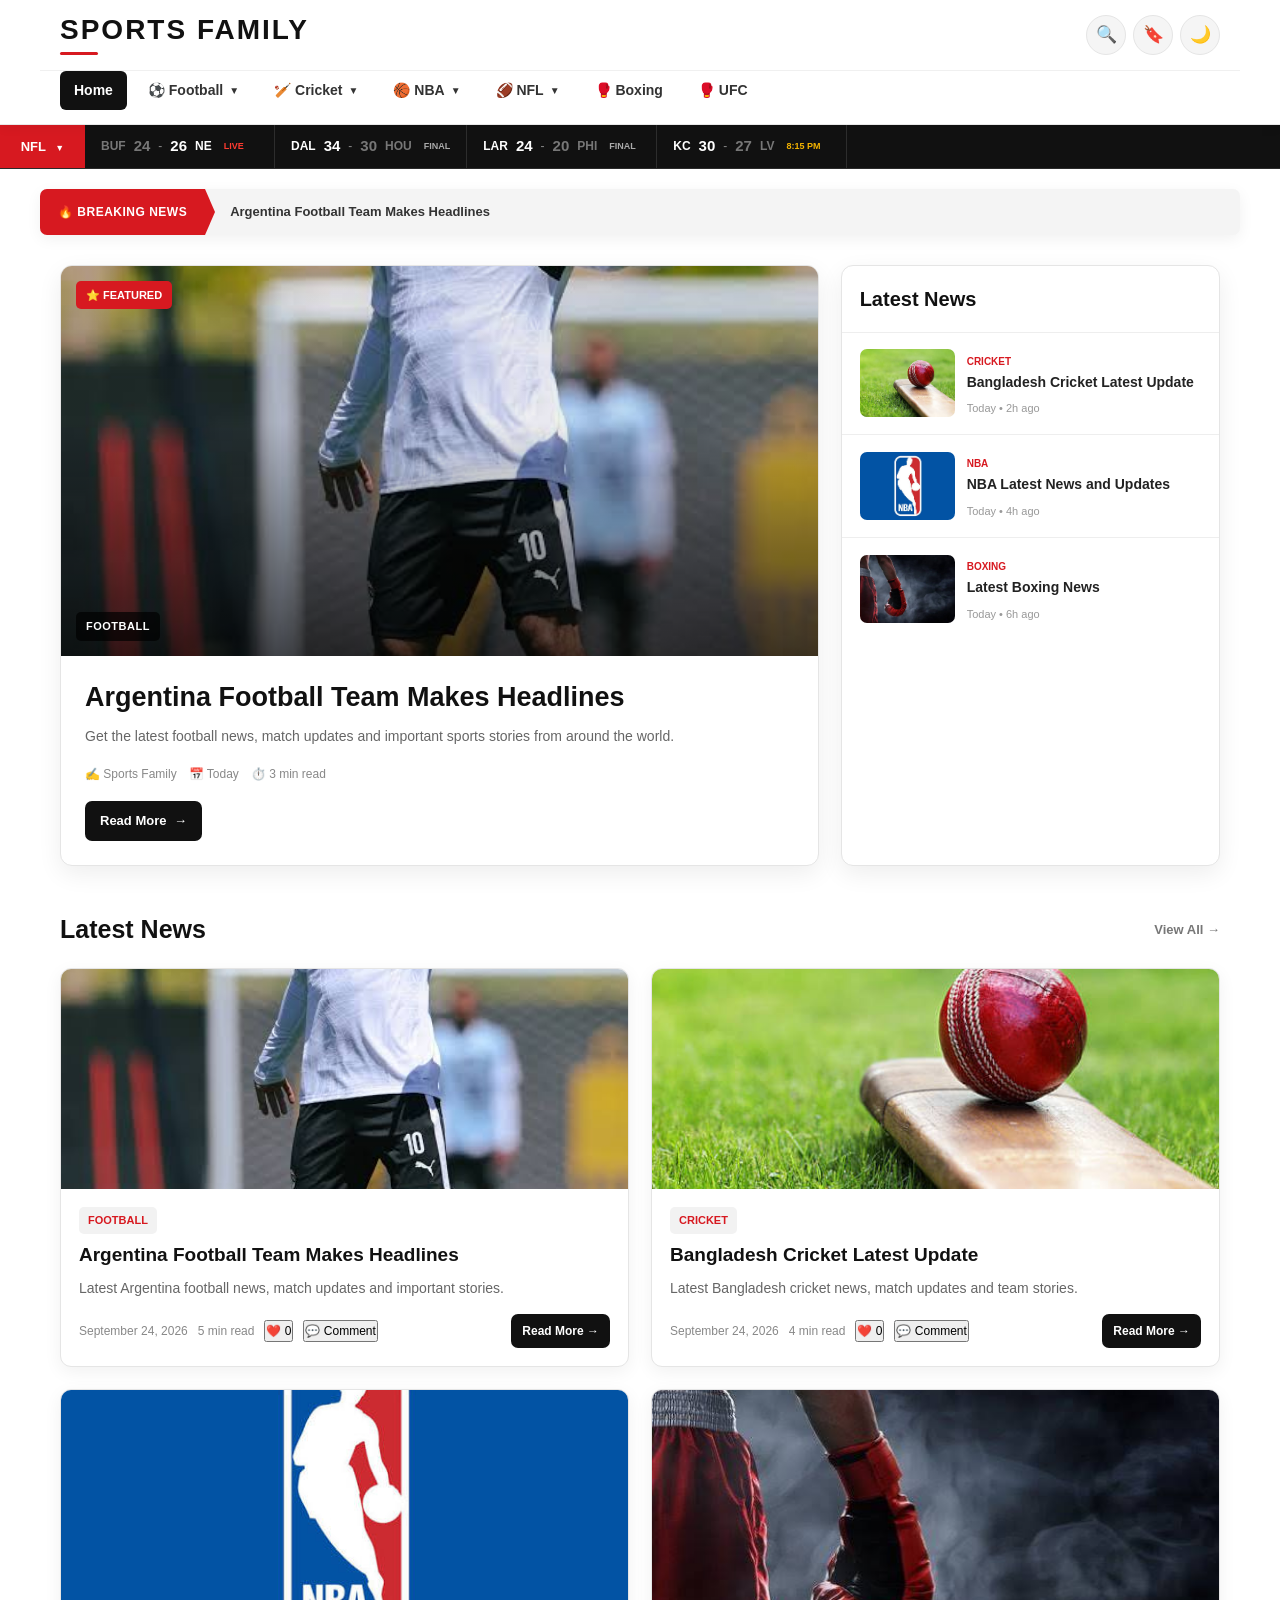
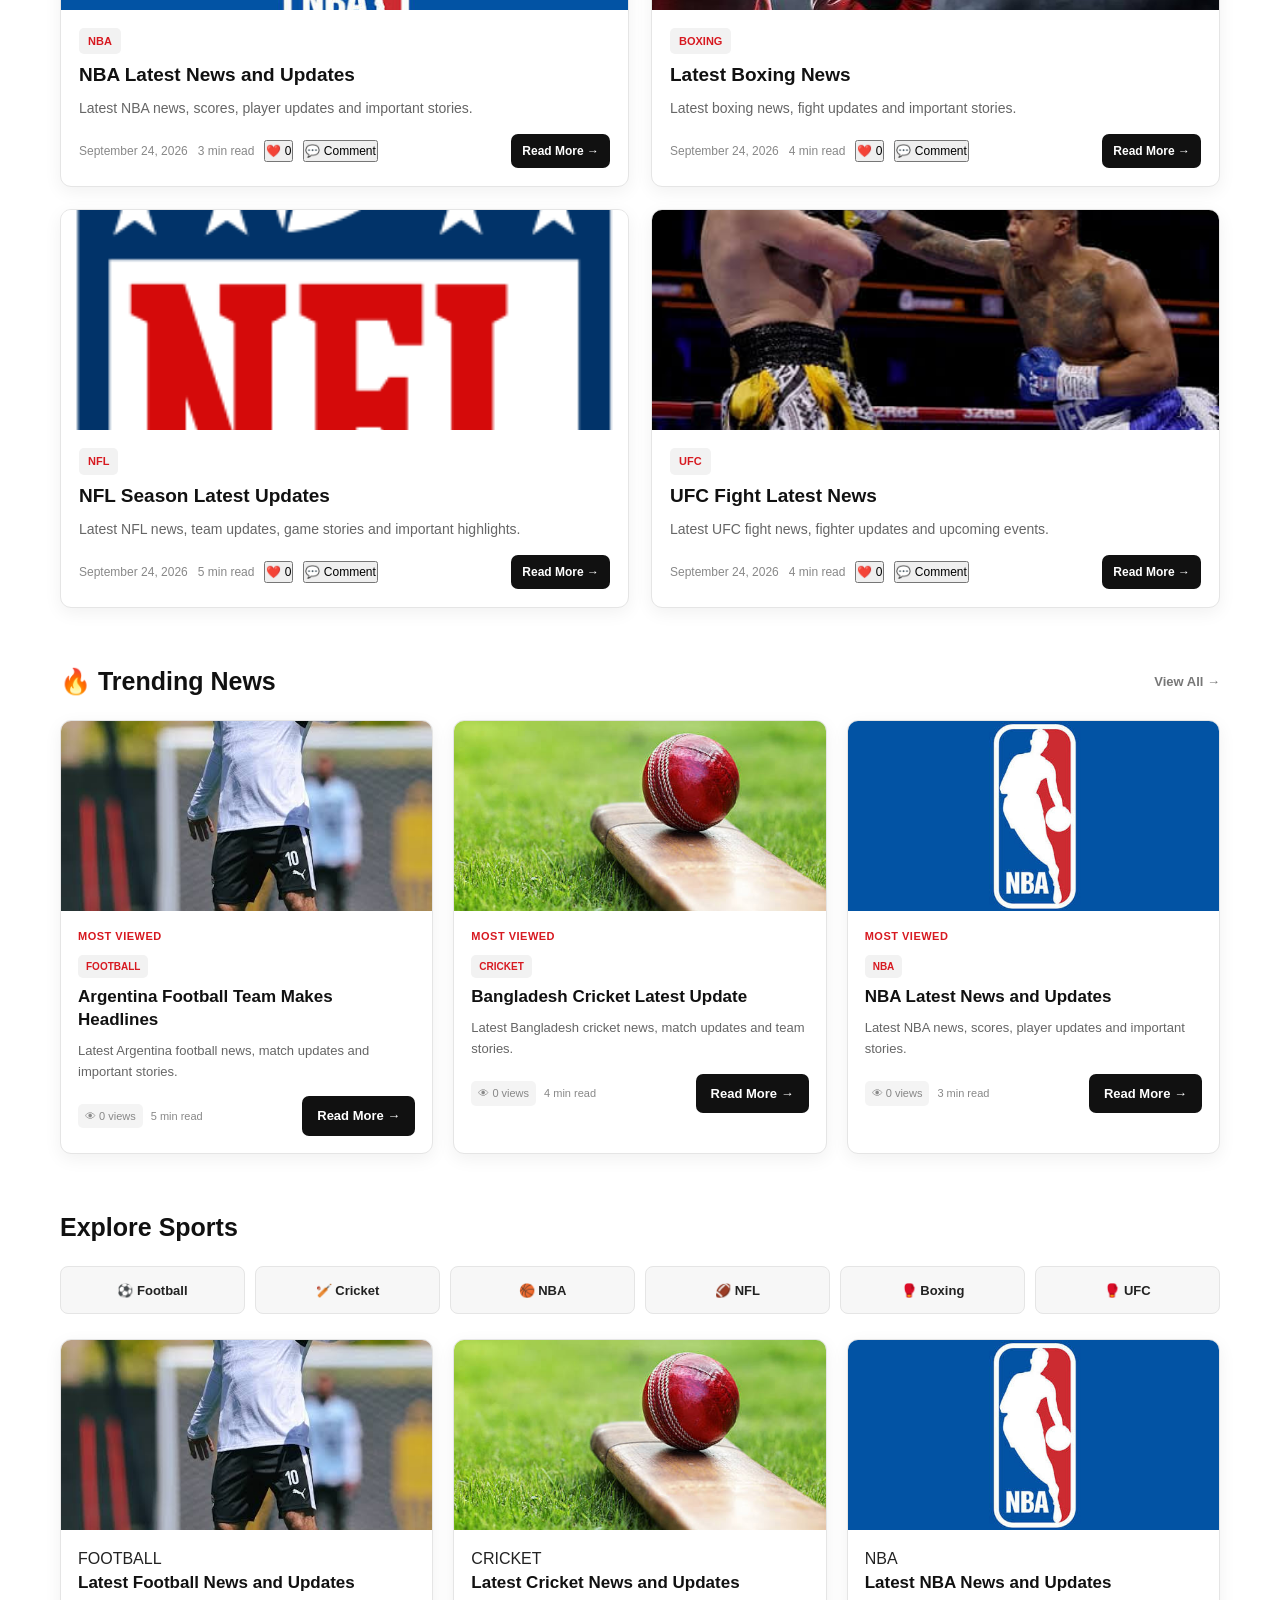
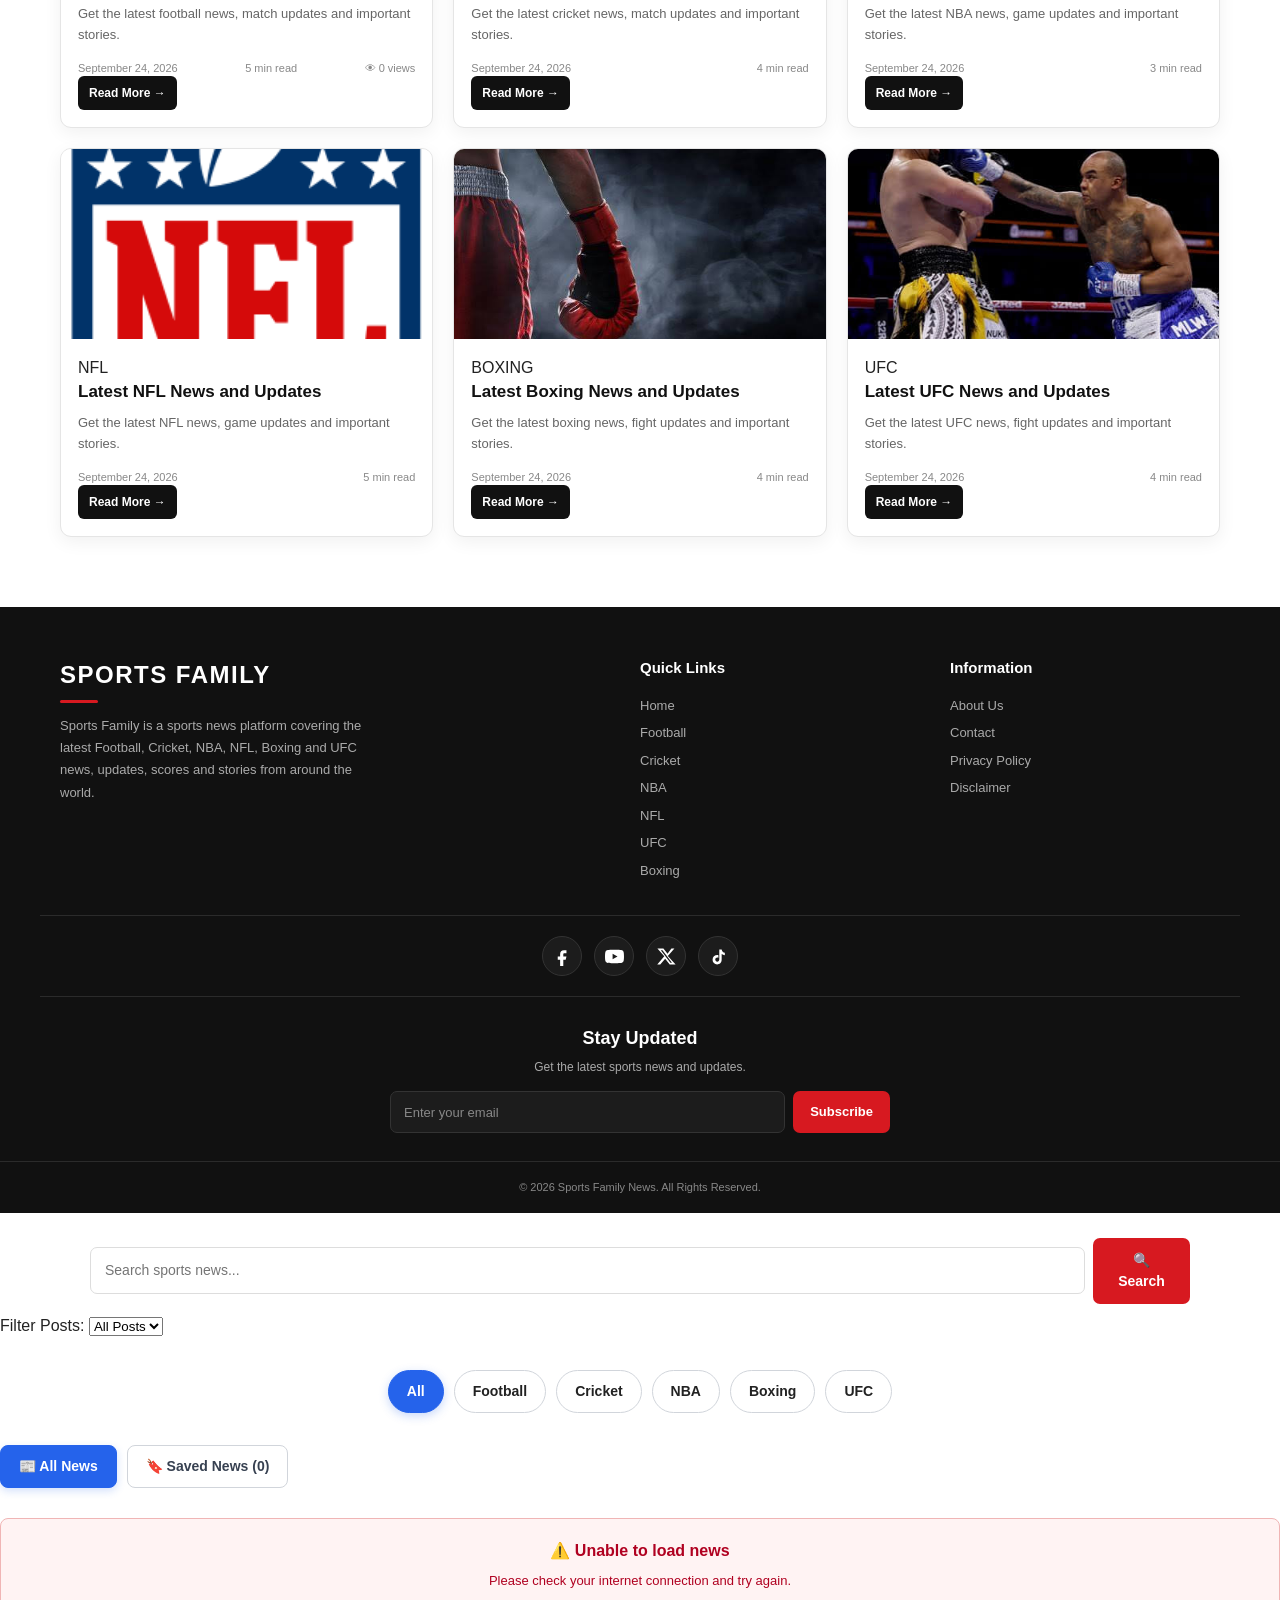
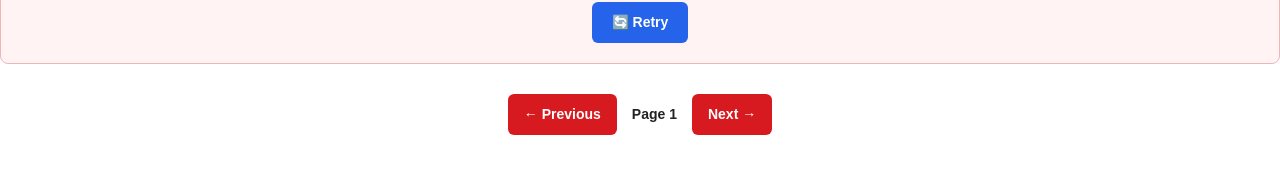
<file: index.html>
<!DOCTYPE html>
<html lang="en">

<head>
  <meta charset="UTF-8">

  <meta name="viewport"
        content="width=device-width, initial-scale=1.0">

  <meta name="description"
        content="Sports Family - Latest Football, Cricket, NBA, NFL, Boxing and UFC News">
  
  <meta name="msvalidate.01" content="B7D09DD4AAACB8328709750E5070A4BB" />

  <meta name="author"
        content="Abdul Alim">

  <title>Sports Family - Sports News</title>

  <link rel="stylesheet" href="style.css">
</head>

<body>


  <!-- =========================
       HEADER
  ========================== -->

  <header class="site-header">

    <div class="header-top">

      <!-- Mobile Menu Button -->
      <button id="menu-btn">☰</button>

      <!-- Website Logo / Name -->
      <h1>SPORTS FAMILY</h1>

      <!-- Header Actions -->
      <div class="header-actions">

  <button id="search-icon">
    🔍
  </button>

  <button id="saved-btn">
    🔖
  </button>

  <button id="dark-mode-btn">
    🌙
  </button>

</div>
     
      
    </div>


    <!-- =========================
         NAVIGATION
    ========================== -->

<nav id="main-nav">

  <button class="nav-btn active">Home</button>

  <!-- Football Dropdown -->
  <div class="nav-dropdown">
    <button class="nav-btn dropdown-btn">
      ⚽ Football <span>▼</span>
    </button>

    <div class="dropdown-menu">
      <button class="dropdown-item" data-category="football">
        Football News
      </button>

      <button class="dropdown-item">
        Premier League
      </button>

      <button class="dropdown-item">
        La Liga
      </button>

      <button class="dropdown-item">
        Champions League
      </button>

      <button class="dropdown-item">
        England Football
      </button>

      <button class="dropdown-item">
        World Cup
      </button>
    </div>
  </div>


  <!-- Cricket Dropdown -->
  <div class="nav-dropdown">
    <button class="nav-btn dropdown-btn">
      🏏 Cricket <span>▼</span>
    </button>

    <div class="dropdown-menu">
      <button class="dropdown-item" data-category="cricket">
        Cricket News
      </button>

      <button class="dropdown-item">
        IPL
      </button>

      <button class="dropdown-item">
        BPL
      </button>

      <button class="dropdown-item">
        Big Bash
      </button>

      <button class="dropdown-item">
        Bangladesh Cricket
      </button>

      <button class="dropdown-item">
        International Cricket
      </button>
    </div>
  </div>


  <!-- NBA Dropdown -->
  <div class="nav-dropdown">
    <button class="nav-btn dropdown-btn">
      🏀 NBA <span>▼</span>
    </button>

    <div class="dropdown-menu">
      <button class="dropdown-item" data-category="nba">
        NBA News
      </button>

      <button class="dropdown-item">
        Scores
      </button>

      <button class="dropdown-item">
        Schedule
      </button>

      <button class="dropdown-item">
        Teams
      </button>
    </div>
  </div>


  <!-- NFL Dropdown -->
  <div class="nav-dropdown">
    <button class="nav-btn dropdown-btn">
      🏈 NFL <span>▼</span>
    </button>

    <div class="dropdown-menu">
      <button class="dropdown-item" data-category="nfl">
        NFL News
      </button>

      <button class="dropdown-item">
        Scores
      </button>

      <button class="dropdown-item">
        Schedule
      </button>

      <button class="dropdown-item">
        Teams
      </button>
    </div>
  </div>


  <button class="nav-btn">🥊 Boxing</button>

  <button class="nav-btn">🥊 UFC</button>

</nav>

    <!-- =========================
     SEARCH BOX
========================= -->

<div id="search-box">

  <input
    type="text"
    id="search-input"
    placeholder="Search sports news..."
  >

  <button id="search-btn">
    Search
  </button>
  
  <button id="search-close-btn" type="button">
  ✕
</button>

</div>

  </header>

  <!-- =========================
     SPORTS SCORE STRIP
========================= -->

<section class="score-strip">
 
     <div class="score-title">

  <button
    id="score-sport-btn"
    type="button"
  >
    NFL
    <span>▼</span>
  </button>

  <div
    id="score-sport-menu"
    class="score-sport-menu"
  >

    <button type="button" data-sport="NFL">
      NFL
    </button>

    <button type="button" data-sport="Football">
      Football
    </button>

    <button type="button" data-sport="Cricket">
      Cricket
    </button>

    <button type="button" data-sport="NBA">
      NBA
    </button>

  </div>

</div>


  <div class="score-list">

    <div class="score-item">

      <span class="team">BUF</span>

      <strong>24</strong>

      <span class="score-vs">-</span>

      <strong>26</strong>

      <span class="team">NE</span>

      <small class="score-live">LIVE</small>

    </div>


    <div class="score-item">

      <span class="team">DAL</span>

      <strong>34</strong>

      <span class="score-vs">-</span>

      <strong>30</strong>

      <span class="team">HOU</span>

      <small class="score-upcoming">8:15 PM</small>

    </div>


    <div class="score-item">

      <span class="team">LAR</span>

      <strong>24</strong>

      <span class="score-vs">-</span>

      <strong>20</strong>

      <span class="team">PHI</span>

      <small>FINAL</small>

    </div>
    
    <div class="score-item">

  <span class="team">KC</span>

  <strong>30</strong>

  <span class="score-vs">-</span>

  <strong>27</strong>

  <span class="team">LV</span>

  <small>FINAL</small>

</div>


<div class="score-item">

  <span class="team">LAC</span>

  <strong>23</strong>

  <span class="score-vs">-</span>

  <strong>30</strong>

  <span class="team">SEA</span>

  <small>FINAL</small>

</div>


<div class="score-item">

  <span class="team">DEN</span>

  <strong>14</strong>

  <span class="score-vs">-</span>

  <strong>24</strong>

  <span class="team">SF</span>

  <small>FINAL</small>

</div>


  </div>

</section>

<!-- =========================
     MATCH DETAILS PANEL
========================= -->

<div
  id="match-details-panel"
  class="match-details-panel"
  style="display:none;"
>

  <button
    id="close-match-details"
    class="close-match-details"
    type="button"
  >
    ✕
  </button>

  <div class="match-details-header">

    <span id="match-sport">
      NFL
    </span>

    <span id="match-status">
      LIVE
    </span>

  </div>

  <div class="match-teams">

    <div class="match-team">

  <div
    id="match-logo1"
    class="match-logo"
  >
    🏈
  </div>

  <strong id="match-team1">
    BUF
  </strong>

  <span id="match-score1">
    24
  </span>

</div>

    <div class="match-vs">
      -
    </div>
    
    <div class="match-team">

  <span id="match-score2">
    26
  </span>

  <strong id="match-team2">
    NE
  </strong>

  <div
    id="match-logo2"
    class="match-logo"
  >
    🏈
  </div>

</div>


  </div>

  <div class="match-extra">

    <p>
      <strong>Venue:</strong>
      <span id="match-venue">
        Sports Family Stadium
      </span>
    </p>

    <p>
      <strong>Time:</strong>
      <span id="match-time">
        Live
      </span>
    </p>

  </div>

</div>


  <!-- =========================
       MAIN CONTENT
  ========================== -->

  <main>


    <!-- =========================
         BREAKING NEWS
    ========================== -->

    <section class="breaking-news">

      <div class="breaking-title">
        🔥 BREAKING NEWS
      </div>

      <div class="breaking-content">

<p
  class="breaking-link"
  data-id="1"
  tabindex="0"
>
  Argentina football team makes headlines
  around the world.
</p>

      </div>

    </section>



    <!-- =========================
         HERO SECTION
    ========================== -->

    <section class="hero-section">

      <!-- Featured News -->
       
       <article class="featured-news">

  <div class="featured-image">

    <img
      src="football.jpeg"
      alt="Featured Sports News">
      
      <span class="featured-badge">⭐ FEATURED</span>

    <span class="hero-category">
      FOOTBALL
    </span>

  </div>

  <div class="featured-content">

    <h2>
      Argentina Football Team
      Makes Headlines
    </h2>

    <p>
      Get the latest football news,
      match updates and important
      sports stories from around
      the world.
    </p>
    
    <div class="featured-meta">

  <span>✍️ Sports Family</span>

  <span>📅 Today</span>

  <span>⏱️ 3 min read</span>

</div>

<button
  class="read-more-btn"
  data-id="1">

  <span>Read More</span>
  <span class="btn-arrow">→</span>

</button>

  </div>

</article>
      <!-- Latest News -->

      <aside
      class="latest-news">

        <h2>
          Latest News
        </h2>

        <article class="latest-item" data-id="2" tabindex="0">
          
          <img src="cricket.jpeg"
               alt="Cricket News">
               
          <div>
            <span>CRICKET</span>

            <h3>
              Bangladesh Cricket
              Latest Update
            </h3>
            
            <small class="latest-time">
             Today • 2h ago
            </small>

          </div>

        </article>


        <article 
        class="latest-item"
        data-id="9" tabindex="0">

          <img src="nba.jpeg"
               alt="NBA News">

          <div>
            <span>NBA</span>

            <h3>
              NBA Latest News
              and Updates
            </h3>
            <small class="latest-time">
  Today • 4h ago
</small>

          </div>

        </article>


        <article class="latest-item" data-id="4" tabindex="0">

          <img src="boxing.jpeg"
               alt="Boxing News">

          <div>
            <span>BOXING</span>

            <h3>
              Latest Boxing
              News
            </h3>
<small class="latest-time">
  Today • 6h ago
</small>
          </div>

        </article>

      </aside>

    </section>



    <!-- =========================
         LATEST NEWS
    ========================== -->

    <section class="latest-section">
      <!-- Loading Skeleton -->

<div id="loading-skeleton" class="loading-skeleton">

  <div class="skeleton-card">
    <div class="skeleton-image"></div>

    <div class="skeleton-content">
      <div class="skeleton-line small"></div>
      <div class="skeleton-line title"></div>
      <div class="skeleton-line"></div>
      <div class="skeleton-line"></div>
    </div>
  </div>

  <div class="skeleton-card">
    <div class="skeleton-image"></div>

    <div class="skeleton-content">
      <div class="skeleton-line small"></div>
      <div class="skeleton-line title"></div>
      <div class="skeleton-line"></div>
      <div class="skeleton-line"></div>
    </div>
  </div>

  <div class="skeleton-card">
    <div class="skeleton-image"></div>

    <div class="skeleton-content">
      <div class="skeleton-line small"></div>
      <div class="skeleton-line title"></div>
      <div class="skeleton-line"></div>
      <div class="skeleton-line"></div>
    </div>
  </div>

</div>


      <div class="section-header">

        <h2>
          Latest News
        </h2>

<button id="view-all-latest">
  View All →
</button>

      </div>


      <div class="news-grid">

        <!-- News Card 1 -->

        <article class="news-card">

          <img src="football.jpeg"
               alt="Football News">

          <div class="news-content">

            <span class="category">
              FOOTBALL
            </span>

            <h3>
              Latest Football
              News and Updates
            </h3>

            <p>
              Latest match news,
              results and updates.
            </p>

            <div class="news-meta">

              <span>
                Sep 24, 2026
              </span>

              <span>
                5 min read
              </span>

            </div>

          </div>

        </article>



        <!-- News Card 2 -->

        <article class="news-card">

          <img src="cricket.jpeg"
               alt="Cricket News">

          <div class="news-content">

            <span class="category">
              CRICKET
            </span>

            <h3>
              Bangladesh Cricket
              Latest News
            </h3>

            <p>
              Get the latest cricket
              updates and stories.
            </p>

            <div class="news-meta">

              <span>
                Sep 24, 2026
              </span>

              <span>
                4 min read
              </span>

            </div>

          </div>

        </article>



        <!-- News Card 3 -->

        <article class="news-card">

          <img src="nba.jpeg"
               alt="NBA News">

          <div class="news-content">

            <span class="category">
              NBA
            </span>

            <h3>
              NBA Latest News
              and Updates
            </h3>

            <p>
              Latest NBA news,
              scores and stories.
            </p>

            <div class="news-meta">

              <span>
                Sep 24, 2026
              </span>

              <span>
                3 min read
              </span>

            </div>

          </div>

        </article>

      </div>

    </section>



    <!-- =========================
         TRENDING NEWS
    ========================== -->

    <section class="trending-section">

      <div class="section-header">

        <h2>
          🔥 Trending News
        </h2>

       <button id="view-all-trending">
  View All →
</button>
      </div>

      <div id="trending-grid">

        <!-- JavaScript will add
             trending news here -->

      </div>

    </section>



    <!-- =========================
         SPORTS CATEGORIES
    ========================== -->

    <section class="sports-section">

      <h2>
        Explore Sports
      </h2>

      <div class="sports-categories">

        <button>⚽ Football</button>

        <button>🏏 Cricket</button>

        <button>🏀 NBA</button>

        <button>🏈 NFL</button>

        <button>🥊 Boxing</button>

        <button>🥊 UFC</button>

      </div>
      
      <div class="sports-news-grid">

  <article class="sports-news-card">

    <img
      src="football.jpeg"
      alt="Football News">

    <div class="sports-news-content">

      <span>FOOTBALL</span>

      <h3>
        Latest Football News
        and Updates
      </h3>

      <p>
        Get the latest football
        news, match updates and
        important stories.
      </p>
      
<div class="sports-news-meta">

  <span>
    September 24, 2026
  </span>

  <span>
    5 min read
  </span>
  
  <span>
  👁 0 views
</span>

</div>

      <button
        class="sports-read-more"
        data-id="1">
        Read More →
      </button>

    </div>

  </article>
  
  <!-- Cricket -->

<article class="sports-news-card">

  <img
    src="cricket.jpeg"
    alt="Cricket News">

  <div class="sports-news-content">

    <span>CRICKET</span>

    <h3>
      Latest Cricket News
      and Updates
    </h3>

    <p>
      Get the latest cricket
      news, match updates and
      important stories.
    </p>
    <div class="sports-news-meta">

  <span>
    September 24, 2026
  </span>

  <span>
    4 min read
  </span>

</div>

    <button
      class="sports-read-more"
      data-id="2">
      Read More →
    </button>

  </div>

</article>


<!-- NBA -->

<article class="sports-news-card">

  <img
    src="nba.jpeg"
    alt="NBA News">

  <div class="sports-news-content">

    <span>NBA</span>

    <h3>
      Latest NBA News
      and Updates
    </h3>

    <p>
      Get the latest NBA
      news, game updates and
      important stories.
    </p>
    
    <div class="sports-news-meta">

  <span>
    September 24, 2026
  </span>

  <span>
    3 min read
  </span>

</div>

    <button
      class="sports-read-more"
      data-id="9">
      Read More →
    </button>

  </div>

</article>


<!-- NFL -->

<article class="sports-news-card">

  <img
    src="nfl.png"
    alt="NFL News">

  <div class="sports-news-content">

    <span>NFL</span>

    <h3>
      Latest NFL News
      and Updates
    </h3>

    <p>
      Get the latest NFL
      news, game updates and
      important stories.
    </p>
    
    <div class="sports-news-meta">

  <span>
    September 24, 2026
  </span>

  <span>
    5 min read
  </span>

</div>

    <button
      class="sports-read-more"
      data-id="5">
      Read More →
    </button>

  </div>

</article>


<!-- Boxing -->

<article class="sports-news-card">

  <img
    src="boxing.jpeg"
    alt="Boxing News">

  <div class="sports-news-content">

    <span>BOXING</span>

    <h3>
      Latest Boxing News
      and Updates
    </h3>

    <p>
      Get the latest boxing
      news, fight updates and
      important stories.
    </p>
    <div class="sports-news-meta">

  <span>
    September 24, 2026
  </span>

  <span>
    4 min read
  </span>

</div>

    <button
      class="sports-read-more"
      data-id="10">
      Read More →
    </button>

  </div>

</article>


<!-- UFC -->

<article class="sports-news-card">

  <img
    src="ufc.jpeg"
    alt="UFC News">

  <div class="sports-news-content">

    <span>UFC</span>

    <h3>
      Latest UFC News
      and Updates
    </h3>

    <p>
      Get the latest UFC
      news, fight updates and
      important stories.
    </p>
    <div class="sports-news-meta">

  <span>
    September 24, 2026
  </span>

  <span>
    4 min read
  </span>

</div>

    <button
      class="sports-read-more"
      data-id="6">
      Read More →
    </button>

  </div>

</article>


</div>

    </section>


  </main>




<!-- =========================
     FOOTER
========================== -->

<footer class="site-footer">

  <div class="footer-content">

    <!-- About -->
    <div class="footer-about">

      <h2>
        SPORTS FAMILY
      </h2>

<p>
  Sports Family is a sports news platform covering the latest
  Football, Cricket, NBA, NFL, Boxing and UFC news, updates,
  scores and stories from around the world.
</p>
    </div>


    <!-- Quick Links -->
    <div class="footer-column">

      <h3>
        Quick Links
      </h3>

      <a href="#">
        Home
      </a>

      <a href="#">
        Football
      </a>

      <a href="#">
        Cricket
      </a>

      <a href="#">
        NBA
      </a>
      <a href="#">
        NFL
      </a>
      <a href="#">
        UFC
      </a>
      <a href="#">
        Boxing
      </a>

    </div>


    <!-- Information -->
    <div class="footer-column">

      <h3>
        Information
      </h3>

      <a href="about.html">
        About Us
      </a>

      <a href="contact.html">
        Contact
      </a>

      <a href="privacy.html">
        Privacy Policy
      </a>

      <a href="disclaimer.html">
        Disclaimer
      </a>

    </div>

  </div>

<!-- Social Links -->

<div class="footer-social">

  <!-- Facebook -->
  <a href="https://web.facebook.com/Alimhp07"
  target="_blank" 
  rel="noopener noreferrer"
  aria-label="Facebook">

    <svg viewBox="0 0 24 24" aria-hidden="true">
      <path d="M14 8h3V4h-3c-3.3 0-5 1.7-5 5v3H6v4h3v8h4v-8h3l1-4h-4V9c0-.7.3-1 1-1z"/>
    </svg>

  </a>


  <!-- YouTube -->
  <a href="#" aria-label="YouTube">

    <svg viewBox="0 0 24 24" aria-hidden="true">
      <path d="M23.5 6.2a3 3 0 0 0-2.1-2.1C19.5 3.5 12 3.5 12 3.5s-7.5 0-9.4.6A3 3 0 0 0 .5 6.2C0 8.1 0 12 0 12s0 3.9.5 5.8a3 3 0 0 0 2.1 2.1c1.9.6 9.4.6 9.4.6s7.5 0 9.4-.6a3 3 0 0 0 2.1-2.1c.5-1.9.5-5.8.5-5.8s0-3.9-.5-5.8zM9.6 15.5v-7l6.2 3.5-6.2 3.5z"/>
    </svg>

  </a>


  <!-- X / Twitter -->
  <a href="#" aria-label="X">

    <svg viewBox="0 0 24 24" aria-hidden="true">
      <path d="M18.2 2H22l-8.3 9.5L23.5 22h-7.4l-5.8-7.1L4.1 22H.3l8.9-10.2L.5 2h7.6l5.2 6.5L18.2 2zm-1.3 17.8h2L6.9 4H4.8l12.1 15.8z"/>
    </svg>

  </a>


  <!-- TikTok -->
  <a href="#" aria-label="TikTok">

    <svg viewBox="0 0 24 24" aria-hidden="true">
      <path d="M16 3c.4 2.4 1.8 4 4 4.2v3.1c-1.5-.1-2.8-.6-4-1.5v7.1c0 4.2-2.7 6.1-5.7 6.1A5.8 5.8 0 0 1 4.5 16c0-3.4 2.6-5.8 6.2-5.8.4 0 .8 0 1.2.1v3.2c-.4-.1-.7-.2-1.1-.2-1.6 0-2.9 1-2.9 2.6 0 1.5 1.2 2.6 2.5 2.6 1.5 0 2.6-.9 2.6-3V3H16z"/>
    </svg>

  </a>

</div>

<!-- Newsletter -->

<div class="footer-newsletter">

  <h3>
    Stay Updated
  </h3>

  <p>
    Get the latest sports news and updates.
  </p>

  <div class="newsletter-form">

    <input
      type="email"
      id="newsletter-email"
      placeholder="Enter your email"
    >

    <button id="subscribe-btn">
      Subscribe
    </button>

  </div>

</div>


  <!-- Footer Bottom -->

  <div class="footer-bottom">

    © 2026 Sports Family News.
    All Rights Reserved.

  </div>

</footer>

<!-- =========================
     API SEARCH
========================= -->
<div class="api-search">

  <input
    type="text"
    id="api-search-input"
    placeholder="Search sports news..."
  >

  <button
    id="api-search-btn"
    type="button">
    🔍 Search
  </button>

</div>



<!-- API CATEGORY FILTER -->

<div class="api-filter">

  <label for="api-user-filter">
    Filter Posts:
  </label>

  <select id="api-user-filter">
    <option value="all">All Posts</option>
    <option value="1">User 1</option>
    <option value="2">User 2</option>
    <option value="3">User 3</option>
    <option value="4">User 4</option>
    <option value="5">User 5</option>
    <option value="6">User 6</option>
  </select>

</div>


<div class="api-category-filter">

  <button class="api-cat-btn active" data-category="all">
    All
  </button>

  <button class="api-cat-btn" data-category="football">
    Football
  </button>

  <button class="api-cat-btn" data-category="cricket">
    Cricket
  </button>

  <button class="api-cat-btn" data-category="nba">
    NBA
  </button>

  <button class="api-cat-btn" data-category="boxing">
    Boxing
  </button>

  <button class="api-cat-btn" data-category="ufc">
    UFC
  </button>

</div>


<div class="api-saved-filter">

  <button
    type="button"
    id="api-show-all-btn"
    class="api-saved-filter-btn active"
  >
    📰 All News
  </button>

  
<button
  type="button"
  id="api-show-saved-btn"
  class="api-saved-filter-btn"
>
  🔖 Saved News (<span id="saved-api-count">0</span>)
</button>


</div>



<div id="api-test"></div>

<!-- =========================
     API PAGINATION
========================= -->

<div class="api-pagination">

  <button id="api-prev-btn" type="button">
    ← Previous
  </button>

  <span id="api-page-number">
    Page 1
  </span>

  <button id="api-next-btn" type="button">
    Next →
  </button>

</div>



  <script src="main.js"></script>

</body>

</html>
</file>
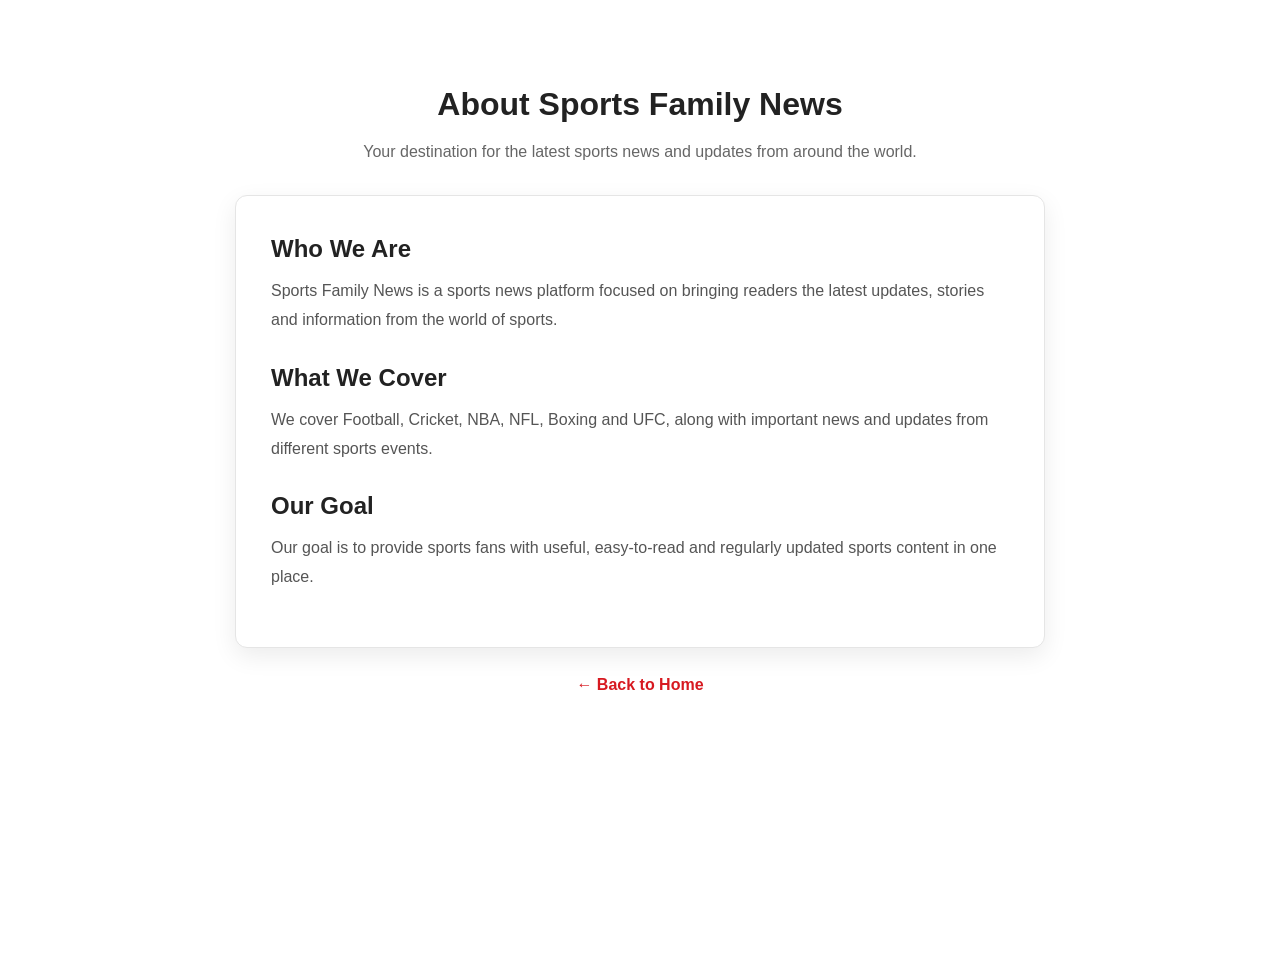
<file: about.html>
<!DOCTYPE html>
<html lang="en">

<head>

  <meta charset="UTF-8">

  <meta
    name="viewport"
    content="width=device-width, initial-scale=1.0"
  >

  <meta
    name="description"
    content="Learn more about Sports Family News."
  >

  <title>About Us | Sports Family News</title>

  <link rel="stylesheet" href="style.css">

</head>

<body>

  <main class="about-page">

    <div class="about-header">

      <h1>
        About Sports Family News
      </h1>

      <p>
        Your destination for the latest sports news
        and updates from around the world.
      </p>

    </div>


    <section class="about-card">

      <h2>
        Who We Are
      </h2>

      <p>
        Sports Family News is a sports news platform
        focused on bringing readers the latest updates,
        stories and information from the world of sports.
      </p>


      <h2>
        What We Cover
      </h2>

      <p>
        We cover Football, Cricket, NBA, NFL, Boxing
        and UFC, along with important news and updates
        from different sports events.
      </p>


      <h2>
        Our Goal
      </h2>

      <p>
        Our goal is to provide sports fans with useful,
        easy-to-read and regularly updated sports content
        in one place.
      </p>

    </section>


    <a
      class="back-home"
      href="index.html"
    >
      ← Back to Home
    </a>

  </main>

</body>

</html>
</file>
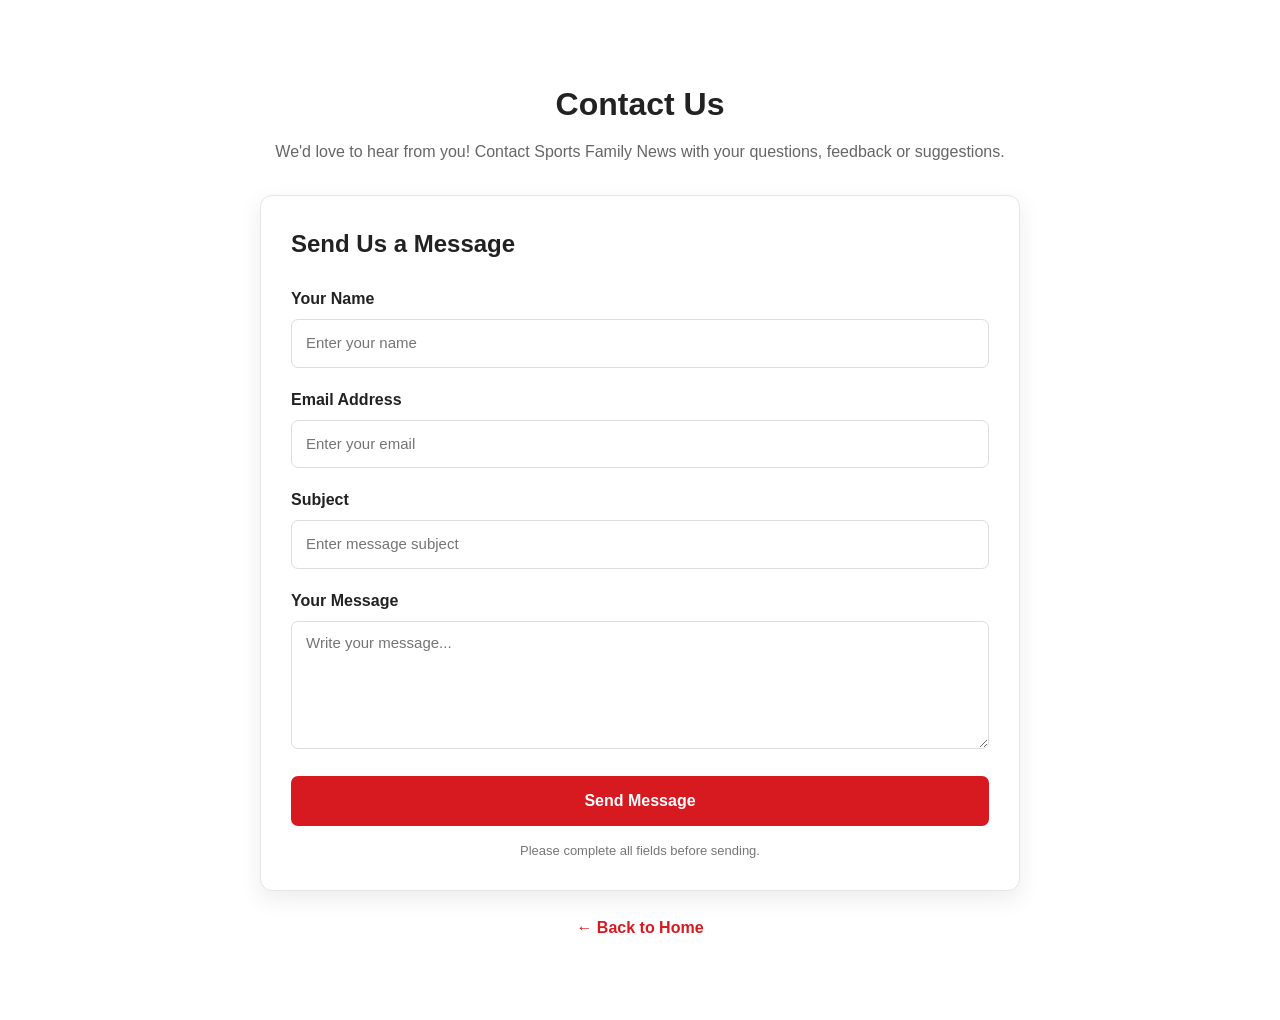
<file: contact.html>
<!DOCTYPE html>
<html lang="en">

<head>
  <meta charset="UTF-8">

  <meta
    name="viewport"
    content="width=device-width, initial-scale=1.0"
  >

  <meta
    name="description"
    content="Contact Sports Family News for questions, feedback and sports news inquiries."
  >

  <title>Contact Us | Sports Family News</title>

  <link rel="stylesheet" href="style.css">
</head>

<body>

  <main class="contact-page">

    <div class="contact-header">

      <h1>Contact Us</h1>

      <p>
        We'd love to hear from you!
        Contact Sports Family News with your
        questions, feedback or suggestions.
      </p>

    </div>

    <section class="contact-card">

      <h2>Send Us a Message</h2>

      <form id="contact-form">

        <div class="form-group">

          <label for="contact-name">
            Your Name
          </label>

          <input
            type="text"
            id="contact-name"
            name="name"
            placeholder="Enter your name"
            required
          >

        </div>

        <div class="form-group">

          <label for="contact-email">
            Email Address
          </label>

          <input
            type="email"
            id="contact-email"
            name="email"
            placeholder="Enter your email"
            required
          >

        </div>

        <div class="form-group">

          <label for="contact-subject">
            Subject
          </label>

          <input
            type="text"
            id="contact-subject"
            name="subject"
            placeholder="Enter message subject"
            required
          >

        </div>

        <div class="form-group">

          <label for="contact-message">
            Your Message
          </label>

          <textarea
            id="contact-message"
            name="message"
            rows="6"
            placeholder="Write your message..."
            required
          ></textarea>

        </div>

        <button type="submit">
          Send Message
        </button>

      </form>

      <p class="contact-note">
        Please complete all fields before sending.
      </p>

    </section>

    <a class="back-home" href="index.html">
      ← Back to Home
    </a>

  </main>
  
  <script src="contact.js"></script>

</body>

</html>
</file>
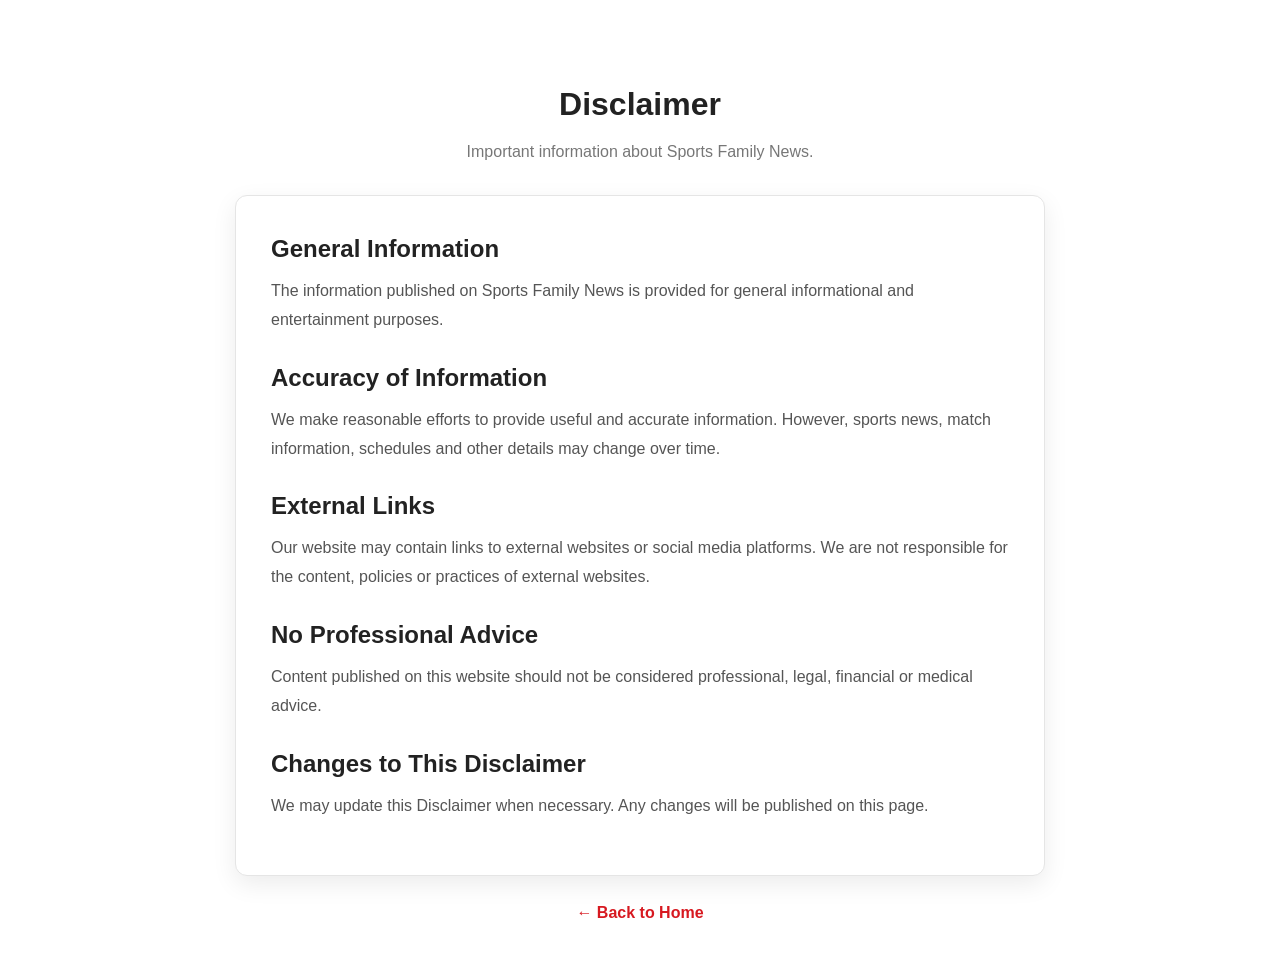
<file: disclaimer.html>
<!DOCTYPE html>
<html lang="en">

<head>

  <meta charset="UTF-8">

  <meta
    name="viewport"
    content="width=device-width, initial-scale=1.0"
  >

  <meta
    name="description"
    content="Disclaimer for Sports Family News."
  >

  <title>Disclaimer | Sports Family News</title>

  <link rel="stylesheet" href="style.css">

</head>

<body>

  <main class="disclaimer-page">

    <div class="disclaimer-header">

      <h1>
        Disclaimer
      </h1>

      <p>
        Important information about Sports Family News.
      </p>

    </div>


    <section class="disclaimer-card">

      <h2>
        General Information
      </h2>

      <p>
        The information published on Sports Family News
        is provided for general informational and
        entertainment purposes.
      </p>


      <h2>
        Accuracy of Information
      </h2>

      <p>
        We make reasonable efforts to provide useful and
        accurate information. However, sports news,
        match information, schedules and other details
        may change over time.
      </p>


      <h2>
        External Links
      </h2>

      <p>
        Our website may contain links to external websites
        or social media platforms. We are not responsible
        for the content, policies or practices of external
        websites.
      </p>


      <h2>
        No Professional Advice
      </h2>

      <p>
        Content published on this website should not be
        considered professional, legal, financial or
        medical advice.
      </p>


      <h2>
        Changes to This Disclaimer
      </h2>

      <p>
        We may update this Disclaimer when necessary.
        Any changes will be published on this page.
      </p>

    </section>


    <a
      class="back-home"
      href="index.html"
    >
      ← Back to Home
    </a>

  </main>

</body>

</html>
</file>
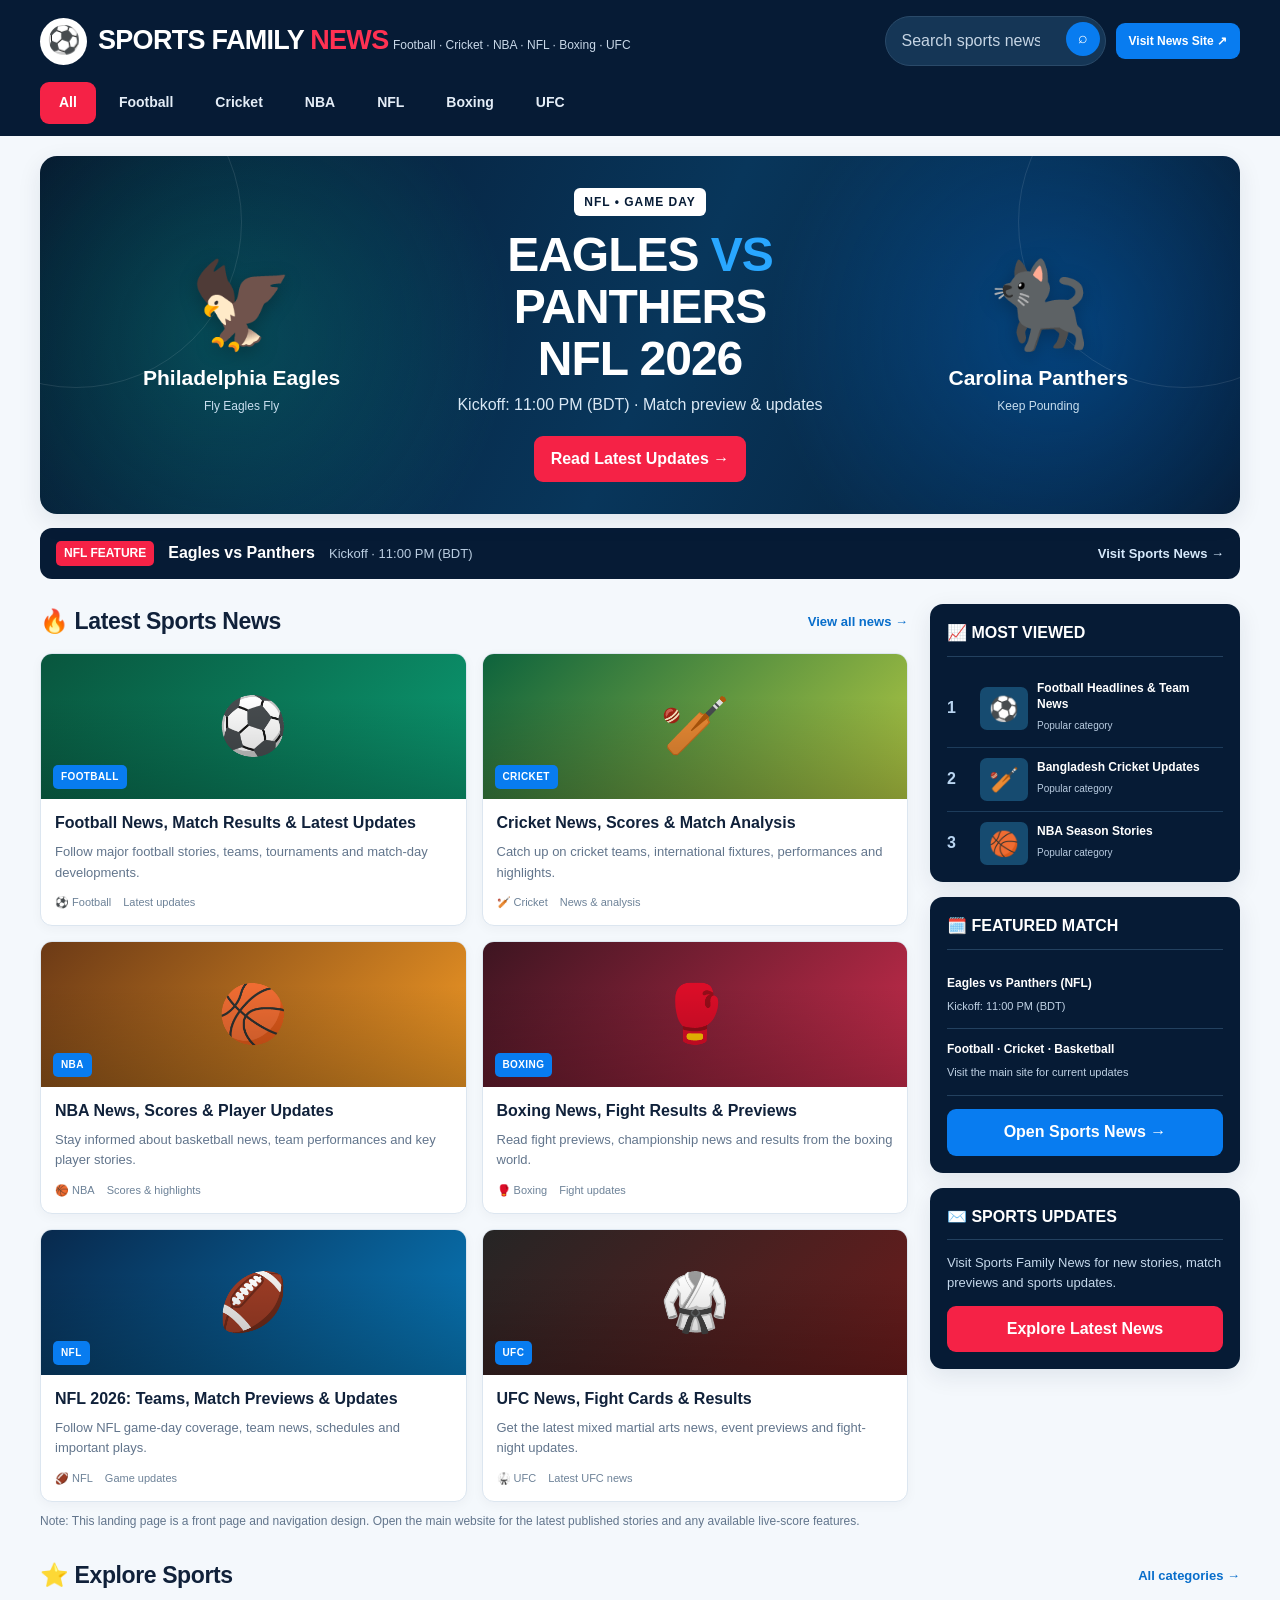
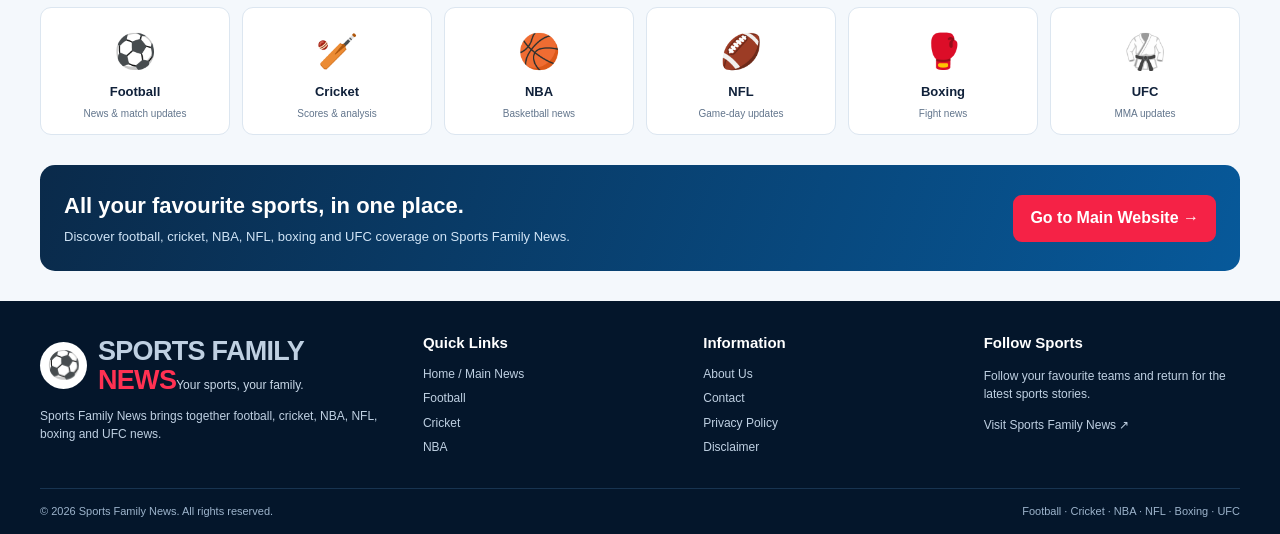
<file: EaglesvsPanthersNFL2026Live.html>
<!DOCTYPE html>
<html lang="en">
<head>
  <meta charset="UTF-8">
  <meta name="viewport" content="width=device-width, initial-scale=1.0">
  <meta name="description" content="Sports Family News brings you the latest football, cricket, NBA, NFL, boxing and UFC news, match updates, scores and highlights.">
  <meta name="author" content="Abdul Alim">
  <meta name="theme-color" content="#061b35">
  <title>Sports Family News | Latest Sports News, Scores & Highlights</title>
  <style>
    :root {
      --navy: #061b35;
      --navy2: #09294c;
      --blue: #087cf0;
      --red: #f52246;
      --ink: #10213a;
      --muted: #62758c;
      --line: #dce6f0;
      --paper: #f4f8fc;
      --white: #fff;
      --radius: 15px;
      --shadow: 0 7px 24px rgba(8, 32, 62, .09);
    }
    * { box-sizing: border-box; }
    html { scroll-behavior: smooth; }
    body {
      margin: 0; font-family: Arial, Helvetica, sans-serif;
      color: var(--ink); background: var(--paper); line-height: 1.55;
    }
    a { color: inherit; text-decoration: none; }
    button, input { font: inherit; }
    .wrap { width: min(1200px, calc(100% - 32px)); margin: auto; }
    .topbar { background: var(--navy); color: var(--white); }
    .header-row { min-height: 82px; display: flex; align-items: center; justify-content: space-between; gap: 20px; }
    .brand { display: flex; align-items: center; gap: 11px; min-width: 0; }
    .brand-ball { width: 47px; height: 47px; border-radius: 50%; display: grid; place-items: center; background: #fff; color: var(--navy); font-size: 27px; flex-shrink: 0; }
    .brand-name { font-size: clamp(19px, 3vw, 27px); font-weight: 900; line-height: 1.05; letter-spacing: -.7px; }
    .brand-name span { color: #ff3152; }
    .tagline { font-size: 12px; color: #c9d8e8; margin-top: 5px; }
    .header-actions { display: flex; align-items: center; gap: 10px; }
    .search { display: flex; background: #153656; border: 1px solid #2a4a69; border-radius: 30px; padding: 5px; }
    .search input { width: 175px; border: 0; outline: 0; background: transparent; color: white; padding: 7px 11px; }
    .search input::placeholder { color: #c6d5e4; }
    .search button { border: 0; background: var(--blue); color: white; border-radius: 50%; width: 34px; height: 34px; cursor: pointer; }
    .nav { display: flex; gap: 4px; padding: 0 0 12px; overflow-x: auto; }
    .nav a { color: #e4edf7; font-size: 14px; font-weight: 700; padding: 10px 19px; border-radius: 9px; white-space: nowrap; }
    .nav a:hover, .nav a.active { background: var(--red); color: white; }
    .hero {
      margin: 20px 0 14px; overflow: hidden; border-radius: 17px; color: white;
      background:
        radial-gradient(circle at 15% 50%, rgba(5, 206, 167, .24), transparent 28%),
        radial-gradient(circle at 85% 50%, rgba(0, 132, 255, .32), transparent 28%),
        linear-gradient(115deg, #06162d, #08365b 52%, #061a32);
      box-shadow: var(--shadow); position: relative;
    }
    .hero::before, .hero::after { content: ""; position: absolute; border-radius: 50%; border: 1px solid rgba(255,255,255,.1); width: 330px; height: 330px; top: -100px; }
    .hero::before { left: -130px; } .hero::after { right: -110px; }
    .hero-inner { position: relative; z-index: 1; display: grid; grid-template-columns: 1fr minmax(260px, 1.2fr) 1fr; align-items: center; gap: 12px; padding: 32px 26px; min-height: 285px; }
    .team { text-align: center; }
    .team-icon { font-size: clamp(52px, 7vw, 84px); line-height: 1.2; filter: drop-shadow(0 5px 9px rgba(0,0,0,.25)); }
    .team h2 { margin: 7px 0 2px; font-size: clamp(15px, 2vw, 21px); }
    .team p { margin: 0; color: #c8deef; font-size: 12px; }
    .hero-main { text-align: center; }
    .league { display: inline-block; background: #fff; color: var(--navy); font-weight: 900; font-size: 12px; border-radius: 6px; padding: 5px 10px; letter-spacing: 1px; }
    .hero h1 { font-size: clamp(27px, 4vw, 48px); line-height: 1.08; margin: 13px 0 8px; text-transform: uppercase; letter-spacing: -1px; }
    .hero h1 span { color: #29a7ff; }
    .hero-sub { margin: 0 0 18px; color: #d9e8f5; }
    .btn { display: inline-flex; justify-content: center; align-items: center; gap: 8px; padding: 11px 17px; border-radius: 9px; background: var(--red); color: white; font-weight: 800; border: 0; cursor: pointer; transition: transform .15s, filter .15s; }
    .btn:hover { transform: translateY(-1px); filter: brightness(1.06); }
    .btn.blue { background: var(--blue); }
    .score-strip { display: flex; align-items: center; gap: 14px; flex-wrap: wrap; background: var(--navy); color: white; border-radius: 12px; padding: 13px 16px; margin-bottom: 25px; }
    .live-pill { color: white; background: var(--red); border-radius: 5px; padding: 3px 8px; font-size: 12px; font-weight: 900; }
    .score-strip .muted { color: #b9cce0; font-size: 13px; }
    .score-strip .all { margin-left: auto; color: #d6e9fb; font-size: 13px; font-weight: 700; }
    .section-head { display: flex; align-items: center; justify-content: space-between; gap: 12px; margin: 0 0 13px; }
    .section-head h2 { margin: 0; font-size: 23px; letter-spacing: -.4px; }
    .section-head a { color: #086ecb; font-size: 13px; font-weight: 800; white-space: nowrap; }
    .layout { display: grid; grid-template-columns: minmax(0, 1fr) 310px; gap: 22px; align-items: start; }
    .news-grid { display: grid; grid-template-columns: repeat(2, minmax(0, 1fr)); gap: 15px; }
    .news-card { background: white; border: 1px solid var(--line); border-radius: 12px; overflow: hidden; box-shadow: 0 3px 12px rgba(8,32,62,.04); transition: transform .18s, box-shadow .18s; }
    .news-card:hover { transform: translateY(-3px); box-shadow: var(--shadow); }
    .news-image { min-height: 145px; display: grid; place-items: center; color: white; font-size: 56px; position: relative; overflow: hidden; }
    .news-image::after { content: ""; position: absolute; inset: 0; background: linear-gradient(0deg, rgba(0,0,0,.26), transparent 70%); }
    .football { background: linear-gradient(135deg, #09563e, #0b9a71); }
    .cricket { background: linear-gradient(135deg, #0d633d, #b3c943); }
    .nba { background: linear-gradient(135deg, #6c3a16, #f49b25); }
    .boxing { background: linear-gradient(135deg, #3d1521, #c92c4c); }
    .nfl { background: linear-gradient(135deg, #08294d, #0879b9); }
    .ufc { background: linear-gradient(135deg, #252525, #6c1b1b); }
    .tag { position: absolute; z-index: 1; left: 12px; bottom: 10px; background: var(--blue); color: white; border-radius: 5px; padding: 4px 8px; font-size: 10px; font-weight: 900; letter-spacing: .4px; }
    .news-body { padding: 13px 14px 14px; }
    .news-body h3 { font-size: 16px; line-height: 1.35; margin: 0 0 9px; }
    .news-body p { margin: 0 0 11px; font-size: 13px; color: var(--muted); }
    .meta { display: flex; flex-wrap: wrap; gap: 12px; color: #6d8298; font-size: 11px; }
    .side-card { background: var(--navy); color: white; padding: 17px; border-radius: 13px; margin-bottom: 15px; box-shadow: var(--shadow); }
    .side-card h3 { margin: 0 0 13px; padding-bottom: 10px; border-bottom: 1px solid #23415f; font-size: 16px; }
    .popular-item { display: grid; grid-template-columns: 24px 48px 1fr; gap: 9px; align-items: center; padding: 10px 0; border-bottom: 1px solid #1d3c5b; }
    .popular-item:last-child { border-bottom: 0; padding-bottom: 0; }
    .rank { font-weight: 900; color: #b9d5f1; }
    .mini-thumb { height: 43px; border-radius: 7px; display: grid; place-items: center; background: #164b70; font-size: 24px; }
    .popular-item strong { display: block; font-size: 12px; line-height: 1.35; }
    .popular-item small { color: #b8cbe0; font-size: 10px; }
    .match { padding: 11px 0; border-bottom: 1px solid #23415f; }
    .match:last-child { border-bottom: 0; padding-bottom: 0; }
    .match strong { display: block; font-size: 12px; }
    .match small { color: #bfd1e4; font-size: 11px; }
    .newsletter p { color: #c5d8eb; font-size: 13px; margin: 0 0 12px; }
    .newsletter form { display: grid; gap: 8px; }
    .newsletter input { width: 100%; min-width: 0; border: 1px solid #cbd9e6; border-radius: 7px; padding: 11px; outline-color: var(--blue); }
    .newsletter .btn { width: 100%; }
    .categories { margin: 28px 0 30px; }
    .category-grid { display: grid; grid-template-columns: repeat(6, minmax(0, 1fr)); gap: 12px; }
    .category { text-align: center; background: white; border: 1px solid var(--line); border-radius: 11px; padding: 17px 8px 13px; transition: .15s; }
    .category:hover { border-color: #8bbce9; transform: translateY(-2px); }
    .category .emoji { display: block; font-size: 34px; margin-bottom: 5px; }
    .category strong { display: block; font-size: 13px; }
    .category small { display: block; font-size: 10px; color: var(--muted); margin-top: 3px; }
    .cta { background: linear-gradient(110deg, #0a2a4a, #07599a); color: white; padding: 24px; border-radius: 15px; display: flex; align-items: center; justify-content: space-between; gap: 18px; margin-bottom: 30px; }
    .cta h2 { margin: 0 0 4px; font-size: 22px; }
    .cta p { margin: 0; color: #d0e4f6; font-size: 13px; }
    footer { background: #04162b; color: white; padding: 30px 0 0; }
    .footer-grid { display: grid; grid-template-columns: 1.4fr 1fr 1fr 1fr; gap: 24px; padding-bottom: 25px; }
    footer h3 { margin: 0 0 10px; font-size: 15px; }
    footer p, footer a { color: #bfd0e2; font-size: 12px; }
    footer a { display: block; margin: 6px 0; }
    footer a:hover { color: white; }
    .copyright { border-top: 1px solid #183451; padding: 14px 0; color: #9db4cc; font-size: 11px; display: flex; justify-content: space-between; gap: 10px; flex-wrap: wrap; }
    .mobile-menu { display: none; }
    .notice { font-size: 12px; color: var(--muted); margin: 10px 0 0; }
    @media (max-width: 900px) {
      .layout { grid-template-columns: minmax(0, 1fr) 270px; gap: 14px; }
      .hero-inner { padding: 24px 15px; }
      .category-grid { grid-template-columns: repeat(3, minmax(0, 1fr)); }
      .footer-grid { grid-template-columns: repeat(2, minmax(0, 1fr)); }
      .search input { width: 125px; }
    }
    @media (max-width: 680px) {
      .wrap { width: min(100% - 22px, 560px); }
      .header-row { min-height: 72px; gap: 10px; }
      .brand-ball { width: 38px; height: 38px; font-size: 22px; }
      .tagline { font-size: 10px; }
      .search { display: none; }
      .nav { gap: 3px; padding-bottom: 10px; }
      .nav a { padding: 9px 13px; font-size: 12px; }
      .hero { margin-top: 12px; }
      .hero-inner { grid-template-columns: 1fr 1.4fr 1fr; padding: 22px 8px; min-height: 235px; gap: 3px; }
      .team-icon { font-size: 43px; }
      .team h2 { font-size: 11px; line-height: 1.2; }
      .team p { display: none; }
      .hero h1 { font-size: clamp(22px, 6vw, 31px); }
      .hero-sub { font-size: 11px; margin-bottom: 12px; }
      .hero .btn { font-size: 11px; padding: 9px 10px; }
      .score-strip { gap: 8px; padding: 11px; font-size: 12px; }
      .score-strip .all { margin-left: 0; }
      .layout { grid-template-columns: 1fr; }
      .news-grid { gap: 10px; }
      .news-image { min-height: 115px; font-size: 44px; }
      .news-body { padding: 10px; }
      .news-body h3 { font-size: 13px; }
      .news-body p { display: none; }
      .meta { gap: 8px; font-size: 10px; }
      .sidebar { display: grid; grid-template-columns: 1fr; }
      .side-card { margin-bottom: 12px; }
      .category-grid { grid-template-columns: repeat(3, minmax(0, 1fr)); gap: 8px; }
      .category { padding: 12px 4px; }
      .category .emoji { font-size: 28px; }
      .cta { align-items: flex-start; flex-direction: column; padding: 19px; }
      .footer-grid { gap: 18px; }
      .footer-grid > div:first-child { grid-column: 1 / -1; }
    }
  </style>
</head>
<body>
  <header class="topbar">
    <div class="wrap">
      <div class="header-row">
        <a class="brand" href="index.html" aria-label="Sports Family News home">
          <span class="brand-ball" aria-hidden="true">⚽</span>
          <span>
            <span class="brand-name">SPORTS FAMILY <span>NEWS</span></span>
            <span class="tagline">Football · Cricket · NBA · NFL · Boxing · UFC</span>
          </span>
        </a>
        <div class="header-actions">
          <form class="search" id="site-search" role="search">
            <input id="search-input" type="search" placeholder="Search sports news..." aria-label="Search sports news">
            <button type="submit" aria-label="Search">⌕</button>
          </form>
          <a class="btn blue" href="index.html" style="padding:9px 13px;font-size:12px">Visit News Site ↗</a>
        </div>
      </div>
      <nav class="nav" aria-label="Sports categories">
        <a class="active" href="#latest">All</a>
        <a href="#football">Football</a>
        <a href="#cricket">Cricket</a>
        <a href="#nba">NBA</a>
        <a href="#nfl">NFL</a>
        <a href="#boxing">Boxing</a>
        <a href="#ufc">UFC</a>
      </nav>
    </div>
  </header>

  <main class="wrap">
    <section class="hero" aria-labelledby="hero-title">
      <div class="hero-inner">
        <div class="team">
          <div class="team-icon" aria-hidden="true">🦅</div>
          <h2>Philadelphia Eagles</h2>
          <p>Fly Eagles Fly</p>
        </div>
        <div class="hero-main">
          <span class="league">NFL • GAME DAY</span>
          <h1 id="hero-title">Eagles <span>vs</span> Panthers<br>NFL 2026</h1>
          <p class="hero-sub">Kickoff: 11:00 PM (BDT) · Match preview & updates</p>
          <a class="btn" href="index.html">Read Latest Updates →</a>
        </div>
        <div class="team">
          <div class="team-icon" aria-hidden="true">🐈‍⬛</div>
          <h2>Carolina Panthers</h2>
          <p>Keep Pounding</p>
        </div>
      </div>
    </section>

    <div class="score-strip" aria-label="Featured match">
      <span class="live-pill">NFL FEATURE</span>
      <strong>Eagles vs Panthers</strong>
      <span class="muted">Kickoff · 11:00 PM (BDT)</span>
      <a class="all" href="index.html">Visit Sports News →</a>
    </div>

    <div class="layout" id="latest">
      <section>
        <div class="section-head">
          <h2>🔥 Latest Sports News</h2>
          <a href="index.html">View all news →</a>
        </div>
        <div class="news-grid" id="news-grid">
          <a class="news-card" id="football" href="index.html">
            <div class="news-image football"><span>⚽</span><span class="tag">FOOTBALL</span></div>
            <div class="news-body">
              <h3>Football News, Match Results & Latest Updates</h3>
              <p>Follow major football stories, teams, tournaments and match-day developments.</p>
              <div class="meta"><span>⚽ Football</span><span>Latest updates</span></div>
            </div>
          </a>
          <a class="news-card" id="cricket" href="index.html">
            <div class="news-image cricket"><span>🏏</span><span class="tag">CRICKET</span></div>
            <div class="news-body">
              <h3>Cricket News, Scores & Match Analysis</h3>
              <p>Catch up on cricket teams, international fixtures, performances and highlights.</p>
              <div class="meta"><span>🏏 Cricket</span><span>News & analysis</span></div>
            </div>
          </a>
          <a class="news-card" id="nba" href="index.html">
            <div class="news-image nba"><span>🏀</span><span class="tag">NBA</span></div>
            <div class="news-body">
              <h3>NBA News, Scores & Player Updates</h3>
              <p>Stay informed about basketball news, team performances and key player stories.</p>
              <div class="meta"><span>🏀 NBA</span><span>Scores & highlights</span></div>
            </div>
          </a>
          <a class="news-card" id="boxing" href="index.html">
            <div class="news-image boxing"><span>🥊</span><span class="tag">BOXING</span></div>
            <div class="news-body">
              <h3>Boxing News, Fight Results & Previews</h3>
              <p>Read fight previews, championship news and results from the boxing world.</p>
              <div class="meta"><span>🥊 Boxing</span><span>Fight updates</span></div>
            </div>
          </a>
          <a class="news-card" id="nfl" href="index.html">
            <div class="news-image nfl"><span>🏈</span><span class="tag">NFL</span></div>
            <div class="news-body">
              <h3>NFL 2026: Teams, Match Previews & Updates</h3>
              <p>Follow NFL game-day coverage, team news, schedules and important plays.</p>
              <div class="meta"><span>🏈 NFL</span><span>Game updates</span></div>
            </div>
          </a>
          <a class="news-card" id="ufc" href="index.html">
            <div class="news-image ufc"><span>🥋</span><span class="tag">UFC</span></div>
            <div class="news-body">
              <h3>UFC News, Fight Cards & Results</h3>
              <p>Get the latest mixed martial arts news, event previews and fight-night updates.</p>
              <div class="meta"><span>🥋 UFC</span><span>Latest UFC news</span></div>
            </div>
          </a>
        </div>
        <p class="notice">Note: This landing page is a front page and navigation design. Open the main website for the latest published stories and any available live-score features.</p>
      </section>

      <aside class="sidebar">
        <section class="side-card">
          <h3>📈 MOST VIEWED</h3>
          <div class="popular-item"><span class="rank">1</span><span class="mini-thumb">⚽</span><span><strong>Football Headlines & Team News</strong><small>Popular category</small></span></div>
          <div class="popular-item"><span class="rank">2</span><span class="mini-thumb">🏏</span><span><strong>Bangladesh Cricket Updates</strong><small>Popular category</small></span></div>
          <div class="popular-item"><span class="rank">3</span><span class="mini-thumb">🏀</span><span><strong>NBA Season Stories</strong><small>Popular category</small></span></div>
        </section>
        <section class="side-card">
          <h3>🗓️ FEATURED MATCH</h3>
          <div class="match"><strong>Eagles vs Panthers (NFL)</strong><small>Kickoff: 11:00 PM (BDT)</small></div>
          <div class="match"><strong>Football · Cricket · Basketball</strong><small>Visit the main site for current updates</small></div>
          <p style="margin:13px 0 0"><a class="btn blue" href="index.html" style="width:100%">Open Sports News →</a></p>
        </section>
        <section class="side-card newsletter">
          <h3>✉️ SPORTS UPDATES</h3>
          <p>Visit Sports Family News for new stories, match previews and sports updates.</p>
          <a class="btn" href="index.html" style="width:100%">Explore Latest News</a>
        </section>
      </aside>
    </div>

    <section class="categories">
      <div class="section-head"><h2>⭐ Explore Sports</h2><a href="index.html">All categories →</a></div>
      <div class="category-grid">
        <a class="category" href="#football"><span class="emoji">⚽</span><strong>Football</strong><small>News & match updates</small></a>
        <a class="category" href="#cricket"><span class="emoji">🏏</span><strong>Cricket</strong><small>Scores & analysis</small></a>
        <a class="category" href="#nba"><span class="emoji">🏀</span><strong>NBA</strong><small>Basketball news</small></a>
        <a class="category" href="#nfl"><span class="emoji">🏈</span><strong>NFL</strong><small>Game-day updates</small></a>
        <a class="category" href="#boxing"><span class="emoji">🥊</span><strong>Boxing</strong><small>Fight news</small></a>
        <a class="category" href="#ufc"><span class="emoji">🥋</span><strong>UFC</strong><small>MMA updates</small></a>
      </div>
    </section>

    <section class="cta">
      <div><h2>All your favourite sports, in one place.</h2><p>Discover football, cricket, NBA, NFL, boxing and UFC coverage on Sports Family News.</p></div>
      <a class="btn" href="index.html">Go to Main Website →</a>
    </section>
  </main>

  <footer>
    <div class="wrap">
      <div class="footer-grid">
        <div>
          <a class="brand" href="index.html"><span class="brand-ball" aria-hidden="true">⚽</span><span><span class="brand-name">SPORTS FAMILY <span>NEWS</span></span><span class="tagline">Your sports, your family.</span></span></a>
          <p>Sports Family News brings together football, cricket, NBA, NFL, boxing and UFC news.</p>
        </div>
        <div><h3>Quick Links</h3><a href="index.html">Home / Main News</a><a href="#football">Football</a><a href="#cricket">Cricket</a><a href="#nba">NBA</a></div>
        <div><h3>Information</h3><a href="index.html">About Us</a><a href="index.html">Contact</a><a href="index.html">Privacy Policy</a><a href="index.html">Disclaimer</a></div>
        <div><h3>Follow Sports</h3><p>Follow your favourite teams and return for the latest sports stories.</p><a href="index.html">Visit Sports Family News ↗</a></div>
      </div>
      <div class="copyright"><span>© 2026 Sports Family News. All rights reserved.</span><span>Football · Cricket · NBA · NFL · Boxing · UFC</span></div>
    </div>
  </footer>

  <script>
    // Search the category cards on this landing page.
    const searchForm = document.getElementById('site-search');
    const searchInput = document.getElementById('search-input');
    const newsCards = Array.from(document.querySelectorAll('.news-card'));

    searchForm.addEventListener('submit', function (event) {
      event.preventDefault();
      const query = searchInput.value.trim().toLowerCase();
      if (!query) {
        newsCards.forEach(card => card.hidden = false);
        return;
      }
      newsCards.forEach(card => {
        card.hidden = !card.textContent.toLowerCase().includes(query);
      });
      document.getElementById('latest').scrollIntoView({ behavior: 'smooth' });
    });
  </script>
</body>
</html>
</file>
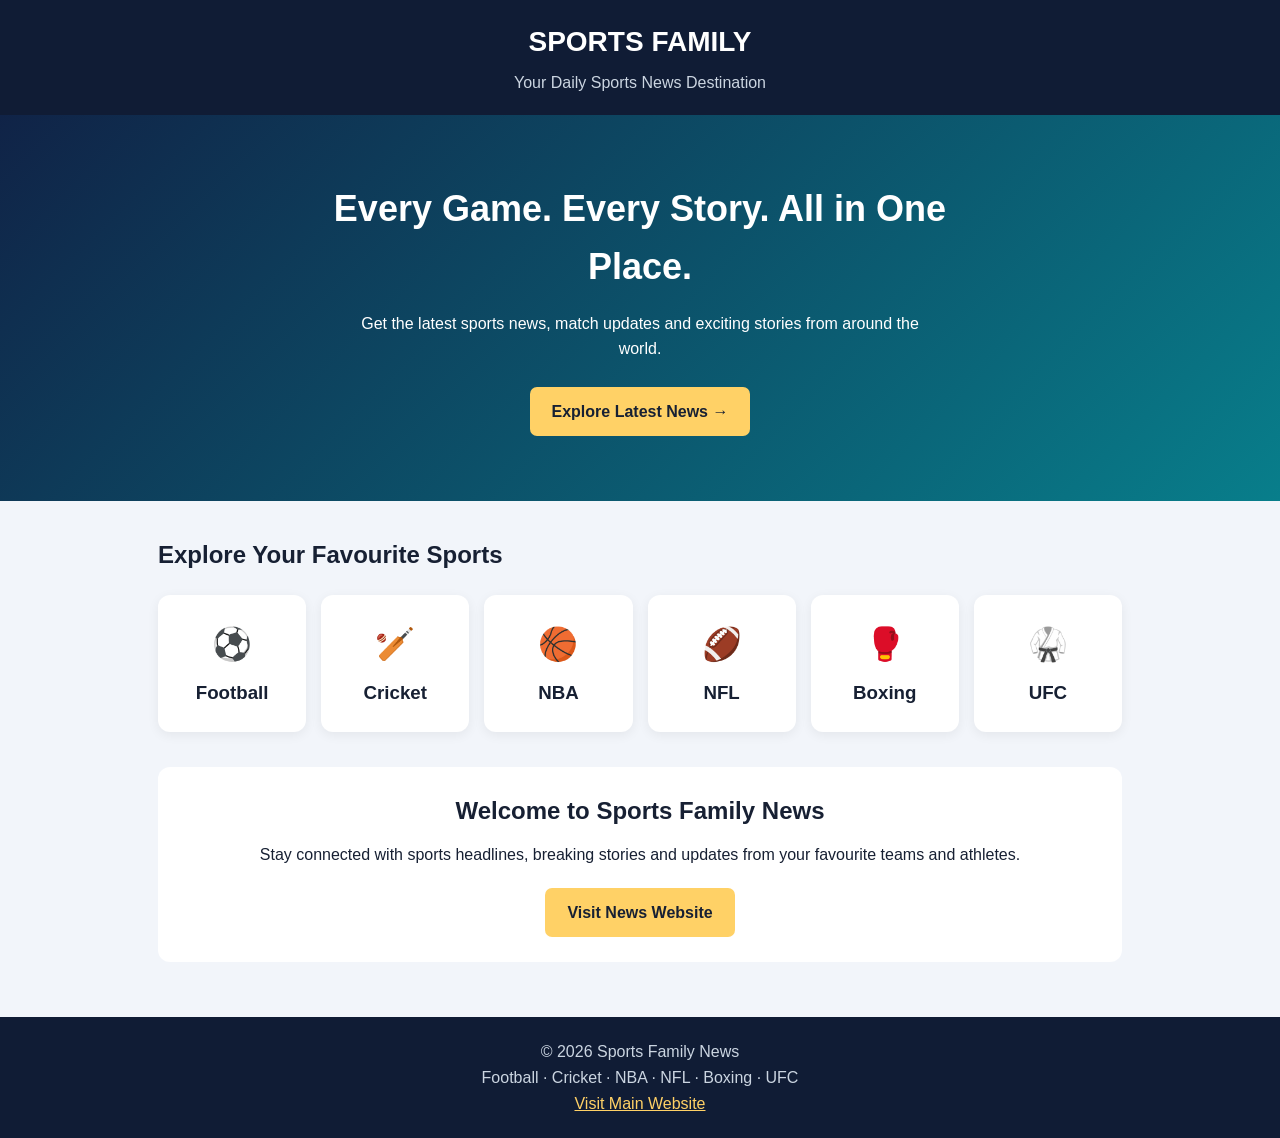
<file: landing.html>
<!DOCTYPE html>
<html lang="en">
<head>
  <meta charset="UTF-8">
  <meta name="viewport" content="width=device-width, initial-scale=1.0">

  <title>Sports Family News | Latest Sports Updates</title>

  <meta name="description" content="Discover the latest football, cricket, NBA, NFL, boxing and UFC news at Sports Family News.">

  <meta name="author" content="Sports Family">

  <style>
    * {
      box-sizing: border-box;
      margin: 0;
      padding: 0;
    }

    body {
      font-family: Arial, sans-serif;
      background: #f2f5fa;
      color: #172033;
      line-height: 1.6;
    }

    header {
      background: #101c35;
      color: white;
      padding: 20px;
      text-align: center;
    }

    header h1 {
      font-size: 28px;
    }

    header p {
      color: #cbd5e1;
      margin-top: 5px;
    }

    .hero {
      text-align: center;
      padding: 65px 20px;
      background: linear-gradient(135deg, #102347, #087e8b);
      color: white;
    }

    .hero h2 {
      font-size: 36px;
      max-width: 700px;
      margin: 0 auto 15px;
    }

    .hero p {
      max-width: 600px;
      margin: 0 auto 25px;
    }

    .btn {
      display: inline-block;
      background: #ffd166;
      color: #172033;
      text-decoration: none;
      padding: 12px 22px;
      border-radius: 7px;
      font-weight: bold;
    }

    main {
      max-width: 1000px;
      margin: auto;
      padding: 35px 18px;
    }

    .sports-grid {
      display: grid;
      grid-template-columns: repeat(auto-fit, minmax(140px, 1fr));
      gap: 15px;
      margin-top: 20px;
    }

    .sport {
      background: white;
      padding: 24px 12px;
      border-radius: 12px;
      text-align: center;
      box-shadow: 0 3px 12px #00000010;
    }

    .sport span {
      display: block;
      font-size: 32px;
      margin-bottom: 8px;
    }

    .welcome {
      margin-top: 35px;
      padding: 25px;
      background: white;
      border-radius: 12px;
      text-align: center;
    }

    .welcome p {
      margin: 12px 0 20px;
    }

    footer {
      background: #101c35;
      color: #cbd5e1;
      text-align: center;
      padding: 22px;
      margin-top: 20px;
    }

    footer a {
      color: #ffd166;
    }

    @media (max-width: 480px) {
      .hero h2 {
        font-size: 29px;
      }
    }
  </style>
</head>

<body>

  <header>
    <h1>SPORTS FAMILY</h1>
    <p>Your Daily Sports News Destination</p>
  </header>

  <section class="hero">
    <h2>Every Game. Every Story. All in One Place.</h2>

    <p>
      Get the latest sports news, match updates and
      exciting stories from around the world.
    </p>

    <a class="btn" href="index.html">
      Explore Latest News →
    </a>
  </section>

  <main>
    <h2>Explore Your Favourite Sports</h2>

    <div class="sports-grid">
      <div class="sport">
        <span>⚽</span>
        <h3>Football</h3>
      </div>

      <div class="sport">
        <span>🏏</span>
        <h3>Cricket</h3>
      </div>

      <div class="sport">
        <span>🏀</span>
        <h3>NBA</h3>
      </div>

      <div class="sport">
        <span>🏈</span>
        <h3>NFL</h3>
      </div>

      <div class="sport">
        <span>🥊</span>
        <h3>Boxing</h3>
      </div>

      <div class="sport">
        <span>🥋</span>
        <h3>UFC</h3>
      </div>
    </div>

    <section class="welcome">
      <h2>Welcome to Sports Family News</h2>

      <p>
        Stay connected with sports headlines,
        breaking stories and updates from your
        favourite teams and athletes.
      </p>

      <a class="btn" href="index.html">
        Visit News Website
      </a>
    </section>
  </main>

  <footer>
    <p>© 2026 Sports Family News</p>
    <p>Football · Cricket · NBA · NFL · Boxing · UFC</p>
    <p><a href="index.html">Visit Main Website</a></p>
  </footer>

</body>
  </html>
</file>
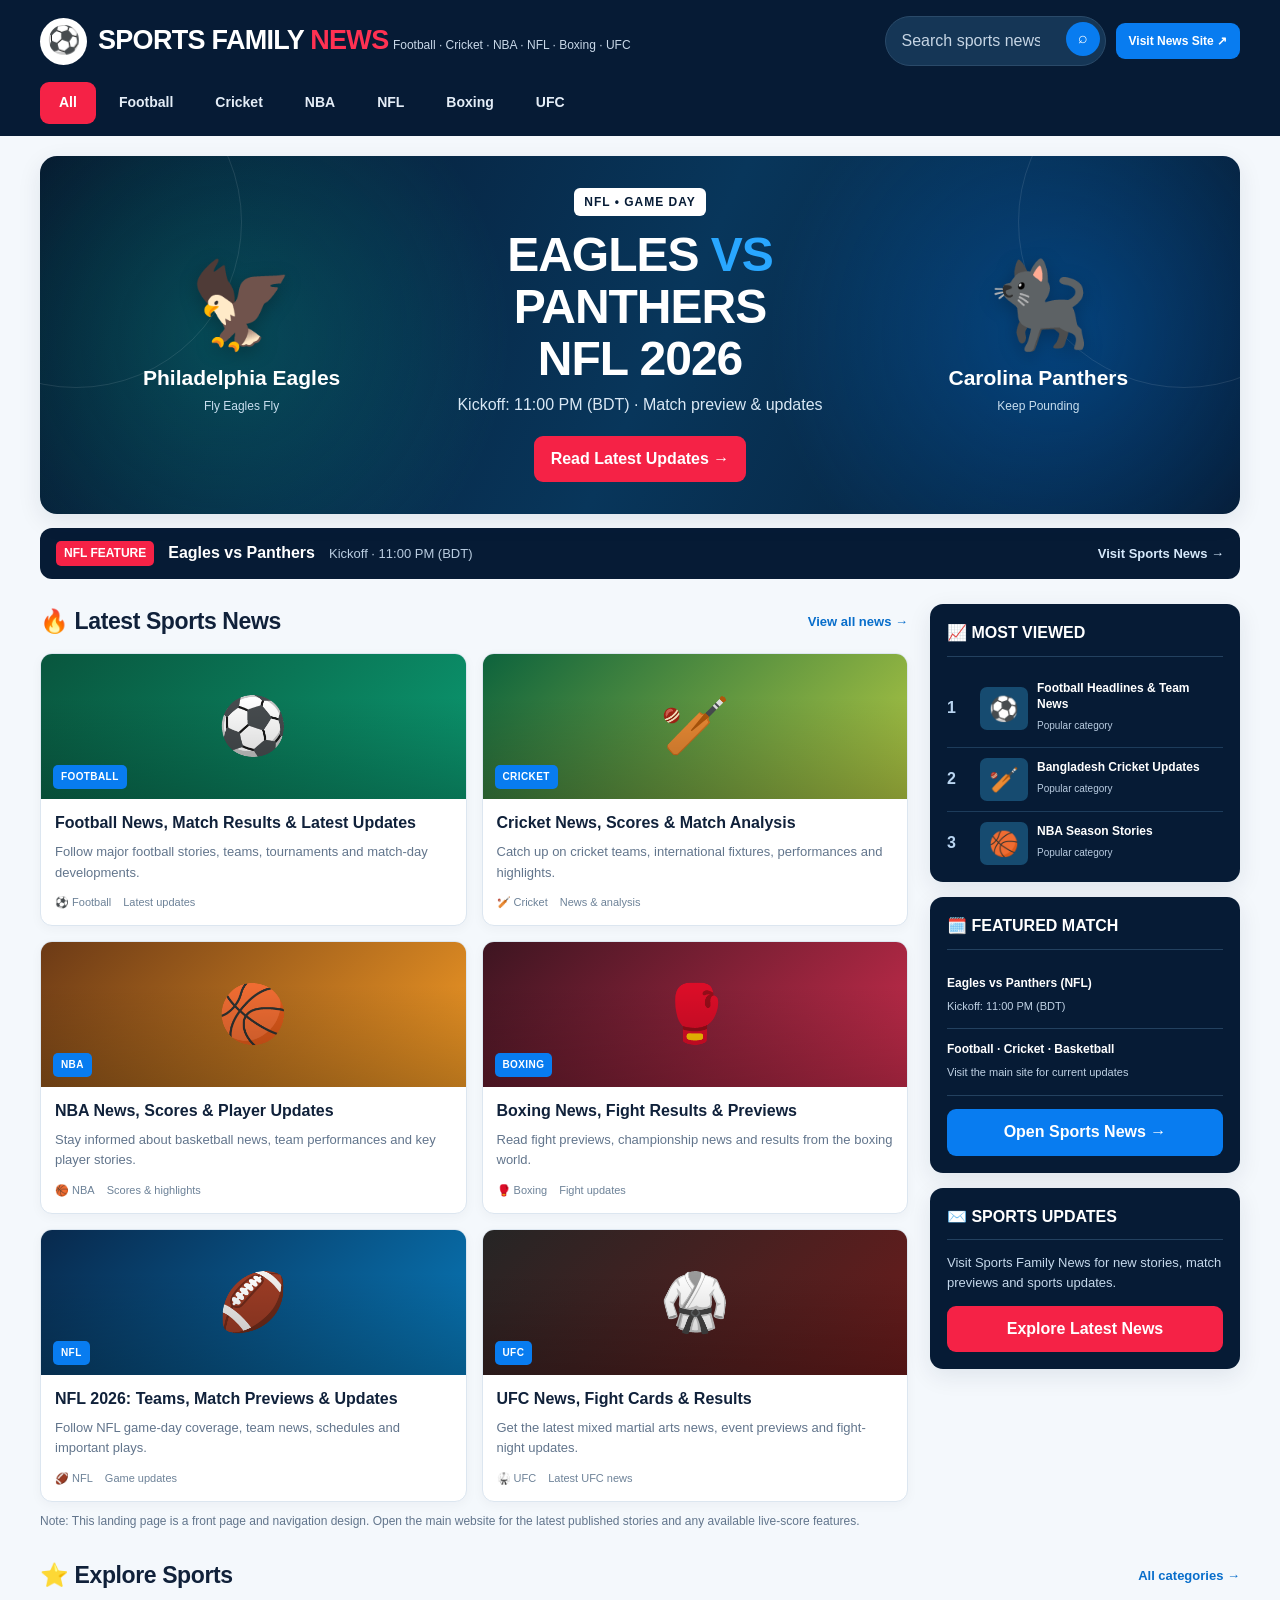
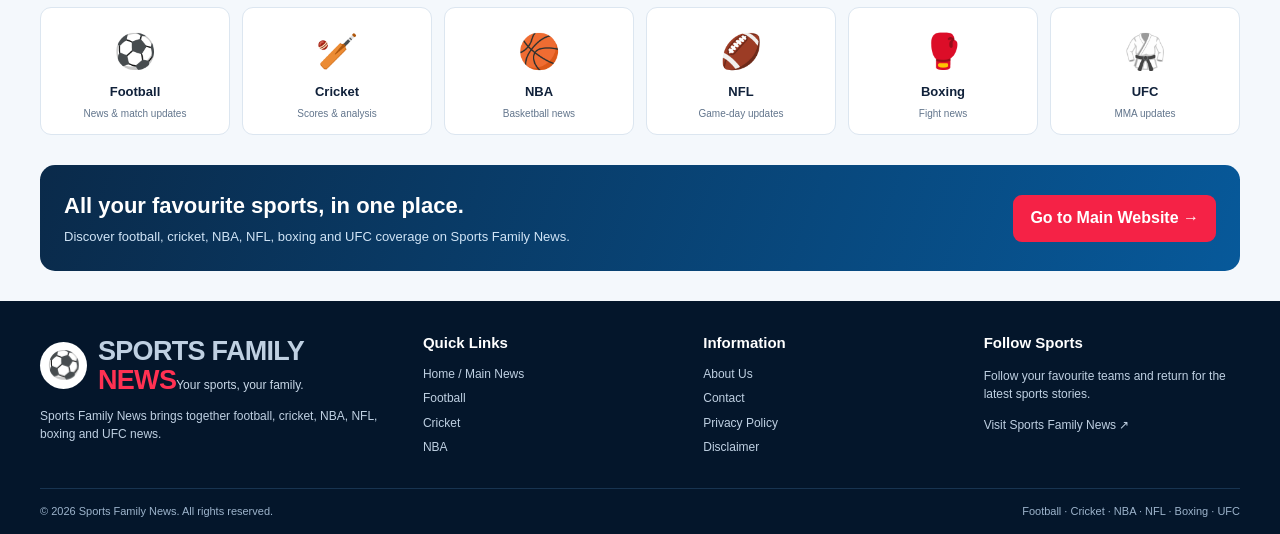
<file: nfllive.html>
<!DOCTYPE html>
<html lang="en">
<head>
  <meta charset="UTF-8">
  <meta name="viewport" content="width=device-width, initial-scale=1.0">
  <meta name="description" content="Sports Family News brings you the latest football, cricket, NBA, NFL, boxing and UFC news, match updates, scores and highlights.">
  <meta name="author" content="Abdul Alim">
  <meta name="theme-color" content="#061b35">
  <title>Sports Family News | Latest Sports News, Scores & Highlights</title>
  <style>
    :root {
      --navy: #061b35;
      --navy2: #09294c;
      --blue: #087cf0;
      --red: #f52246;
      --ink: #10213a;
      --muted: #62758c;
      --line: #dce6f0;
      --paper: #f4f8fc;
      --white: #fff;
      --radius: 15px;
      --shadow: 0 7px 24px rgba(8, 32, 62, .09);
    }
    * { box-sizing: border-box; }
    html { scroll-behavior: smooth; }
    body {
      margin: 0; font-family: Arial, Helvetica, sans-serif;
      color: var(--ink); background: var(--paper); line-height: 1.55;
    }
    a { color: inherit; text-decoration: none; }
    button, input { font: inherit; }
    .wrap { width: min(1200px, calc(100% - 32px)); margin: auto; }
    .topbar { background: var(--navy); color: var(--white); }
    .header-row { min-height: 82px; display: flex; align-items: center; justify-content: space-between; gap: 20px; }
    .brand { display: flex; align-items: center; gap: 11px; min-width: 0; }
    .brand-ball { width: 47px; height: 47px; border-radius: 50%; display: grid; place-items: center; background: #fff; color: var(--navy); font-size: 27px; flex-shrink: 0; }
    .brand-name { font-size: clamp(19px, 3vw, 27px); font-weight: 900; line-height: 1.05; letter-spacing: -.7px; }
    .brand-name span { color: #ff3152; }
    .tagline { font-size: 12px; color: #c9d8e8; margin-top: 5px; }
    .header-actions { display: flex; align-items: center; gap: 10px; }
    .search { display: flex; background: #153656; border: 1px solid #2a4a69; border-radius: 30px; padding: 5px; }
    .search input { width: 175px; border: 0; outline: 0; background: transparent; color: white; padding: 7px 11px; }
    .search input::placeholder { color: #c6d5e4; }
    .search button { border: 0; background: var(--blue); color: white; border-radius: 50%; width: 34px; height: 34px; cursor: pointer; }
    .nav { display: flex; gap: 4px; padding: 0 0 12px; overflow-x: auto; }
    .nav a { color: #e4edf7; font-size: 14px; font-weight: 700; padding: 10px 19px; border-radius: 9px; white-space: nowrap; }
    .nav a:hover, .nav a.active { background: var(--red); color: white; }
    .hero {
      margin: 20px 0 14px; overflow: hidden; border-radius: 17px; color: white;
      background:
        radial-gradient(circle at 15% 50%, rgba(5, 206, 167, .24), transparent 28%),
        radial-gradient(circle at 85% 50%, rgba(0, 132, 255, .32), transparent 28%),
        linear-gradient(115deg, #06162d, #08365b 52%, #061a32);
      box-shadow: var(--shadow); position: relative;
    }
    .hero::before, .hero::after { content: ""; position: absolute; border-radius: 50%; border: 1px solid rgba(255,255,255,.1); width: 330px; height: 330px; top: -100px; }
    .hero::before { left: -130px; } .hero::after { right: -110px; }
    .hero-inner { position: relative; z-index: 1; display: grid; grid-template-columns: 1fr minmax(260px, 1.2fr) 1fr; align-items: center; gap: 12px; padding: 32px 26px; min-height: 285px; }
    .team { text-align: center; }
    .team-icon { font-size: clamp(52px, 7vw, 84px); line-height: 1.2; filter: drop-shadow(0 5px 9px rgba(0,0,0,.25)); }
    .team h2 { margin: 7px 0 2px; font-size: clamp(15px, 2vw, 21px); }
    .team p { margin: 0; color: #c8deef; font-size: 12px; }
    .hero-main { text-align: center; }
    .league { display: inline-block; background: #fff; color: var(--navy); font-weight: 900; font-size: 12px; border-radius: 6px; padding: 5px 10px; letter-spacing: 1px; }
    .hero h1 { font-size: clamp(27px, 4vw, 48px); line-height: 1.08; margin: 13px 0 8px; text-transform: uppercase; letter-spacing: -1px; }
    .hero h1 span { color: #29a7ff; }
    .hero-sub { margin: 0 0 18px; color: #d9e8f5; }
    .btn { display: inline-flex; justify-content: center; align-items: center; gap: 8px; padding: 11px 17px; border-radius: 9px; background: var(--red); color: white; font-weight: 800; border: 0; cursor: pointer; transition: transform .15s, filter .15s; }
    .btn:hover { transform: translateY(-1px); filter: brightness(1.06); }
    .btn.blue { background: var(--blue); }
    .score-strip { display: flex; align-items: center; gap: 14px; flex-wrap: wrap; background: var(--navy); color: white; border-radius: 12px; padding: 13px 16px; margin-bottom: 25px; }
    .live-pill { color: white; background: var(--red); border-radius: 5px; padding: 3px 8px; font-size: 12px; font-weight: 900; }
    .score-strip .muted { color: #b9cce0; font-size: 13px; }
    .score-strip .all { margin-left: auto; color: #d6e9fb; font-size: 13px; font-weight: 700; }
    .section-head { display: flex; align-items: center; justify-content: space-between; gap: 12px; margin: 0 0 13px; }
    .section-head h2 { margin: 0; font-size: 23px; letter-spacing: -.4px; }
    .section-head a { color: #086ecb; font-size: 13px; font-weight: 800; white-space: nowrap; }
    .layout { display: grid; grid-template-columns: minmax(0, 1fr) 310px; gap: 22px; align-items: start; }
    .news-grid { display: grid; grid-template-columns: repeat(2, minmax(0, 1fr)); gap: 15px; }
    .news-card { background: white; border: 1px solid var(--line); border-radius: 12px; overflow: hidden; box-shadow: 0 3px 12px rgba(8,32,62,.04); transition: transform .18s, box-shadow .18s; }
    .news-card:hover { transform: translateY(-3px); box-shadow: var(--shadow); }
    .news-image { min-height: 145px; display: grid; place-items: center; color: white; font-size: 56px; position: relative; overflow: hidden; }
    .news-image::after { content: ""; position: absolute; inset: 0; background: linear-gradient(0deg, rgba(0,0,0,.26), transparent 70%); }
    .football { background: linear-gradient(135deg, #09563e, #0b9a71); }
    .cricket { background: linear-gradient(135deg, #0d633d, #b3c943); }
    .nba { background: linear-gradient(135deg, #6c3a16, #f49b25); }
    .boxing { background: linear-gradient(135deg, #3d1521, #c92c4c); }
    .nfl { background: linear-gradient(135deg, #08294d, #0879b9); }
    .ufc { background: linear-gradient(135deg, #252525, #6c1b1b); }
    .tag { position: absolute; z-index: 1; left: 12px; bottom: 10px; background: var(--blue); color: white; border-radius: 5px; padding: 4px 8px; font-size: 10px; font-weight: 900; letter-spacing: .4px; }
    .news-body { padding: 13px 14px 14px; }
    .news-body h3 { font-size: 16px; line-height: 1.35; margin: 0 0 9px; }
    .news-body p { margin: 0 0 11px; font-size: 13px; color: var(--muted); }
    .meta { display: flex; flex-wrap: wrap; gap: 12px; color: #6d8298; font-size: 11px; }
    .side-card { background: var(--navy); color: white; padding: 17px; border-radius: 13px; margin-bottom: 15px; box-shadow: var(--shadow); }
    .side-card h3 { margin: 0 0 13px; padding-bottom: 10px; border-bottom: 1px solid #23415f; font-size: 16px; }
    .popular-item { display: grid; grid-template-columns: 24px 48px 1fr; gap: 9px; align-items: center; padding: 10px 0; border-bottom: 1px solid #1d3c5b; }
    .popular-item:last-child { border-bottom: 0; padding-bottom: 0; }
    .rank { font-weight: 900; color: #b9d5f1; }
    .mini-thumb { height: 43px; border-radius: 7px; display: grid; place-items: center; background: #164b70; font-size: 24px; }
    .popular-item strong { display: block; font-size: 12px; line-height: 1.35; }
    .popular-item small { color: #b8cbe0; font-size: 10px; }
    .match { padding: 11px 0; border-bottom: 1px solid #23415f; }
    .match:last-child { border-bottom: 0; padding-bottom: 0; }
    .match strong { display: block; font-size: 12px; }
    .match small { color: #bfd1e4; font-size: 11px; }
    .newsletter p { color: #c5d8eb; font-size: 13px; margin: 0 0 12px; }
    .newsletter form { display: grid; gap: 8px; }
    .newsletter input { width: 100%; min-width: 0; border: 1px solid #cbd9e6; border-radius: 7px; padding: 11px; outline-color: var(--blue); }
    .newsletter .btn { width: 100%; }
    .categories { margin: 28px 0 30px; }
    .category-grid { display: grid; grid-template-columns: repeat(6, minmax(0, 1fr)); gap: 12px; }
    .category { text-align: center; background: white; border: 1px solid var(--line); border-radius: 11px; padding: 17px 8px 13px; transition: .15s; }
    .category:hover { border-color: #8bbce9; transform: translateY(-2px); }
    .category .emoji { display: block; font-size: 34px; margin-bottom: 5px; }
    .category strong { display: block; font-size: 13px; }
    .category small { display: block; font-size: 10px; color: var(--muted); margin-top: 3px; }
    .cta { background: linear-gradient(110deg, #0a2a4a, #07599a); color: white; padding: 24px; border-radius: 15px; display: flex; align-items: center; justify-content: space-between; gap: 18px; margin-bottom: 30px; }
    .cta h2 { margin: 0 0 4px; font-size: 22px; }
    .cta p { margin: 0; color: #d0e4f6; font-size: 13px; }
    footer { background: #04162b; color: white; padding: 30px 0 0; }
    .footer-grid { display: grid; grid-template-columns: 1.4fr 1fr 1fr 1fr; gap: 24px; padding-bottom: 25px; }
    footer h3 { margin: 0 0 10px; font-size: 15px; }
    footer p, footer a { color: #bfd0e2; font-size: 12px; }
    footer a { display: block; margin: 6px 0; }
    footer a:hover { color: white; }
    .copyright { border-top: 1px solid #183451; padding: 14px 0; color: #9db4cc; font-size: 11px; display: flex; justify-content: space-between; gap: 10px; flex-wrap: wrap; }
    .mobile-menu { display: none; }
    .notice { font-size: 12px; color: var(--muted); margin: 10px 0 0; }
    @media (max-width: 900px) {
      .layout { grid-template-columns: minmax(0, 1fr) 270px; gap: 14px; }
      .hero-inner { padding: 24px 15px; }
      .category-grid { grid-template-columns: repeat(3, minmax(0, 1fr)); }
      .footer-grid { grid-template-columns: repeat(2, minmax(0, 1fr)); }
      .search input { width: 125px; }
    }
    @media (max-width: 680px) {
      .wrap { width: min(100% - 22px, 560px); }
      .header-row { min-height: 72px; gap: 10px; }
      .brand-ball { width: 38px; height: 38px; font-size: 22px; }
      .tagline { font-size: 10px; }
      .search { display: none; }
      .nav { gap: 3px; padding-bottom: 10px; }
      .nav a { padding: 9px 13px; font-size: 12px; }
      .hero { margin-top: 12px; }
      .hero-inner { grid-template-columns: 1fr 1.4fr 1fr; padding: 22px 8px; min-height: 235px; gap: 3px; }
      .team-icon { font-size: 43px; }
      .team h2 { font-size: 11px; line-height: 1.2; }
      .team p { display: none; }
      .hero h1 { font-size: clamp(22px, 6vw, 31px); }
      .hero-sub { font-size: 11px; margin-bottom: 12px; }
      .hero .btn { font-size: 11px; padding: 9px 10px; }
      .score-strip { gap: 8px; padding: 11px; font-size: 12px; }
      .score-strip .all { margin-left: 0; }
      .layout { grid-template-columns: 1fr; }
      .news-grid { gap: 10px; }
      .news-image { min-height: 115px; font-size: 44px; }
      .news-body { padding: 10px; }
      .news-body h3 { font-size: 13px; }
      .news-body p { display: none; }
      .meta { gap: 8px; font-size: 10px; }
      .sidebar { display: grid; grid-template-columns: 1fr; }
      .side-card { margin-bottom: 12px; }
      .category-grid { grid-template-columns: repeat(3, minmax(0, 1fr)); gap: 8px; }
      .category { padding: 12px 4px; }
      .category .emoji { font-size: 28px; }
      .cta { align-items: flex-start; flex-direction: column; padding: 19px; }
      .footer-grid { gap: 18px; }
      .footer-grid > div:first-child { grid-column: 1 / -1; }
    }
  </style>
</head>
<body>
  <header class="topbar">
    <div class="wrap">
      <div class="header-row">
        <a class="brand" href="index.html" aria-label="Sports Family News home">
          <span class="brand-ball" aria-hidden="true">⚽</span>
          <span>
            <span class="brand-name">SPORTS FAMILY <span>NEWS</span></span>
            <span class="tagline">Football · Cricket · NBA · NFL · Boxing · UFC</span>
          </span>
        </a>
        <div class="header-actions">
          <form class="search" id="site-search" role="search">
            <input id="search-input" type="search" placeholder="Search sports news..." aria-label="Search sports news">
            <button type="submit" aria-label="Search">⌕</button>
          </form>
          <a class="btn blue" href="index.html" style="padding:9px 13px;font-size:12px">Visit News Site ↗</a>
        </div>
      </div>
      <nav class="nav" aria-label="Sports categories">
        <a class="active" href="#latest">All</a>
        <a href="#football">Football</a>
        <a href="#cricket">Cricket</a>
        <a href="#nba">NBA</a>
        <a href="#nfl">NFL</a>
        <a href="#boxing">Boxing</a>
        <a href="#ufc">UFC</a>
      </nav>
    </div>
  </header>

  <main class="wrap">
    <section class="hero" aria-labelledby="hero-title">
      <div class="hero-inner">
        <div class="team">
          <div class="team-icon" aria-hidden="true">🦅</div>
          <h2>Philadelphia Eagles</h2>
          <p>Fly Eagles Fly</p>
        </div>
        <div class="hero-main">
          <span class="league">NFL • GAME DAY</span>
          <h1 id="hero-title">Eagles <span>vs</span> Panthers<br>NFL 2026</h1>
          <p class="hero-sub">Kickoff: 11:00 PM (BDT) · Match preview & updates</p>
          <a class="btn" href="index.html">Read Latest Updates →</a>
        </div>
        <div class="team">
          <div class="team-icon" aria-hidden="true">🐈‍⬛</div>
          <h2>Carolina Panthers</h2>
          <p>Keep Pounding</p>
        </div>
      </div>
    </section>

    <div class="score-strip" aria-label="Featured match">
      <span class="live-pill">NFL FEATURE</span>
      <strong>Eagles vs Panthers</strong>
      <span class="muted">Kickoff · 11:00 PM (BDT)</span>
      <a class="all" href="index.html">Visit Sports News →</a>
    </div>

    <div class="layout" id="latest">
      <section>
        <div class="section-head">
          <h2>🔥 Latest Sports News</h2>
          <a href="index.html">View all news →</a>
        </div>
        <div class="news-grid" id="news-grid">
          <a class="news-card" id="football" href="index.html">
            <div class="news-image football"><span>⚽</span><span class="tag">FOOTBALL</span></div>
            <div class="news-body">
              <h3>Football News, Match Results & Latest Updates</h3>
              <p>Follow major football stories, teams, tournaments and match-day developments.</p>
              <div class="meta"><span>⚽ Football</span><span>Latest updates</span></div>
            </div>
          </a>
          <a class="news-card" id="cricket" href="index.html">
            <div class="news-image cricket"><span>🏏</span><span class="tag">CRICKET</span></div>
            <div class="news-body">
              <h3>Cricket News, Scores & Match Analysis</h3>
              <p>Catch up on cricket teams, international fixtures, performances and highlights.</p>
              <div class="meta"><span>🏏 Cricket</span><span>News & analysis</span></div>
            </div>
          </a>
          <a class="news-card" id="nba" href="index.html">
            <div class="news-image nba"><span>🏀</span><span class="tag">NBA</span></div>
            <div class="news-body">
              <h3>NBA News, Scores & Player Updates</h3>
              <p>Stay informed about basketball news, team performances and key player stories.</p>
              <div class="meta"><span>🏀 NBA</span><span>Scores & highlights</span></div>
            </div>
          </a>
          <a class="news-card" id="boxing" href="index.html">
            <div class="news-image boxing"><span>🥊</span><span class="tag">BOXING</span></div>
            <div class="news-body">
              <h3>Boxing News, Fight Results & Previews</h3>
              <p>Read fight previews, championship news and results from the boxing world.</p>
              <div class="meta"><span>🥊 Boxing</span><span>Fight updates</span></div>
            </div>
          </a>
          <a class="news-card" id="nfl" href="index.html">
            <div class="news-image nfl"><span>🏈</span><span class="tag">NFL</span></div>
            <div class="news-body">
              <h3>NFL 2026: Teams, Match Previews & Updates</h3>
              <p>Follow NFL game-day coverage, team news, schedules and important plays.</p>
              <div class="meta"><span>🏈 NFL</span><span>Game updates</span></div>
            </div>
          </a>
          <a class="news-card" id="ufc" href="index.html">
            <div class="news-image ufc"><span>🥋</span><span class="tag">UFC</span></div>
            <div class="news-body">
              <h3>UFC News, Fight Cards & Results</h3>
              <p>Get the latest mixed martial arts news, event previews and fight-night updates.</p>
              <div class="meta"><span>🥋 UFC</span><span>Latest UFC news</span></div>
            </div>
          </a>
        </div>
        <p class="notice">Note: This landing page is a front page and navigation design. Open the main website for the latest published stories and any available live-score features.</p>
      </section>

      <aside class="sidebar">
        <section class="side-card">
          <h3>📈 MOST VIEWED</h3>
          <div class="popular-item"><span class="rank">1</span><span class="mini-thumb">⚽</span><span><strong>Football Headlines & Team News</strong><small>Popular category</small></span></div>
          <div class="popular-item"><span class="rank">2</span><span class="mini-thumb">🏏</span><span><strong>Bangladesh Cricket Updates</strong><small>Popular category</small></span></div>
          <div class="popular-item"><span class="rank">3</span><span class="mini-thumb">🏀</span><span><strong>NBA Season Stories</strong><small>Popular category</small></span></div>
        </section>
        <section class="side-card">
          <h3>🗓️ FEATURED MATCH</h3>
          <div class="match"><strong>Eagles vs Panthers (NFL)</strong><small>Kickoff: 11:00 PM (BDT)</small></div>
          <div class="match"><strong>Football · Cricket · Basketball</strong><small>Visit the main site for current updates</small></div>
          <p style="margin:13px 0 0"><a class="btn blue" href="index.html" style="width:100%">Open Sports News →</a></p>
        </section>
        <section class="side-card newsletter">
          <h3>✉️ SPORTS UPDATES</h3>
          <p>Visit Sports Family News for new stories, match previews and sports updates.</p>
          <a class="btn" href="index.html" style="width:100%">Explore Latest News</a>
        </section>
      </aside>
    </div>

    <section class="categories">
      <div class="section-head"><h2>⭐ Explore Sports</h2><a href="index.html">All categories →</a></div>
      <div class="category-grid">
        <a class="category" href="#football"><span class="emoji">⚽</span><strong>Football</strong><small>News & match updates</small></a>
        <a class="category" href="#cricket"><span class="emoji">🏏</span><strong>Cricket</strong><small>Scores & analysis</small></a>
        <a class="category" href="#nba"><span class="emoji">🏀</span><strong>NBA</strong><small>Basketball news</small></a>
        <a class="category" href="#nfl"><span class="emoji">🏈</span><strong>NFL</strong><small>Game-day updates</small></a>
        <a class="category" href="#boxing"><span class="emoji">🥊</span><strong>Boxing</strong><small>Fight news</small></a>
        <a class="category" href="#ufc"><span class="emoji">🥋</span><strong>UFC</strong><small>MMA updates</small></a>
      </div>
    </section>
    
<section class="cta">
      <div><h2>All your favourite sports, in one place.</h2><p>Discover football, cricket, NBA, NFL, boxing and UFC coverage on Sports Family News.</p></div>
      <a class="btn" href="index.html">Go to Main Website →</a>
    </section>
  </main>

  <footer>
    <div class="wrap">
      <div class="footer-grid">
        <div>
          <a class="brand" href="index.html"><span class="brand-ball" aria-hidden="true">⚽</span><span><span class="brand-name">SPORTS FAMILY <span>NEWS</span></span><span class="tagline">Your sports, your family.</span></span></a>
          <p>Sports Family News brings together football, cricket, NBA, NFL, boxing and UFC news.</p>
        </div>
        <div><h3>Quick Links</h3><a href="index.html">Home / Main News</a><a href="#football">Football</a><a href="#cricket">Cricket</a><a href="#nba">NBA</a></div>
        <div><h3>Information</h3><a href="index.html">About Us</a><a href="index.html">Contact</a><a href="index.html">Privacy Policy</a><a href="index.html">Disclaimer</a></div>
        <div><h3>Follow Sports</h3><p>Follow your favourite teams and return for the latest sports stories.</p><a href="index.html">Visit Sports Family News ↗</a></div>
      </div>
      <div class="copyright"><span>© 2026 Sports Family News. All rights reserved.</span><span>Football · Cricket · NBA · NFL · Boxing · UFC</span></div>
    </div>
  </footer>

  <script>
    // Search the category cards on this landing page.
    const searchForm = document.getElementById('site-search');
    const searchInput = document.getElementById('search-input');
    const newsCards = Array.from(document.querySelectorAll('.news-card'));

    searchForm.addEventListener('submit', function (event) {
      event.preventDefault();
      const query = searchInput.value.trim().toLowerCase();
      if (!query) {
        newsCards.forEach(card => card.hidden = false);
        return;
      }
      newsCards.forEach(card => {
        card.hidden = !card.textContent.toLowerCase().includes(query);
      });
      document.getElementById('latest').scrollIntoView({ behavior: 'smooth' });
    });
  </script>
</body>
</html>
</file>
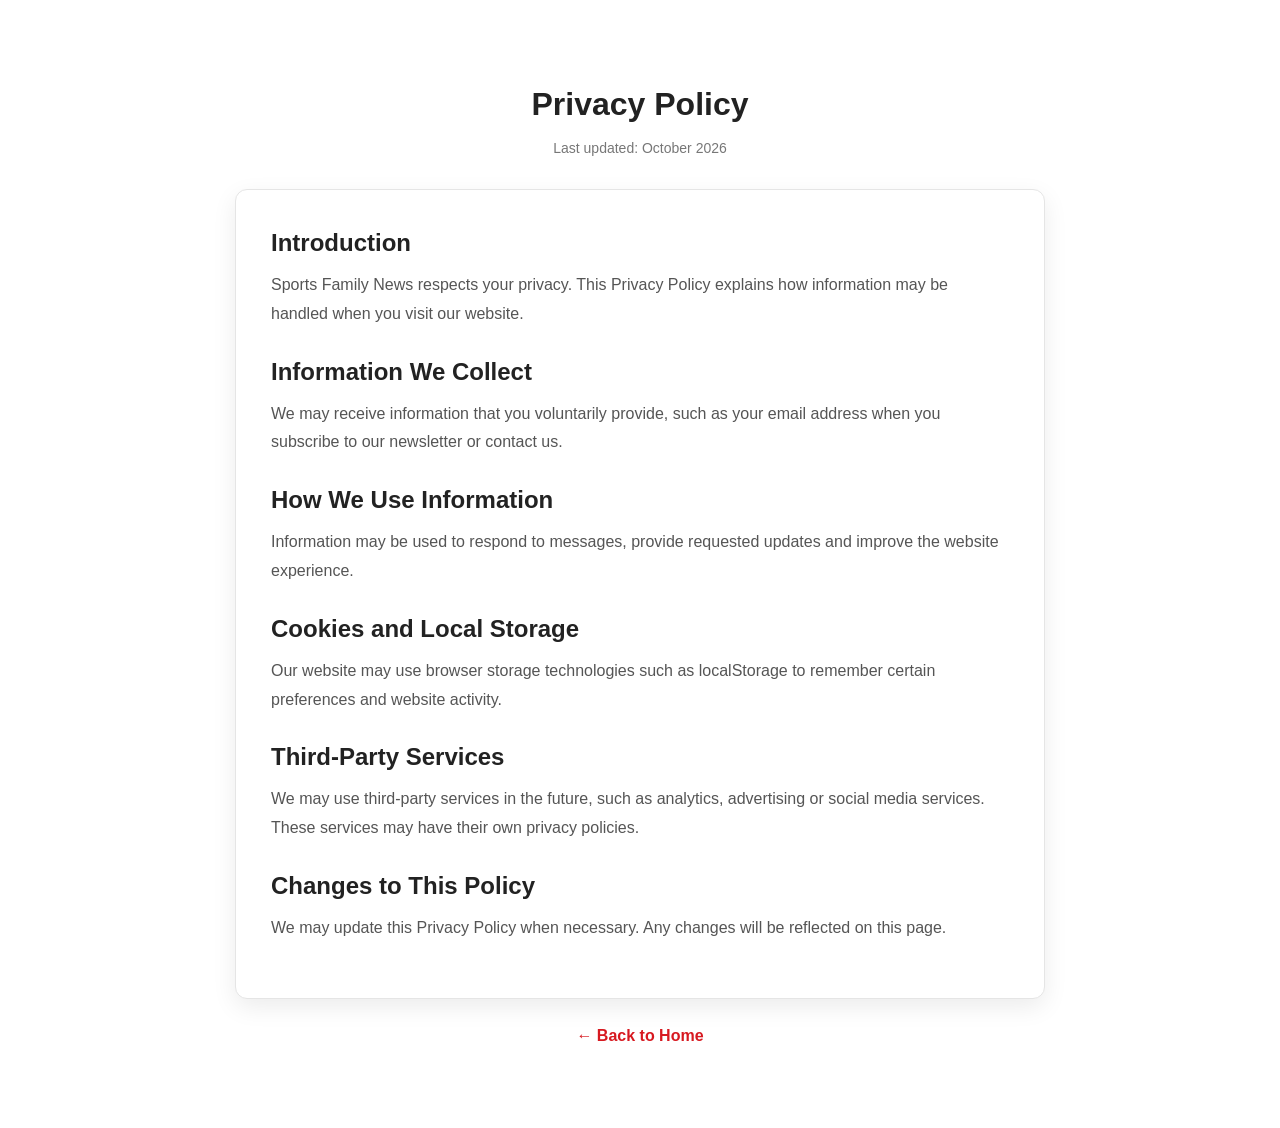
<file: privacy.html>
<!DOCTYPE html>
<html lang="en">

<head>

  <meta charset="UTF-8">

  <meta
    name="viewport"
    content="width=device-width, initial-scale=1.0"
  >

  <meta
    name="description"
    content="Privacy Policy for Sports Family News."
  >

  <title>Privacy Policy | Sports Family News</title>

  <link rel="stylesheet" href="style.css">

</head>

<body>

  <main class="privacy-page">

    <div class="privacy-header">

      <h1>
        Privacy Policy
      </h1>

      <p>
        Last updated: October 2026
      </p>

    </div>


    <section class="privacy-card">

      <h2>
        Introduction
      </h2>

      <p>
        Sports Family News respects your privacy.
        This Privacy Policy explains how information
        may be handled when you visit our website.
      </p>


      <h2>
        Information We Collect
      </h2>

      <p>
        We may receive information that you voluntarily
        provide, such as your email address when you
        subscribe to our newsletter or contact us.
      </p>


      <h2>
        How We Use Information
      </h2>

      <p>
        Information may be used to respond to messages,
        provide requested updates and improve the
        website experience.
      </p>


      <h2>
        Cookies and Local Storage
      </h2>

      <p>
        Our website may use browser storage technologies
        such as localStorage to remember certain
        preferences and website activity.
      </p>


      <h2>
        Third-Party Services
      </h2>

      <p>
        We may use third-party services in the future,
        such as analytics, advertising or social media
        services. These services may have their own
        privacy policies.
      </p>


      <h2>
        Changes to This Policy
      </h2>

      <p>
        We may update this Privacy Policy when necessary.
        Any changes will be reflected on this page.
      </p>

    </section>


    <a
      class="back-home"
      href="index.html"
    >
      ← Back to Home
    </a>

  </main>

</body>

</html>
</file>
<file: style.css>
/* =========================
   SPORTS FAMILY
   CLEAN FINAL CSS
   PART 1
========================= */

* {
  box-sizing: border-box;
  margin: 0;
  padding: 0;
}

html {
  scroll-behavior: smooth;
}

body {
  min-height: 100vh;
  background: #fff;
  color: #222;
  font-family: Arial, Helvetica, sans-serif;
  line-height: 1.5;
  overflow-x: hidden;
}

button,
input {
  font: inherit;
}

button {
  cursor: pointer;
}

img {
  display: block;
  max-width: 100%;
}


/* =========================
   ACCESSIBILITY
========================= */

button:focus-visible,
a:focus-visible,
input:focus-visible,
.latest-item:focus-visible {
  outline: 3px solid #d71920;
  outline-offset: 3px;
}

button:focus:not(:focus-visible),
a:focus:not(:focus-visible),
input:focus:not(:focus-visible) {
  outline: none;
}

button:disabled {
  opacity: 0.5;
  cursor: not-allowed;
}


/* =========================
   HEADER
========================= */

.site-header {
  position: relative;
  z-index: 1000;
  background: #fff;
  border-bottom: 1px solid #e8e8e8;
  box-shadow: 0 2px 12px rgba(0, 0, 0, 0.06);
}

.header-top {
  max-width: 1200px;
  min-height: 70px;
  margin: auto;
  padding: 14px 20px;

  display: flex;
  align-items: center;
  justify-content: space-between;
  gap: 20px;
}

.header-top h1 {
  position: relative;
  margin: 0;
  color: #111;
  font-size: 28px;
  font-weight: 800;
  letter-spacing: 2px;
  line-height: 1.1;
}

.header-top h1::after {
  content: "";
  display: block;
  width: 38px;
  height: 3px;
  margin-top: 6px;
  background: #d71920;
  border-radius: 3px;
}


/* =========================
   HEADER ACTIONS
========================= */

.header-actions {
  display: flex;
  align-items: center;
  gap: 7px;
}

.header-actions button {
  width: 40px;
  height: 40px;

  display: flex;
  align-items: center;
  justify-content: center;

  padding: 0;
  border: 1px solid #e5e5e5;
  border-radius: 50%;

  background: #f5f5f5;
  color: #222;

  font-size: 17px;

  transition:
    background 0.25s ease,
    color 0.25s ease,
    transform 0.2s ease,
    border-color 0.25s ease;
}

.header-actions button:hover {
  background: #111;
  color: #fff;
  border-color: #111;
  transform: translateY(-2px);
}


/* =========================
   MENU BUTTON
========================= */

#menu-btn {
  display: none;

  width: 40px;
  height: 40px;

  align-items: center;
  justify-content: center;

  padding: 0;
  border: none;
  border-radius: 7px;

  background: #f2f2f2;
  color: #111;

  font-size: 22px;

  transition:
    background 0.25s ease,
    color 0.25s ease,
    transform 0.2s ease;
}

#menu-btn:hover {
  background: #111;
  color: #fff;
  transform: scale(1.05);
}


/* =========================
   NAVIGATION
========================= */

#main-nav {
  max-width: 1200px;
  margin: auto;
  padding: 0 20px 14px;

  display: flex;
  align-items: center;
  gap: 7px;

  border-top: 1px solid #f0f0f0;
}

.nav-btn {
  position: relative;

  border: none;
  background: transparent;
  color: #333;

  padding: 9px 14px;
  border-radius: 6px;

  font-size: 14px;
  font-weight: 700;

  transition:
    background 0.25s ease,
    color 0.25s ease,
    transform 0.2s ease;
}

.nav-btn:hover {
  background: #f2f2f2;
  color: #111;
  transform: translateY(-1px);
}

.nav-btn.active {
  background: #111;
  color: #fff;
}


/* =========================
   DARK MODE
========================= */

body.dark-mode {
  background: #0f0f0f;
  color: #eee;
}

body.dark-mode .site-header {
  background: #151515;
  border-color: #2d2d2d;
  box-shadow: 0 2px 12px rgba(0, 0, 0, 0.35);
}

body.dark-mode .header-top h1 {
  color: #fff;
}

body.dark-mode #main-nav {
  border-color: #2d2d2d;
}

body.dark-mode .nav-btn {
  color: #ddd;
}

body.dark-mode .nav-btn:hover {
  background: #292929;
  color: #fff;
}

body.dark-mode .nav-btn.active {
  background: #fff;
  color: #111;
}

body.dark-mode .header-actions button {
  background: #252525;
  border-color: #333;
  color: #eee;
}

body.dark-mode .header-actions button:hover {
  background: #fff;
  color: #111;
  border-color: #fff;
}


/* =========================
   MOBILE HEADER
========================= */

@media (max-width: 768px) {
  
  .site-header {
  position: sticky;
  top: 0;
  z-index: 2000;
}

  .header-top {
    min-height: 62px;
    padding: 11px 15px;
    gap: 8px;
  }

  #menu-btn {
    display: flex;
    flex-shrink: 0;
  }

  .header-top h1 {
    flex: 1;
    text-align: center;
    font-size: 20px;
    letter-spacing: 1.5px;
  }

  .header-top h1::after {
    margin-left: auto;
    margin-right: auto;
  }

  .header-actions {
    gap: 4px;
    flex-shrink: 0;
  }

  .header-actions button {
    width: 36px;
    height: 36px;
    border-radius: 7px;
    font-size: 16px;
  }

  #main-nav {
    display: none;

    flex-direction: column;
    align-items: stretch;
    gap: 5px;

    padding: 10px 15px 15px;

    border-top: 1px solid #eee;
    background: #fff;

    box-shadow: 0 8px 15px rgba(0, 0, 0, 0.06);
  }

  #main-nav.show-menu {
    display: flex;
  }

  .nav-btn {
    width: 100%;
    text-align: left;
    padding: 11px 13px;
    border-radius: 6px;
  }

  body.dark-mode #main-nav {
    background: #151515;
    border-color: #2d2d2d;
    box-shadow: 0 8px 15px rgba(0, 0, 0, 0.35);
  }

  body.dark-mode .nav-btn.active {
    background: #fff;
    color: #111;
  }
}


/* =========================
   SMALL MOBILE HEADER
========================= */

@media (max-width: 400px) {

  .header-top {
    padding: 10px 12px;
  }

  #menu-btn {
    width: 36px;
    height: 36px;
    font-size: 20px;
  }

  .header-top h1 {
    font-size: 18px;
    letter-spacing: 1px;
  }

  .header-actions button {
    width: 34px;
    height: 34px;
    font-size: 15px;
  }
}

/* =========================
   PART 2
   BREAKING NEWS
========================= */

.breaking-news {
  max-width: 1200px;
  margin: 20px auto 0;
  display: flex;
  align-items: stretch;
  overflow: hidden;
  border-radius: 8px;
  background: #f5f5f5;
}

.breaking-title {
  flex-shrink: 0;
  display: flex;
  align-items: center;
  padding: 11px 17px;
  background: #d71920;
  color: #fff;
  font-size: 13px;
  font-weight: 800;
  letter-spacing: 0.4px;
}

.breaking-content {
  flex: 1;
  min-width: 0;
  display: flex;
  align-items: center;
  padding: 0 15px;
  overflow: hidden;
}

.breaking-content p {
  margin: 0;
  color: #333;
  font-size: 13px;
  font-weight: 600;
  white-space: nowrap;
  overflow: hidden;
  text-overflow: ellipsis;
  transition: opacity 0.3s ease,
              transform 0.3s ease;
}

.breaking-content p.breaking-hide {
  opacity: 0;
  transform: translateY(-5px);
}


/* =========================
   HERO SECTION
========================= */

.hero-section {
  max-width: 1200px;
  margin: 30px auto 45px;
  padding: 0 20px;

  display: grid;
  grid-template-columns: minmax(0, 2fr) minmax(300px, 1fr);
  gap: 22px;
}


/* =========================
   FEATURED NEWS
========================= */

.featured-news {
  overflow: hidden;
  background: #fff;
  border: 1px solid #e5e5e5;
  border-radius: 12px;

  box-shadow: 0 8px 25px rgba(0, 0, 0, 0.07);

  transition:
    transform 0.25s ease,
    box-shadow 0.25s ease;
}

.featured-news:hover {
  transform: translateY(-4px);
  box-shadow: 0 12px 30px rgba(0, 0, 0, 0.11);
}


/* =========================
   FEATURED IMAGE
========================= */

.featured-image {
  position: relative;
  height: 390px;
  overflow: hidden;
  cursor: pointer;
}

.featured-image img {
  width: 100%;
  height: 100%;
  object-fit: cover;

  transition:
    transform 0.4s ease,
    filter 0.4s ease;
}

.featured-news:hover .featured-image img {
  transform: scale(1.04);
}

.featured-image::after {
  content: "";
  position: absolute;
  inset: 0;
  background: linear-gradient(
    to top,
    rgba(0, 0, 0, 0.65),
    rgba(0, 0, 0, 0.05) 60%
  );
  pointer-events: none;
}


/* =========================
   FEATURED BADGES
========================= */

.featured-badge {
  position: absolute;
  top: 15px;
  left: 15px;
  z-index: 2;

  padding: 6px 10px;
  border-radius: 5px;

  background: #d71920;
  color: #fff;

  font-size: 11px;
  font-weight: 800;
}

.hero-category {
  position: absolute;
  left: 15px;
  bottom: 15px;
  z-index: 2;

  padding: 6px 10px;
  border-radius: 5px;

  background: rgba(0, 0, 0, 0.7);
  color: #fff;

  font-size: 11px;
  font-weight: 800;
  letter-spacing: 0.5px;
}


/* =========================
   FEATURED CONTENT
========================= */

.featured-content {
  padding: 24px;
}

.featured-content h2 {
  margin: 0 0 10px;
  color: #111;
  font-size: 27px;
  line-height: 1.3;
}

.featured-content p {
  margin: 0 0 17px;
  color: #666;
  font-size: 14px;
  line-height: 1.7;
}

.featured-meta {
  display: flex;
  flex-wrap: wrap;
  gap: 12px;

  margin-bottom: 18px;

  color: #888;
  font-size: 12px;
}


/* =========================
   READ MORE BUTTON
========================= */

.read-more-btn {
  border: none;
  padding: 10px 15px;
  border-radius: 7px;

  background: #111;
  color: #fff;

  font-size: 13px;
  font-weight: 700;

  transition:
    background 0.25s ease,
    transform 0.2s ease;
}

.read-more-btn:hover {
  background: #d71920;
  transform: translateY(-1px);
}

.btn-arrow {
  margin-left: 4px;
}


/* =========================
   LATEST NEWS SIDEBAR
========================= */

.latest-news {
  overflow: hidden;

  background: #fff;
  border: 1px solid #e5e5e5;
  border-radius: 12px;

  box-shadow: 0 8px 25px rgba(0, 0, 0, 0.07);
}

.latest-news > h2 {
  margin: 0;
  padding: 18px;

  border-bottom: 1px solid #eee;

  color: #111;
  font-size: 20px;
  font-weight: 800;
}

.latest-item {
  position: relative;

  display: flex;
  align-items: center;
  gap: 12px;

  padding: 15px 18px;

  border-bottom: 1px solid #eee;

  cursor: pointer;

  transition:
    background 0.25s ease,
    transform 0.2s ease;
}

.latest-item:last-child {
  border-bottom: none;
}

.latest-item:hover {
  background: #f8f8f8;
}

.latest-item img {
  flex-shrink: 0;

  width: 95px;
  height: 68px;

  border-radius: 7px;
  object-fit: cover;
}

.latest-item > div {
  min-width: 0;
}

.latest-item span {
  display: inline-block;
  margin-bottom: 4px;

  color: #d71920;

  font-size: 10px;
  font-weight: 800;
}

.latest-item h3 {
  margin: 0 0 4px;

  color: #222;

  font-size: 14px;
  line-height: 1.35;
}

.latest-time {
  color: #999;
  font-size: 11px;
}


/* =========================
   DARK MODE
========================= */

body.dark-mode .breaking-news {
  background: #181818;
}

body.dark-mode .breaking-title {
  background: #b9151c;
}

body.dark-mode .breaking-content p {
  color: #ddd;
}

body.dark-mode .featured-news,
body.dark-mode .latest-news {
  background: #181818;
  border-color: #2b2b2b;
  box-shadow: 0 8px 25px rgba(0, 0, 0, 0.35);
}

body.dark-mode .featured-content h2,
body.dark-mode .latest-news > h2 {
  color: #fff;
}

body.dark-mode .featured-content p {
  color: #aaa;
}

body.dark-mode .featured-meta {
  color: #999;
}

body.dark-mode .latest-item {
  border-color: #333;
}

body.dark-mode .latest-item:hover {
  background: #222;
}

body.dark-mode .latest-item h3 {
  color: #fff;
}

body.dark-mode .latest-time {
  color: #999;
}


/* =========================
   RESPONSIVE
========================= */

@media (max-width: 900px) {

  .hero-section {
    grid-template-columns: 1fr;
  }

  .latest-news {
    margin-top: 0;
  }
}


@media (max-width: 600px) {

  .breaking-news {
    margin: 15px 15px 0;
    border-radius: 7px;
  }

  .breaking-title {
    padding: 10px 12px;
    font-size: 11px;
  }

  .breaking-content {
    padding: 0 10px;
  }

  .breaking-content p {
    font-size: 12px;
  }

  .hero-section {
    margin: 22px auto 35px;
    padding: 0 15px;
  }

  .featured-news {
    border-radius: 9px;
  }

  .featured-image {
    height: 230px;
  }

  .featured-content {
    padding: 18px;
  }

  .featured-content h2 {
    font-size: 24px;
  }

  .latest-news {
    border-radius: 9px;
  }

  .latest-item {
    gap: 10px;
    padding: 13px 15px;
  }

  .latest-item img {
    width: 90px;
    height: 65px;
  }
}


@media (max-width: 360px) {

  .breaking-title {
    padding: 9px 10px;
    font-size: 10px;
  }

  .breaking-content {
    padding: 0 8px;
  }

  .featured-image {
    height: 200px;
  }

  .featured-content {
    padding: 16px;
  }

  .featured-content h2 {
    font-size: 21px;
  }

  .featured-content p {
    font-size: 13px;
  }

  .latest-news > h2 {
    padding: 15px;
    font-size: 18px;
  }

  .latest-item {
    padding: 12px;
  }

  .latest-item img {
    width: 80px;
    height: 60px;
  }
}

/* =========================
   PART 3
   LATEST NEWS + TRENDING
========================= */


/* =========================
   LATEST NEWS SECTION
========================= */

.latest-section {
  max-width: 1200px;
  margin: 45px auto;
  padding: 0 20px;
}

.latest-section .section-header,
.trending-section .section-header {
  display: flex;
  align-items: center;
  justify-content: space-between;
  margin-bottom: 20px;
}

.latest-section .section-header h2,
.trending-section .section-header h2 {
  margin: 0;
  color: #111;
  font-size: 25px;
  font-weight: 800;
}

.latest-section .section-header button,
.trending-section .section-header button {
  border: none;
  background: transparent;
  color: #777;
  font-size: 13px;
  font-weight: 700;
  cursor: pointer;

  transition: color 0.25s ease;
}

.latest-section .section-header button:hover,
.trending-section .section-header button:hover {
  color: #d71920;
}


/* =========================
   LATEST NEWS GRID
========================= */

.latest-section .news-grid {
  display: grid;
  grid-template-columns: repeat(2, minmax(0, 1fr));
  gap: 22px;
}


/* =========================
   LATEST NEWS CARD
========================= */

.latest-section .news-card {
  overflow: hidden;

  background: #fff;
  border: 1px solid #e5e5e5;
  border-radius: 11px;

  box-shadow: 0 5px 18px rgba(0, 0, 0, 0.06);

  transition:
    transform 0.25s ease,
    box-shadow 0.25s ease,
    border-color 0.25s ease;
}

.latest-section .news-card:hover {
  transform: translateY(-4px);

  border-color: #d71920;

  box-shadow: 0 10px 25px rgba(0, 0, 0, 0.10);
}

.latest-section .news-card > img {
  display: block;

  width: 100%;
  height: 220px;

  object-fit: cover;
}

/* =========================
   LATEST NEWS CONTENT
========================= */

.latest-section .news-content {
  padding: 18px;
}

.latest-section .category {
  display: inline-block;

  margin-bottom: 8px;
  padding: 5px 9px;

  border-radius: 5px;

  background: #f2f2f2;
  color: #d71920;

  font-size: 11px;
  font-weight: 800;
}

.latest-section .news-card h3 {
  margin: 0 0 9px;

  color: #111;

  font-size: 19px;
  line-height: 1.35;
}

.latest-section .news-card p {
  margin: 0 0 15px;

  color: #666;

  font-size: 14px;
  line-height: 1.6;
}


/* =========================
   NEWS META
========================= */

.latest-section .news-meta {
  display: flex;
  align-items: center;
  flex-wrap: wrap;
  gap: 10px;

  color: #888;
  font-size: 12px;
}

.latest-section .read-more-btn {
  margin-left: auto;
  padding: 8px 11px;

  font-size: 12px;
}


/* =========================
   TRENDING SECTION
========================= */

.trending-section {
  max-width: 1200px;
  margin: 55px auto;
  padding: 0 20px;
}


/* =========================
   TRENDING GRID
========================= */

#trending-grid {
  display: grid;
  grid-template-columns: repeat(3, minmax(0, 1fr));
  gap: 20px;
}


/* =========================
   TRENDING CARD
========================= */

#trending-grid .news-card {
  overflow: hidden;

  background: #fff;
  border: 1px solid #e5e5e5;
  border-radius: 11px;

  box-shadow: 0 5px 18px rgba(0, 0, 0, 0.06);

  transition:
    transform 0.25s ease,
    box-shadow 0.25s ease;
}

#trending-grid .news-card:hover {
  transform: translateY(-4px);

  box-shadow: 0 10px 25px rgba(0, 0, 0, 0.10);
}

#trending-grid .news-card > img {
  display: block;

  width: 100%;
  height: 190px;

  object-fit: cover;
}


/* =========================
   TRENDING CONTENT
========================= */

#trending-grid .news-content {
  padding: 17px;
}

#trending-grid .most-viewed-label {
  display: block;

  margin-bottom: 8px;

  color: #d71920;

  font-size: 11px;
  font-weight: 800;
  letter-spacing: 0.5px;
}

#trending-grid .category {
  display: inline-block;

  margin-bottom: 8px;
  padding: 4px 8px;

  border-radius: 5px;

  background: #f2f2f2;
  color: #d71920;

  font-size: 10px;
  font-weight: 800;
}

#trending-grid .news-card h3 {
  margin: 0 0 9px;

  color: #111;

  font-size: 17px;
  line-height: 1.35;
}

#trending-grid .news-card p {
  margin: 0 0 14px;

  color: #666;

  font-size: 13px;
  line-height: 1.6;
}


/* =========================
   TRENDING META
========================= */

#trending-grid .news-meta {
  display: flex;
  align-items: center;
  flex-wrap: wrap;
  gap: 8px;

  color: #888;
  font-size: 11px;
}

#trending-grid .news-meta span:first-child {
  padding: 4px 7px;

  border-radius: 5px;

  background: #f4f4f4;
}

#trending-grid .read-more-btn {
  margin-left: auto;
}


/* =========================
   DARK MODE
========================= */

body.dark-mode .latest-section .section-header h2,
body.dark-mode .trending-section .section-header h2 {
  color: #fff;
}

body.dark-mode .latest-section .section-header button,
body.dark-mode .trending-section .section-header button {
  color: #999;
}

body.dark-mode .latest-section .news-card,
body.dark-mode #trending-grid .news-card {
  background: #181818;
  border-color: #2b2b2b;

  box-shadow: 0 5px 18px rgba(0, 0, 0, 0.30);
}

body.dark-mode .latest-section .news-card:hover,
body.dark-mode #trending-grid .news-card:hover {
  border-color: #d71920;
}

body.dark-mode .latest-section .news-card h3,
body.dark-mode #trending-grid .news-card h3 {
  color: #fff;
}

body.dark-mode .latest-section .news-card p,
body.dark-mode #trending-grid .news-card p {
  color: #aaa;
}

body.dark-mode .latest-section .category,
body.dark-mode #trending-grid .category {
  background: #252525;
}

body.dark-mode #trending-grid .most-viewed-label {
  color: #bbb;
}

body.dark-mode #trending-grid .news-meta span:first-child {
  background: #252525;
  color: #bbb;
}


/* =========================
   RESPONSIVE
========================= */

@media (max-width: 850px) {

  #trending-grid {
    grid-template-columns: repeat(2, minmax(0, 1fr));
  }
}


@media (max-width: 600px) {

  .latest-section,
  .trending-section {
    margin: 35px auto;
    padding: 0 15px;
  }

  .latest-section .section-header h2,
  .trending-section .section-header h2 {
    font-size: 21px;
  }

  .latest-section .news-grid,
  #trending-grid {
    grid-template-columns: 1fr;
    gap: 16px;
  }

  .latest-section .news-card > img,
  #trending-grid .news-card > img {
    height: 210px;
  }
}


@media (max-width: 400px) {

  .latest-section .section-header h2,
  .trending-section .section-header h2 {
    font-size: 19px;
  }

  .latest-section .news-content,
  #trending-grid .news-content {
    padding: 15px;
  }

  .latest-section .news-card h3 {
    font-size: 17px;
  }

  #trending-grid .news-card h3 {
    font-size: 16px;
  }

  .latest-section .read-more-btn {
    width: 100%;
    margin-left: 0;
  }
}

/* =========================
   PART 4
   EXPLORE SPORTS
========================= */


/* =========================
   SPORTS SECTION
========================= */

.sports-section {
  max-width: 1200px;
  margin: 55px auto;
  padding: 0 20px;
}

.sports-section > h2 {
  margin: 0 0 20px;

  color: #111;
  font-size: 25px;
  font-weight: 800;
}


/* =========================
   SPORTS CATEGORIES
========================= */

.sports-categories {
  display: grid;
  grid-template-columns: repeat(6, minmax(0, 1fr));
  gap: 10px;

  margin-bottom: 25px;
}

.sports-categories button {
  min-height: 48px;

  border: 1px solid #e5e5e5;
  border-radius: 8px;

  background: #f7f7f7;
  color: #222;

  font-size: 13px;
  font-weight: 700;

  transition:
    background 0.25s ease,
    color 0.25s ease,
    border-color 0.25s ease,
    transform 0.2s ease,
    box-shadow 0.25s ease;
}

.sports-categories button:hover {
  background: #111;
  color: #fff;
  border-color: #111;

  transform: translateY(-2px);

  box-shadow: 0 5px 15px rgba(0, 0, 0, 0.12);
}


/* =========================
   SPORTS NEWS GRID
========================= */

.sports-news-grid {
  display: grid;
  grid-template-columns: repeat(3, minmax(0, 1fr));
  gap: 20px;
}


/* =========================
   SPORTS NEWS CARD
========================= */

.sports-news-card {
  overflow: hidden;

  background: #fff;
  border: 1px solid #e5e5e5;
  border-radius: 11px;

  box-shadow: 0 5px 18px rgba(0, 0, 0, 0.06);

  transition:
    transform 0.25s ease,
    box-shadow 0.25s ease,
    border-color 0.25s ease;
}

.sports-news-card:hover {
  transform: translateY(-4px);

  border-color: #d71920;

  box-shadow: 0 10px 25px rgba(0, 0, 0, 0.10);
}


/* =========================
   SPORTS NEWS IMAGE
========================= */

.sports-news-card img {
  display: block;

  width: 100%;
  height: 190px;

  object-fit: cover;

  transition: transform 0.4s ease;
}

.sports-news-card:hover img {
  transform: scale(1.04);
}


/* =========================
   SPORTS NEWS CONTENT
========================= */

.sports-news-content {
  padding: 17px;
}

.sports-news-content h3 {
  margin: 0 0 9px;

  color: #111;

  font-size: 17px;
  line-height: 1.4;
}

.sports-news-content p {
  margin: 0 0 14px;

  color: #666;

  font-size: 13px;
  line-height: 1.6;
}


/* =========================
   SPORTS NEWS META
========================= */

.sports-news-meta {
  display: flex;
  align-items: center;
  justify-content: space-between;
  gap: 10px;

  color: #888;
  font-size: 11px;
}


/* =========================
   SPORTS READ MORE
========================= */

.sports-read-more {
  border: none;
  padding: 8px 11px;

  border-radius: 6px;

  background: #111;
  color: #fff;

  font-size: 12px;
  font-weight: 700;

  transition:
    background 0.25s ease,
    transform 0.2s ease;
}

.sports-read-more:hover {
  background: #d71920;
  transform: translateY(-1px);
}


/* =========================
   DARK MODE
========================= */

body.dark-mode .sports-section > h2 {
  color: #fff;
}

body.dark-mode .sports-categories button {
  background: #1c1c1c;
  border-color: #333;
  color: #eee;
}

body.dark-mode .sports-categories button:hover {
  background: #fff;
  color: #111;
  border-color: #fff;
}

body.dark-mode .sports-news-card {
  background: #181818;
  border-color: #2b2b2b;

  box-shadow: 0 5px 18px rgba(0, 0, 0, 0.30);
}

body.dark-mode .sports-news-card:hover {
  border-color: #d71920;
}

body.dark-mode .sports-news-content h3 {
  color: #fff;
}

body.dark-mode .sports-news-content p {
  color: #aaa;
}

body.dark-mode .sports-news-meta {
  color: #999;
}


/* =========================
   RESPONSIVE
========================= */

@media (max-width: 900px) {

  .sports-categories {
    grid-template-columns: repeat(3, minmax(0, 1fr));
  }

  .sports-news-grid {
    grid-template-columns: repeat(2, minmax(0, 1fr));
  }
}


@media (max-width: 600px) {

  .sports-section {
    margin: 40px auto;
    padding: 0 15px;
  }

  .sports-section > h2 {
    font-size: 21px;
  }

  .sports-categories {
    grid-template-columns: repeat(2, minmax(0, 1fr));
    gap: 8px;
  }

  .sports-categories button {
    min-height: 45px;
    font-size: 12px;
  }

  .sports-news-grid {
    grid-template-columns: 1fr;
    gap: 16px;
  }

  .sports-news-card img {
    height: 210px;
  }
}


@media (max-width: 400px) {

  .sports-section > h2 {
    font-size: 19px;
  }

  .sports-news-content {
    padding: 15px;
  }

  .sports-news-content h3 {
    font-size: 16px;
  }

  .sports-news-content p {
    font-size: 12px;
  }

  .sports-news-meta {
    align-items: stretch;
    flex-direction: column;
  }

  .sports-read-more {
    width: 100%;
  }
}

/* =========================
   PART 5
   SEARCH
========================= */


/* =========================
   SEARCH BOX
========================= */
#search-box {
  max-width: 1200px;
  margin: 0 auto;
  padding: 0 20px;

  display: none;
  align-items: center;
  gap: 8px;
}

#search-box.show-search {
  display: flex;
}

#search-input {
  flex: 1;
  min-width: 0;

  height: 42px;
  padding: 0 13px;

  border: 1px solid #ddd;
  border-radius: 7px;

  background: #fff;
  color: #222;

  font-size: 14px;

  transition:
    border-color 0.25s ease,
    box-shadow 0.25s ease;
}

#search-input:focus {
  border-color: #111;
  box-shadow: 0 0 0 3px rgba(0, 0, 0, 0.06);
}

#search-btn {
  height: 42px;

  padding: 0 16px;

  border: none;
  border-radius: 7px;

  background: #111;
  color: #fff;

  font-size: 13px;
  font-weight: 700;

  transition:
    background 0.25s ease,
    transform 0.2s ease;
}

#search-btn:hover {
  background: #d71920;
  transform: translateY(-1px);
}

#search-close-btn {
  width: 42px;
  height: 42px;

  flex-shrink: 0;

  border: 1px solid #ddd;
  border-radius: 7px;

  background: #f5f5f5;
  color: #333;

  font-size: 17px;

  transition:
    background 0.25s ease,
    color 0.25s ease,
    border-color 0.25s ease;
}

#search-close-btn:hover {
  background: #111;
  color: #fff;
  border-color: #111;
}


/* =========================
   SEARCH RESULT GRID
========================= */

.latest-section .news-grid.search-results {
  grid-template-columns: repeat(2, minmax(0, 1fr));
}


/* =========================
   SEARCH RESULT CARD
========================= */

.search-results .news-card {
  overflow: hidden;

  background: #fff;
  border: 1px solid #e5e5e5;
  border-radius: 11px;

  box-shadow: 0 5px 18px rgba(0, 0, 0, 0.06);

  transition:
    transform 0.25s ease,
    box-shadow 0.25s ease,
    border-color 0.25s ease;
}

.search-results .news-card:hover {
  transform: translateY(-4px);

  border-color: #d71920;

  box-shadow: 0 10px 25px rgba(0, 0, 0, 0.10);
}

.search-results .news-card > img {
  width: 100%;
  height: 220px;

  object-fit: cover;
}

.search-results .news-content {
  padding: 18px;
}

.search-results .category {
  display: inline-block;

  margin-bottom: 8px;
  padding: 5px 9px;

  border-radius: 5px;

  background: #f2f2f2;
  color: #d71920;

  font-size: 11px;
  font-weight: 800;
}

.search-results .news-card h3 {
  margin: 0 0 9px;

  color: #111;

  font-size: 19px;
  line-height: 1.35;
}

.search-results .news-card p {
  margin: 0 0 15px;

  color: #666;

  font-size: 14px;
  line-height: 1.6;
}

.search-results .news-meta {
  display: flex;
  align-items: center;
  flex-wrap: wrap;
  gap: 10px;

  color: #888;
  font-size: 12px;
}

.search-results .read-more-btn {
  margin-left: auto;
}


/* =========================
   NO SEARCH RESULTS
========================= */

.no-search-results {
  grid-column: 1 / -1;

  padding: 55px 20px;

  text-align: center;

  border: 1px solid #e5e5e5;
  border-radius: 11px;

  background: #fff;

  box-shadow: 0 5px 18px rgba(0, 0, 0, 0.05);
}

.no-search-icon {
  margin-bottom: 12px;

  font-size: 42px;
}

.no-search-results h2 {
  margin: 0 0 8px;

  color: #111;

  font-size: 23px;
}

.no-search-results p {
  margin: 0 0 8px;

  color: #666;

  font-size: 14px;
}

.no-search-results span {
  color: #999;

  font-size: 12px;
}


/* =========================
   DARK MODE
========================= */

body.dark-mode #search-input {
  background: #1c1c1c;
  border-color: #333;
  color: #fff;
}

body.dark-mode #search-input::placeholder {
  color: #888;
}

body.dark-mode #search-input:focus {
  border-color: #fff;
  box-shadow: 0 0 0 3px rgba(255, 255, 255, 0.06);
}

body.dark-mode #search-close-btn {
  background: #252525;
  border-color: #333;
  color: #eee;
}

body.dark-mode #search-close-btn:hover {
  background: #fff;
  color: #111;
  border-color: #fff;
}

body.dark-mode .search-results .news-card {
  background: #181818;
  border-color: #2b2b2b;

  box-shadow: 0 5px 18px rgba(0, 0, 0, 0.30);
}

body.dark-mode .search-results .news-card h3 {
  color: #fff;
}

body.dark-mode .search-results .news-card p {
  color: #aaa;
}

body.dark-mode .search-results .category {
  background: #252525;
}

body.dark-mode .no-search-results {
  background: #181818;
  border-color: #2b2b2b;

  box-shadow: 0 5px 18px rgba(0, 0, 0, 0.30);
}

body.dark-mode .no-search-results h2 {
  color: #fff;
}

body.dark-mode .no-search-results p {
  color: #aaa;
}

body.dark-mode .no-search-results span {
  color: #888;
}


/* =========================
   RESPONSIVE
========================= */

@media (max-width: 600px) {

  #search-box {
    padding: 10px 15px 15px;

    flex-wrap: wrap;
  }

  #search-input {
    width: 100%;
    flex-basis: 100%;
  }

  #search-btn {
    flex: 1;
  }

  #search-close-btn {
    width: 42px;
  }

  .latest-section .news-grid.search-results {
    grid-template-columns: 1fr;
  }

  .search-results .news-card > img {
    height: 210px;
  }
}


@media (max-width: 400px) {

  #search-box {
    gap: 6px;
  }

  #search-input {
    height: 40px;
  }

  #search-btn {
    height: 40px;
    font-size: 12px;
  }

  #search-close-btn {
    width: 40px;
    height: 40px;
  }

  .no-search-results {
    padding: 45px 15px;
  }

  .no-search-results h2 {
    font-size: 20px;
  }
}

/* =========================
   PART 6
   NEWS DETAILS PAGE
========================= */


/* =========================
   DETAILS PAGE
========================= */

.details-page {
  max-width: 1000px;
  margin: 40px auto 60px;
  padding: 0 20px;
}


/* =========================
   BACK BUTTON
========================= */

.back-btn {
  margin-bottom: 20px;

  border: none;
  border-radius: 7px;

  padding: 10px 15px;

  background: #111;
  color: #fff;

  font-size: 13px;
  font-weight: 700;

  transition:
    background 0.25s ease,
    transform 0.2s ease;
}

.back-btn:hover {
  background: #d71920;
  transform: translateX(-2px);
}


/* =========================
   DETAILS CARD
========================= */

.details-card {
  overflow: hidden;

  background: #fff;
  border: 1px solid #e5e5e5;
  border-radius: 12px;

  box-shadow: 0 8px 30px rgba(0, 0, 0, 0.08);
}


/* =========================
   DETAILS IMAGE
========================= */

.details-card > img {
  display: block;

  width: 100%;
  height: 430px;

  object-fit: cover;
}


/* =========================
   DETAILS CONTENT
========================= */

.details-content {
  padding: 28px;
}

.details-content .category {
  display: inline-block;

  margin-bottom: 10px;
  padding: 5px 10px;

  border-radius: 5px;

  background: #f2f2f2;
  color: #d71920;

  font-size: 11px;
  font-weight: 800;
  letter-spacing: 0.4px;
}

.details-content h1 {
  margin: 0 0 16px;

  color: #111;

  font-size: 32px;
  line-height: 1.3;
}


/* =========================
   DETAILS META
========================= */

.details-meta {
  display: flex;
  align-items: center;
  flex-wrap: wrap;
  gap: 14px;

  padding-bottom: 18px;
  margin-bottom: 20px;

  border-bottom: 1px solid #eee;

  color: #888;

  font-size: 12px;
}


/* =========================
   DETAILS TEXT
========================= */
.details-content p {
  margin: 0 0 17px;

  color: #555;

  font-size: 15px;
  line-height: 1.8;
}

.details-content .details-description {
  color: #333;
  font-size: 16px;
  font-weight: 600;
}


/* =========================
   SHARE SECTION
========================= */

.share-section {
  display: flex;
  align-items: center;
  flex-wrap: wrap;
  gap: 9px;

  margin-top: 25px;
  padding-top: 20px;

  border-top: 1px solid #eee;
}

.share-section button {
  border: none;
  border-radius: 7px;

  padding: 10px 14px;

  background: #111;
  color: #fff;

  font-size: 12px;
  font-weight: 700;

  transition:
    background 0.25s ease,
    transform 0.2s ease;
}

.share-section button:hover {
  background: #d71920;
  transform: translateY(-1px);
}


/* =========================
   SHARE BOX
========================= */

.share-box {
  display: none;

  margin-top: 12px;
  padding: 12px;

  border: 1px solid #e5e5e5;
  border-radius: 8px;

  background: #f8f8f8;
}

.share-box.show-share {
  display: flex;
  flex-wrap: wrap;
  gap: 8px;
}

.share-box button {
  border: none;
  border-radius: 6px;

  padding: 8px 12px;

  background: #fff;
  color: #333;

  font-size: 12px;
  font-weight: 700;

  box-shadow: 0 2px 7px rgba(0, 0, 0, 0.06);

  transition:
    background 0.25s ease,
    color 0.25s ease,
    transform 0.2s ease;
}

.share-box button:hover {
  background: #111;
  color: #fff;
  transform: translateY(-1px);
}


/* =========================
   DARK MODE
========================= */

body.dark-mode .details-card {
  background: #181818;
  border-color: #2b2b2b;

  box-shadow: 0 8px 30px rgba(0, 0, 0, 0.35);
}

body.dark-mode .details-content .category {
  background: #252525;
}

body.dark-mode .details-content h1 {
  color: #fff;
}

body.dark-mode .details-meta {
  border-color: #333;
  color: #999;
}

body.dark-mode .details-content p {
  color: #aaa;
}

body.dark-mode .details-content .details-description {
  color: #ddd;
}

body.dark-mode .share-section {
  border-color: #333;
}

body.dark-mode .share-box {
  background: #202020;
  border-color: #333;
}

body.dark-mode .share-box button {
  background: #292929;
  color: #eee;
}

body.dark-mode .share-box button:hover {
  background: #fff;
  color: #111;
}


/* =========================
   RESPONSIVE
========================= */

@media (max-width: 700px) {

  .details-page {
    margin: 25px auto 45px;
    padding: 0 15px;
  }

  .details-card {
    border-radius: 9px;
  }

  .details-card > img {
    height: 280px;
  }

  .details-content {
    padding: 20px;
  }

  .details-content h1 {
    font-size: 25px;
  }

  .details-content p {
    font-size: 14px;
    line-height: 1.7;
  }

  .details-content .details-description {
    font-size: 15px;
  }
}


@media (max-width: 400px) {

  .details-page {
    margin-top: 20px;
  }

  .back-btn {
    width: 100%;
  }

  .details-card > img {
    height: 220px;
  }

  .details-content {
    padding: 16px;
  }

  .details-content h1 {
    font-size: 21px;
  }

  .details-meta {
    gap: 9px;
    font-size: 11px;
  }

  .share-section {
    flex-direction: column;
    align-items: stretch;
  }

  .share-section button {
    width: 100%;
  }

  .share-box.show-share {
    flex-direction: column;
  }

  .share-box button {
    width: 100%;
  }
}

/* =========================
   SOCIAL SHARE COLORS
========================= */

#whatsapp-btn {
  background: #25D366;
  color: #fff;
}

#facebook-btn {
  background: #1877F2;
  color: #fff;
}

#messenger-btn {
  background: #0084FF;
  color: #fff;
}

#telegram-btn {
  background: #229ED9;
  color: #fff;
}


/* =========================
   HOVER
========================= */

#whatsapp-btn:hover {
  background: #1ebe5d;
  color: #fff;
}

#facebook-btn:hover {
  background: #0d65d9;
  color: #fff;
}

#messenger-btn:hover {
  background: #006fdb;
  color: #fff;
}

#telegram-btn:hover {
  background: #168dcc;
  color: #fff;
}


/* =========================
   COPY LINK
========================= */

#copy-btn {
  background: #111;
  color: #fff;
}

#copy-btn:hover {
  background: #d71920;
  color: #fff;
}

/* =========================
   SHARE SVG ICON
========================= */

.share-box button {
  display: inline-flex;
  align-items: center;
  justify-content: center;
  gap: 7px;
}

.share-box button svg {
  width: 16px;
  height: 16px;
  fill: currentColor;
  flex-shrink: 0;
}

/* =========================
   X / TWITTER
========================= */

#twitter-btn {
  background: #000;
  color: #fff;
}

#twitter-btn:hover {
  background: #333;
}


/* =========================
   INSTAGRAM
========================= */

#instagram-btn {
  background: #E1306C;
  color: #fff;
}

#instagram-btn:hover {
  background: #c7255c;
}


/* =========================
   VK
========================= */

#vk-btn {
  background: #0077FF;
  color: #fff;
}

#vk-btn:hover {
  background: #0066d9;
}

/* =========================
   PART 7
   PROFESSIONAL FOOTER
========================= */


/* =========================
   FOOTER
========================= */

.site-footer {
  margin-top: 70px;

  background: #111;
  color: #fff;
}


/* =========================
   FOOTER CONTENT
========================= */

.footer-content {
  max-width: 1200px;
  margin: auto;
  padding: 50px 20px 35px;

  display: grid;
  grid-template-columns: 2fr 1fr 1fr;
  gap: 40px;
}


/* =========================
   FOOTER ABOUT
========================= */

.footer-about h2 {
  margin: 0 0 12px;

  color: #fff;

  font-size: 24px;
  font-weight: 800;
  letter-spacing: 1.5px;
}

.footer-about h2::after {
  content: "";

  display: block;

  width: 38px;
  height: 3px;

  margin-top: 7px;

  background: #d71920;
  border-radius: 3px;
}

.footer-about p {
  max-width: 330px;

  margin: 0;

  color: #aaa;

  font-size: 13px;
  line-height: 1.7;
}


/* =========================
   FOOTER COLUMNS
========================= */

.footer-column {
  display: flex;
  flex-direction: column;
  gap: 8px;
}

.footer-column h3 {
  margin: 0 0 8px;

  color: #fff;

  font-size: 15px;
  font-weight: 800;
}

.footer-column a {
  width: fit-content;

  color: #aaa;

  text-decoration: none;

  font-size: 13px;

  transition:
    color 0.25s ease,
    transform 0.2s ease;
}

.footer-column a:hover {
  color: #fff;
  transform: translateX(3px);
}


/* =========================
   FOOTER SOCIAL
========================= */

.footer-social {
  max-width: 1200px;
  margin: auto;

  padding: 20px;

  display: flex;
  align-items: center;
  justify-content: center;
  gap: 12px;

  border-top: 1px solid #2b2b2b;
}

.footer-social a {
  width: 40px;
  height: 40px;

  display: flex;
  align-items: center;
  justify-content: center;

  border: 1px solid #333;
  border-radius: 50%;

  background: #1c1c1c;

  transition:
    background 0.25s ease,
    border-color 0.25s ease,
    transform 0.2s ease;
}

.footer-social a:hover {
  background: #d71920;
  border-color: #d71920;

  transform: translateY(-3px);
}

.footer-social svg {
  width: 19px;
  height: 19px;

  fill: #fff;
}


/* =========================
   NEWSLETTER
========================= */

.footer-newsletter {
  max-width: 1200px;
  margin: auto;

  padding: 28px 20px;

  text-align: center;

  border-top: 1px solid #2b2b2b;
}

.footer-newsletter h3 {
  margin: 0 0 6px;

  color: #fff;

  font-size: 18px;
  font-weight: 800;
}

.footer-newsletter p {
  margin: 0 0 15px;

  color: #aaa;

  font-size: 12px;
}


/* =========================
   NEWSLETTER FORM
========================= */

.newsletter-form {
  max-width: 500px;
  margin: auto;

  display: flex;
  gap: 8px;
}

.newsletter-form input {
  flex: 1;
  min-width: 0;

  height: 42px;

  padding: 0 13px;

  border: 1px solid #333;
  border-radius: 7px;

  background: #1c1c1c;
  color: #fff;

  font-size: 13px;

  outline: none;

  transition:
    border-color 0.25s ease,
    box-shadow 0.25s ease;
}

.newsletter-form input::placeholder {
  color: #888;
}

.newsletter-form input:focus {
  border-color: #777;

  box-shadow:
    0 0 0 3px rgba(255, 255, 255, 0.06);
}

.newsletter-form button {
  height: 42px;

  padding: 0 17px;

  border: none;
  border-radius: 7px;

  background: #d71920;
  color: #fff;

  font-size: 13px;
  font-weight: 700;

  transition:
    background 0.25s ease,
    transform 0.2s ease;
}

.newsletter-form button:hover {
  background: #b9151c;
  transform: translateY(-1px);
}


/* =========================
   FOOTER BOTTOM
========================= */

.footer-bottom {
  padding: 17px 20px;

  border-top: 1px solid #2b2b2b;

  text-align: center;

  color: #888;

  font-size: 11px;
}


/* =========================
   RESPONSIVE
========================= */

@media (max-width: 800px) {

  .footer-content {
    grid-template-columns: 1.5fr 1fr 1fr;
    gap: 25px;
  }
}


@media (max-width: 600px) {

  .site-footer {
    margin-top: 50px;
  }

  .footer-content {
    grid-template-columns: 1fr 1fr;
    gap: 30px;

    padding: 40px 15px 30px;
  }

  .footer-about {
    grid-column: 1 / -1;
  }

  .footer-about p {
    max-width: 100%;
  }

  .footer-social {
    padding: 18px 15px;
  }

  .footer-newsletter {
    padding: 25px 15px;
  }

  .newsletter-form {
    flex-direction: column;
  }

  .newsletter-form input,
  .newsletter-form button {
    width: 100%;
  }
}


@media (max-width: 400px) {

  .footer-content {
    grid-template-columns: 1fr;

    gap: 25px;
  }

  .footer-about {
    grid-column: auto;
  }

  .footer-about h2 {
    font-size: 21px;
  }

  .footer-social a {
    width: 37px;
    height: 37px;
  }

  .footer-social svg {
    width: 17px;
    height: 17px;
  }

  .footer-newsletter h3 {
    font-size: 17px;
  }
}

/* =========================
   PART 8
   FINAL RESPONSIVE + POLISH
========================= */


/* =========================
   GLOBAL TRANSITION POLISH
========================= */

button,
a,
.news-card,
.sports-news-card,
.featured-news,
.latest-item {
  -webkit-tap-highlight-color: transparent;
}


/* =========================
   TABLET
========================= */

@media (max-width: 900px) {

  .breaking-news {
    margin-left: 20px;
    margin-right: 20px;
  }

  .latest-section,
  .trending-section,
  .sports-section {
    padding-left: 20px;
    padding-right: 20px;
  }
}


/* =========================
   MOBILE
========================= */

@media (max-width: 600px) {

  body {
    font-size: 14px;
  }

  .breaking-news {
    margin-left: 15px;
    margin-right: 15px;
  }

  .latest-section,
  .trending-section,
  .sports-section {
    padding-left: 15px;
    padding-right: 15px;
  }

  .section-header {
    gap: 10px;
  }

  .section-header button {
    flex-shrink: 0;
  }

  .featured-meta {
    gap: 8px;
  }

  .details-meta {
    line-height: 1.6;
  }
}


/* =========================
   VERY SMALL MOBILE
========================= */

@media (max-width: 360px) {

  .breaking-news {
    margin-left: 10px;
    margin-right: 10px;
  }

  .latest-section,
  .trending-section,
  .sports-section {
    padding-left: 10px;
    padding-right: 10px;
  }

  .section-header {
    align-items: flex-start;
  }

  .section-header button {
    font-size: 11px;
  }

  .featured-meta {
    flex-direction: column;
    gap: 5px;
  }
}


/* =========================
   ACCESSIBILITY
========================= */

@media (prefers-reduced-motion: reduce) {

  html {
    scroll-behavior: auto;
  }

  *,
  *::before,
  *::after {
    animation-duration: 0.01ms !important;
    animation-iteration-count: 1 !important;
    transition-duration: 0.01ms !important;
    scroll-behavior: auto !important;
  }
}


/* =========================
   IMAGE FALLBACK
========================= */
img {
  background: #eee;
}

body.dark-mode img {
  background: #252525;
}


/* =========================
   SELECTION
========================= */

::selection {
  background: #111;
  color: #fff;
}

body.dark-mode ::selection {
  background: #fff;
  color: #111;
}

/* =========================
   FINAL VISUAL POLISH
   BREAKING + CARD IMAGE ZOOM
========================= */


/* =========================
   BREAKING NEWS
========================= */

.breaking-news {
  position: relative;

  max-width: 1200px;
  height: 46px;

  margin: 20px auto 0;
  padding: 0;

  display: flex;
  align-items: stretch;

  border-radius: 7px;

  background: #f4f4f4;

  box-shadow: 0 4px 15px rgba(0, 0, 0, 0.06);
}


/* BREAKING TITLE */

.breaking-title {
  position: relative;
  z-index: 2;

  min-width: 145px;

  padding: 0 18px;

  display: flex;
  align-items: center;
  justify-content: center;

  background: #d71920;
  color: #fff;

  font-size: 12px;
  font-weight: 800;
  letter-spacing: 0.5px;

  white-space: nowrap;
}


/* RED ARROW */

.breaking-title::after {
  content: "";

  position: absolute;
  right: -10px;
  top: 0;

  width: 0;
  height: 0;

  border-top: 23px solid transparent;
  border-bottom: 23px solid transparent;
  border-left: 10px solid #d71920;
}


/* BREAKING CONTENT */

.breaking-content {
  min-width: 0;
  flex: 1;

  padding: 0 20px 0 25px;

  display: flex;
  align-items: center;

  overflow: hidden;
}


.breaking-content p {
  width: 100%;

  margin: 0;

  color: #333;

  font-size: 13px;
  font-weight: 600;

  white-space: nowrap;
  overflow: hidden;
  text-overflow: ellipsis;

  transition:
    opacity 0.3s ease,
    transform 0.3s ease;
}


.breaking-content p.breaking-hide {
  opacity: 0;
  transform: translateY(-7px);
}


/* =========================
   NEWS CARD IMAGE ZOOM
========================= */

.latest-section .news-card > img,
#trending-grid .news-card > img,
.search-results .news-card > img {
  display: block;

  width: 100%;

  object-fit: cover;

  transition:
    transform 0.45s ease,
    filter 0.45s ease;
}


.latest-section .news-card:hover > img,
#trending-grid .news-card:hover > img,
.search-results .news-card:hover > img {
  transform: scale(1.06);
}


/* =========================
   NEWS CARD HOVER
========================= */

.latest-section .news-card,
#trending-grid .news-card,
.search-results .news-card {
  overflow: hidden;
}


.latest-section .news-card:hover,
#trending-grid .news-card:hover,
.search-results .news-card:hover {
  transform: translateY(-5px);
}


/* =========================
   MOBILE BREAKING NEWS
========================= */

@media (max-width: 600px) {

  .breaking-news {
    height: 42px;

    margin: 15px 15px 0;

    border-radius: 6px;
  }

  .breaking-title {
    min-width: 108px;

    padding: 0 10px;

    font-size: 10px;
  }

  .breaking-title::after {
    right: -8px;

    border-top-width: 21px;
    border-bottom-width: 21px;
    border-left-width: 8px;
  }

  .breaking-content {
    padding: 0 10px 0 17px;
  }

  .breaking-content p {
    font-size: 11px;
  }
}


/* =========================
   SMALL MOBILE BREAKING
========================= */

@media (max-width: 400px) {

  .breaking-news {
    height: 40px;

    margin-left: 10px;
    margin-right: 10px;
  }

  .breaking-title {
    min-width: 92px;

    padding: 0 7px;

    font-size: 9px;
  }

  .breaking-title::after {
    right: -7px;

    border-top-width: 20px;
    border-bottom-width: 20px;
    border-left-width: 7px;
  }

  .breaking-content {
    padding-left: 14px;
    padding-right: 8px;
  }

  .breaking-content p {
    font-size: 10px;
  }
}


/* =========================
   DARK MODE
========================= */

body.dark-mode .breaking-news {
  background: #181818;

  box-shadow:
    0 4px 15px rgba(0, 0, 0, 0.30);
}


body.dark-mode .breaking-content p {
  color: #ddd;
}


/* ================================
   NAV DROPDOWN
================================ */

.nav-dropdown {
  position: relative;
}

.dropdown-btn {
  display: flex;
  align-items: center;
  gap: 6px;
}

.dropdown-btn span {
  font-size: 10px;
  transition: transform 0.25s ease;
}

/* Dropdown menu */
.dropdown-menu {
  position: absolute;
  top: calc(100% + 8px);
  left: 0;

  min-width: 190px;
  padding: 8px;

  background: #ffffff;
  border: 1px solid #e5e5e5;
  border-radius: 8px;

  box-shadow: 0 10px 25px rgba(0, 0, 0, 0.12);

  display: none;
  z-index: 1000;
}

/* Show dropdown on hover */
.nav-dropdown:hover .dropdown-menu {
  display: block;
}

/* Arrow animation */
.nav-dropdown:hover .dropdown-btn span {
  transform: rotate(180deg);
}

/* Dropdown items */
.dropdown-item {
  width: 100%;
  display: block;

  padding: 10px 12px;

  border: none;
  border-radius: 6px;

  background: transparent;
  color: #222;

  text-align: left;
  font-size: 13px;
  font-weight: 600;

  cursor: pointer;
  transition: background 0.2s ease, color 0.2s ease;
}

/* Hover */
.dropdown-item:hover {
  background: #d71920;
  color: #ffffff;
}


/* ================================
   DARK MODE
================================ */

body.dark-mode .dropdown-menu {
  background: #181818;
  border-color: #333;
  box-shadow: 0 10px 25px rgba(0, 0, 0, 0.4);
}

body.dark-mode .dropdown-item {
  color: #ddd;
}

body.dark-mode .dropdown-item:hover {
  background: #d71920;
  color: #fff;
}


/* ================================
   MOBILE DROPDOWN
================================ */

@media (max-width: 700px) {

  .nav-dropdown {
    width: 100%;
  }

  .dropdown-btn {
    width: 100%;
    justify-content: space-between;
  }

  .dropdown-menu {
    position: static;

    width: 100%;
    min-width: 0;

    margin-top: 5px;

    box-shadow: none;
    border-radius: 6px;
  }

  /* Mobile-এ hover নয়,
     পরে JavaScript দিয়ে click করা হবে */
  .nav-dropdown:hover .dropdown-menu {
    display: none;
  }

}

/* Mobile / Click Dropdown */

@media (max-width: 700px) {

  .nav-dropdown.dropdown-open .dropdown-menu {
    display: block;
  }

  .nav-dropdown.dropdown-open
  .dropdown-btn span {
    transform: rotate(180deg);
  }

}

/* ================================
   LOADING SKELETON
================================ */

.loading-skeleton {
  display: grid;
  grid-template-columns: repeat(3, 1fr);
  gap: 20px;
  margin-bottom: 25px;
}

.skeleton-card {
  background: #ffffff;
  border-radius: 10px;
  overflow: hidden;
  border: 1px solid #eeeeee;
}

.skeleton-image {
  width: 100%;
  height: 190px;
  background: #e5e5e5;
  animation: skeleton-loading 1.4s infinite ease-in-out;
}

.skeleton-content {
  padding: 16px;
}

.skeleton-line {
  width: 100%;
  height: 12px;
  margin-top: 12px;
  border-radius: 6px;
  background: #e5e5e5;
  animation: skeleton-loading 1.4s infinite ease-in-out;
}

.skeleton-line.small {
  width: 30%;
  margin-top: 0;
}

.skeleton-line.title {
  width: 75%;
  height: 18px;
}

@keyframes skeleton-loading {

  0% {
    opacity: 0.5;
  }

  50% {
    opacity: 1;
  }

  100% {
    opacity: 0.5;
  }

}

/* MOBILE */

@media (max-width: 700px) {

  .loading-skeleton {
    grid-template-columns: 1fr;
    gap: 15px;
  }

  .skeleton-image {
    height: 180px;
  }

}


/* ================================
   CONTACT PAGE
================================ */

.contact-page {
  max-width: 800px;
  margin: 60px auto;
  padding: 20px;
}

.contact-header {
  text-align: center;
  margin-bottom: 30px;
}

.contact-header h1 {
  margin-bottom: 10px;
  font-size: 32px;
}

.contact-header p {
  color: #666;
  line-height: 1.7;
}

.contact-card {
  background: #ffffff;
  padding: 30px;
  border-radius: 12px;
  border: 1px solid #e5e5e5;
  box-shadow: 0 8px 25px rgba(0, 0, 0, 0.08);
}

.contact-card h2 {
  margin-bottom: 25px;
}

.form-group {
  margin-bottom: 20px;
}

.form-group label {
  display: block;
  margin-bottom: 8px;
  font-weight: 600;
}

.form-group input,
.form-group textarea {
  width: 100%;
  padding: 12px 14px;
  border: 1px solid #ddd;
  border-radius: 7px;
  font-size: 15px;
  font-family: inherit;
  box-sizing: border-box;
  outline: none;
}

.form-group input:focus,
.form-group textarea:focus {
  border-color: #d71920;
}

.form-group textarea {
  resize: vertical;
}

.contact-card button {
  width: 100%;
  padding: 13px;
  border: none;
  border-radius: 7px;
  background: #d71920;
  color: #ffffff;
  font-size: 16px;
  font-weight: 600;
  cursor: pointer;
}

.contact-card button:hover {
  background: #b9141a;
}

.contact-note {
  margin-top: 15px;
  text-align: center;
  font-size: 13px;
  color: #777;
}

.back-home {
  display: block;
  margin-top: 25px;
  text-align: center;
  color: #d71920;
  font-weight: 600;
  text-decoration: none;
}


/* Mobile */

@media (max-width: 600px) {

  .contact-page {
    margin: 30px auto;
    padding: 15px;
  }

  .contact-card {
    padding: 20px;
  }

  .contact-header h1 {
    font-size: 27px;
  }

}


/* ================================
   ABOUT PAGE
================================ */
.about-page {
  max-width: 850px;
  margin: 60px auto;
  padding: 20px;
}

.about-header {
  text-align: center;
  margin-bottom: 30px;
}

.about-header h1 {
  margin-bottom: 10px;
  font-size: 32px;
}

.about-header p {
  color: #666;
  line-height: 1.7;
}

.about-card {
  background: #ffffff;
  padding: 35px;
  border-radius: 12px;
  border: 1px solid #e5e5e5;
  box-shadow: 0 8px 25px rgba(0, 0, 0, 0.08);
}

.about-card h2 {
  margin-top: 25px;
  margin-bottom: 10px;
}

.about-card h2:first-child {
  margin-top: 0;
}

.about-card p {
  color: #555;
  line-height: 1.8;
  margin-bottom: 20px;
}

.about-card h2 {
  color: #222;
}


/* Mobile */

@media (max-width: 600px) {

  .about-page {
    margin: 30px auto;
    padding: 15px;
  }

  .about-header h1 {
    font-size: 27px;
  }

  .about-card {
    padding: 22px;
  }

}

/* ================================
   PRIVACY POLICY PAGE
================================ */

.privacy-page {
  max-width: 850px;
  margin: 60px auto;
  padding: 20px;
}

.privacy-header {
  text-align: center;
  margin-bottom: 30px;
}

.privacy-header h1 {
  margin-bottom: 10px;
  font-size: 32px;
}

.privacy-header p {
  color: #777;
  font-size: 14px;
}

.privacy-card {
  background: #ffffff;
  padding: 35px;
  border-radius: 12px;
  border: 1px solid #e5e5e5;
  box-shadow: 0 8px 25px rgba(0, 0, 0, 0.08);
}

.privacy-card h2 {
  margin-top: 25px;
  margin-bottom: 10px;
  color: #222;
}

.privacy-card h2:first-child {
  margin-top: 0;
}

.privacy-card p {
  color: #555;
  line-height: 1.8;
  margin-bottom: 20px;
}


/* Mobile */

@media (max-width: 600px) {

  .privacy-page {
    margin: 30px auto;
    padding: 15px;
  }

  .privacy-header h1 {
    font-size: 27px;
  }

  .privacy-card {
    padding: 22px;
  }

}

/* ================================
   DISCLAIMER PAGE
================================ */

.disclaimer-page {
  max-width: 850px;
  margin: 60px auto;
  padding: 20px;
}

.disclaimer-header {
  text-align: center;
  margin-bottom: 30px;
}

.disclaimer-header h1 {
  margin-bottom: 10px;
  font-size: 32px;
}

.disclaimer-header p {
  color: #777;
  line-height: 1.7;
}

.disclaimer-card {
  background: #ffffff;
  padding: 35px;
  border-radius: 12px;
  border: 1px solid #e5e5e5;
  box-shadow: 0 8px 25px rgba(0, 0, 0, 0.08);
}

.disclaimer-card h2 {
  margin-top: 25px;
  margin-bottom: 10px;
  color: #222;
}

.disclaimer-card h2:first-child {
  margin-top: 0;
}

.disclaimer-card p {
  color: #555;
  line-height: 1.8;
  margin-bottom: 20px;
}


/* Mobile */

@media (max-width: 600px) {

  .disclaimer-page {
    margin: 30px auto;
    padding: 15px;
  }

  .disclaimer-header h1 {
    font-size: 27px;
  }

  .disclaimer-card {
    padding: 22px;
  }

}

/* =========================
   BREAKING NEWS LINK
========================= */

.breaking-link {
  cursor: pointer;
  transition: color 0.25s ease;
}

.breaking-link:hover {
  color: #d71920;
}

.breaking-link:focus {
  outline: none;
}

/* =========================
   COMMENT BOX
========================= */

.comment-box {
  margin-top: 15px;
  padding: 12px;
  background: #f7f7f7;
  border-radius: 8px;
  border: 1px solid #e5e5e5;
}

.comment-input {
  width: 100%;
  min-height: 80px;
  padding: 10px;
  border: 1px solid #ddd;
  border-radius: 6px;
  resize: vertical;
  font-family: inherit;
  font-size: 14px;
  box-sizing: border-box;
}

.comment-input:focus {
  outline: none;
  border-color: #d71920;
}

.submit-comment {
  margin-top: 8px;
  padding: 8px 14px;
  border: none;
  border-radius: 6px;
  background: #d71920;
  color: #fff;
  font-weight: 600;
  cursor: pointer;
}

.submit-comment:hover {
  opacity: 0.9;
}

/* =========================
   COMMENT LIST
========================= */

.comment-list {
  margin-top: 12px;
}

.comment-item {
  margin-top: 8px;
  padding: 10px;
  background: #fff;
  border-left: 3px solid #d71920;
  border-radius: 5px;
  border: 1px solid #eee;
}

.comment-item p {
  margin: 0;
  font-size: 14px;
  line-height: 1.5;
}

.comment-item small {
  display: block;
  margin-top: 5px;
  color: #777;
  font-size: 11px;
}

/* =========================
   LIKE BUTTON
========================= */

.like-btn {
  transition:
    transform 0.2s ease,
    color 0.2s ease;
}

.like-btn:hover {
  transform: scale(1.05);
}

.like-btn.liked {
  color: #d71920;
  font-weight: 700;
}

.like-btn.liked {
  animation: like-pop 0.25s ease;
}

@keyframes like-pop {

  0% {
    transform: scale(1);
  }

  50% {
    transform: scale(1.2);
  }

  100% {
    transform: scale(1);
  }

}

/* =========================
   DETAILS LIKE BUTTON
========================= */

#details-like-btn {
  transition:
    transform 0.2s ease,
    color 0.2s ease;
}

#details-like-btn:hover {
  transform: scale(1.05);
}

#details-like-btn.liked {
  color: #d71920;
  font-weight: 700;
  animation: details-like-pop 0.25s ease;
}

@keyframes details-like-pop {

  0% {
    transform: scale(1);
  }

  50% {
    transform: scale(1.2);
  }

  100% {
    transform: scale(1);
  }

}

/* =========================
   DETAILS INTERACTION
========================= */

.details-interaction {
  display: flex;
  align-items: center;
  gap: 12px;
  margin-top: 20px;
  margin-bottom: 15px;
  padding-top: 15px;
  border-top: 1px solid #e5e5e5;
}

.details-interaction button {
  padding: 9px 15px;
  border: 1px solid #ddd;
  border-radius: 7px;
  background: #fff;
  color: #333;
  font-size: 14px;
  font-weight: 600;
  cursor: pointer;
  transition:
    background 0.2s ease,
    color 0.2s ease,
    transform 0.2s ease;
}

.details-interaction button:hover {
  background: #f5f5f5;
  transform: translateY(-1px);
}


/* Like Active */

.details-interaction
#details-like-btn.liked {
  background: #fff0f0;
  border-color: #d71920;
  color: #d71920;
}


/* Comment Button */

#details-comment-btn:hover {
  border-color: #d71920;
  color: #d71920;
}


/* Mobile */

@media (max-width: 600px) {

  .details-interaction {
    gap: 8px;
  }

  .details-interaction button {
    padding: 8px 12px;
    font-size: 13px;
  }

}
/* =========================
   DETAILS COMMENT BOX
========================= */

#details-comment-box {
  margin-top: 12px;
  padding: 15px;
  background: #f8f8f8;
  border: 1px solid #e5e5e5;
  border-radius: 8px;
}

#details-comment-input {
  width: 100%;
  min-height: 90px;
  padding: 10px;
  box-sizing: border-box;
  border: 1px solid #ddd;
  border-radius: 7px;
  resize: vertical;
  font-family: inherit;
  font-size: 14px;
  background: #fff;
  color: #222;
}

#details-comment-input:focus {
  outline: none;
  border-color: #d71920;
}

#details-submit-comment {
  margin-top: 10px;
  padding: 9px 16px;
  border: none;
  border-radius: 7px;
  background: #d71920;
  color: #fff;
  font-size: 14px;
  font-weight: 600;
  cursor: pointer;
  transition:
    opacity 0.2s ease,
    transform 0.2s ease;
}

#details-submit-comment:hover {
  opacity: 0.9;
  transform: translateY(-1px);
}
/* =========================
   DETAILS COMMENT LIST
========================= */

#details-comment-list {
  margin-top: 15px;
}

#details-comment-list .comment-item {
  position: relative;
  margin-top: 10px;
  padding: 12px 14px;
  background: #fff;
  border: 1px solid #e5e5e5;
  border-left: 3px solid #d71920;
  border-radius: 7px;
}

#details-comment-list .comment-item p {
  margin: 0;
  padding-right: 60px;
  font-size: 14px;
  line-height: 1.5;
  color: #222;
  word-break: break-word;
}

#details-comment-list .comment-item small {
  display: block;
  margin-top: 6px;
  color: #777;
  font-size: 11px;
}

.details-delete-comment {
  margin-top: 8px;
  padding: 5px 9px;
  border: 1px solid #ddd;
  border-radius: 5px;
  background: #fff;
  color: #777;
  font-size: 12px;
  cursor: pointer;
}

.details-delete-comment:hover {
  border-color: #d71920;
  color: #d71920;
}


/* =========================
   DARK MODE
========================= */
body.dark-mode #details-comment-box {
  background: #1e1e1e;
  border-color: #333;
}

body.dark-mode #details-comment-input {
  background: #181818;
  color: #eee;
  border-color: #444;
}

body.dark-mode #details-comment-list .comment-item {
  background: #1e1e1e;
  border-color: #333;
  border-left-color: #d71920;
}

body.dark-mode #details-comment-list .comment-item p {
  color: #eee;
}

body.dark-mode .details-delete-comment {
  background: #1e1e1e;
  border-color: #444;
  color: #aaa;
}


/* =========================
   FACEBOOK STYLE COMMENTS
========================= */

.comment-area {
  margin-top: 15px;
}

.comment-list {
  display: flex;
  flex-direction: column;
  gap: 14px;
}


/* Comment Item */

.comment-item {
  position: relative;
  padding: 10px 12px;
  background: transparent;
  border: none;
  border-left: none;
}


/* Comment Bubble */

.comment-item p {
  display: inline-block;
  max-width: 90%;
  margin: 0;
  padding: 10px 14px;

  background: #f0f2f5;
  border-radius: 18px;

  font-size: 14px;
  line-height: 1.45;
  color: #222;

  word-break: break-word;
}


/* Comment Date */

.comment-item small {
  display: block;
  margin-top: 5px;
  margin-left: 14px;

  color: #777;
  font-size: 11px;
}


/* Delete */

.comment-item .delete-comment {
  margin-top: 5px;
  margin-left: 14px;

  padding: 3px 7px;

  border: none;
  background: transparent;

  color: #777;
  font-size: 11px;

  cursor: pointer;
}

.comment-item .delete-comment:hover {
  color: #d71920;
}


/* =========================
   DARK MODE
========================= */

body.dark-mode .comment-item p {
  background: #303030;
  color: #eee;
}

body.dark-mode .comment-item small {
  color: #999;
}

body.dark-mode
.comment-item
.delete-comment {
  color: #aaa;
}


/* =========================
   MOBILE
========================= */

@media (max-width: 600px) {

  .comment-item p {
    max-width: 92%;
    font-size: 13px;
    padding: 9px 12px;
  }

}

/* =========================
   DETAILS COMMENT DELETE
========================= */

.details-delete-comment {
  margin-top: 5px;
  margin-left: 14px;

  padding: 3px 7px;

  border: none;
  background: transparent;

  color: #777;
  font-size: 11px;

  cursor: pointer;

  transition: color 0.2s ease;
}

.details-delete-comment:hover {
  color: #d71920;
}


/* Dark Mode */

body.dark-mode
.details-delete-comment {
  color: #aaa;
}

body.dark-mode
.details-delete-comment:hover {
  color: #ff4b4b;
}

/* =========================
   NEWS CARD MOBILE
========================= */

@media (max-width: 700px) {

  .news-card {
    width: 100%;
  }

  .news-card img {
    height: 200px;
    object-fit: cover;
  }

  .news-content {
    padding: 14px;
  }

  .news-content h3 {
    font-size: 17px;
    line-height: 1.4;
  }

  .news-content p {
    font-size: 13px;
    line-height: 1.6;
  }

  .news-meta {
    flex-wrap: wrap;
    gap: 8px;
  }

  .news-meta button {
    font-size: 12px;
  }

}

/* =========================
   SPORTS SCORE STRIP
========================= */

.score-strip {
  display: flex;
  align-items: stretch;

  width: 100%;
  margin: 0;

  background: #111;
  color: #fff;

  border-bottom: 1px solid #2b2b2b;

  overflow: visible;
}


/* Sport Title */

.score-title {
  display: flex;
  align-items: center;
  justify-content: center;

  min-width: 85px;
  padding: 0 14px;

  background: #d71920;
  color: #fff;

  font-size: 13px;
  font-weight: 800;

  white-space: nowrap;
}

.score-title span {
  margin-left: 6px;
  font-size: 9px;
}


/* Score List */

.score-list {
  display: flex;
  align-items: stretch;

  overflow-x: auto;
  scrollbar-width: none;
}

.score-list::-webkit-scrollbar {
  display: none;
}


/* Score Item */

.score-item {
  display: flex;
  align-items: center;
  gap: 8px;

  min-width: 190px;
  padding: 10px 16px;

  border-right: 1px solid #2d2d2d;

  white-space: nowrap;
}

.score-item .team {
  font-size: 12px;
  font-weight: 700;
}

.score-item strong {
  font-size: 15px;
  font-weight: 800;
}

.score-vs {
  color: #888;
  font-size: 12px;
}

.score-item small {
  margin-left: 4px;

  color: #aaa;
  font-size: 9px;
  font-weight: 700;
}


/* Hover */

.score-item:hover {
  background: #1c1c1c;
}


/* =========================
   MOBILE
========================= */

@media (max-width: 700px) {

  .score-title {
    min-width: 70px;
    padding: 0 10px;

    font-size: 11px;
  }

  .score-item {
    min-width: 175px;
    padding: 9px 12px;
    gap: 6px;
  }

  .score-item .team {
    font-size: 11px;
  }

  .score-item strong {
    font-size: 14px;
  }

}

/* =========================
   SCORE STATUS
========================= */

.score-live {
  color: #ff3b30 !important;
  font-weight: 800;

  animation: live-pulse 1.3s infinite;
}

@keyframes live-pulse {

  0% {
    opacity: 1;
  }

  50% {
    opacity: 0.45;
  }

  100% {
    opacity: 1;
  }

}

/* =========================
   UPCOMING STATUS
========================= */

.score-upcoming {
  color: #f5b400 !important;
  font-weight: 800;
}

/* =========================
   SCORE SPORT DROPDOWN
========================= */

.score-title {
  position: relative;
  padding: 0;
}

#score-sport-btn {
  width: 100%;
  height: 100%;

  padding: 0 14px;

  border: none;
  background: #d71920;
  color: #fff;

  font-size: 13px;
  font-weight: 800;

  cursor: pointer;
}

#score-sport-btn span {
  margin-left: 6px;
  font-size: 9px;
}

/* Dropdown Menu */

.score-sport-menu {
  display: none;

  position: absolute;
  top: 100%;
  left: 0;

  min-width: 130px;

  background: #fff;
  color: #222;

  border: 1px solid #ddd;
  border-radius: 0 0 6px 6px;

  box-shadow: 0 5px 12px rgba(0,0,0,0.25);

  z-index: 3000;
}

/* Dropdown Buttons */

.score-sport-menu button {
  display: block;

  width: 100%;

  padding: 10px 14px;

  border: none;
  background: #fff;
  color: #222;

  text-align: left;

  font-size: 13px;
  font-weight: 700;

  cursor: pointer;
}

.score-sport-menu button:hover {
  background: #f1f1f1;
  color: #d71920;
}

/* Open Dropdown */

.score-title.dropdown-open
.score-sport-menu {
  display: block;
}

/* Mobile */

@media (max-width:700px) {

  #score-sport-btn {
    padding: 0 10px;
    font-size: 11px;
  }

  .score-sport-menu {
    min-width: 120px;
  }

  .score-sport-menu button {
    padding: 9px 11px;
    font-size: 12px;
  }

}

/* =========================
   MATCH DETAILS PANEL
========================= */
.match-details-panel {
  position: relative;

  width: min(600px, 92%);

  margin: 20px auto;

  padding: 22px;

  background: #fff;

  border: 1px solid #ddd;

  border-radius: 10px;

  box-shadow:
    0 8px 25px rgba(0, 0, 0, 0.15);

  animation:
    match-panel-show 0.25s ease;
}

@keyframes match-panel-show {

  from {
    opacity: 0;
    transform: translateY(-10px);
  }

  to {
    opacity: 1;
    transform: translateY(0);
  }

}


/* Close Button */

.close-match-details {
  position: absolute;

  top: 10px;
  right: 10px;

  width: 30px;
  height: 30px;

  border: none;

  border-radius: 50%;

  background: #f1f1f1;

  color: #555;

  font-size: 16px;

  cursor: pointer;

  transition: 0.2s;
}

.close-match-details:hover {
  background: #d71920;
  color: #fff;
}


/* Header */

.match-details-header {
  display: flex;

  align-items: center;

  justify-content: space-between;

  margin-bottom: 20px;

  padding-bottom: 12px;

  border-bottom: 1px solid #eee;
}

#match-sport {
  font-size: 13px;

  font-weight: 800;

  color: #d71920;

  text-transform: uppercase;
}

#match-status {
  font-size: 11px;

  font-weight: 800;

  color: #777;
}


/* Teams */

.match-teams {
  display: flex;

  align-items: center;

  justify-content: center;

  gap: 22px;

  padding: 15px 0;
}

.match-team {
  display: flex;

  align-items: center;

  gap: 12px;
}

.match-team strong {
  font-size: 22px;

  font-weight: 800;
}

.match-team span {
  font-size: 28px;

  font-weight: 800;
}

.match-vs {
  color: #888;

  font-size: 18px;

  font-weight: 700;
}


/* Extra Information */

.match-extra {
  margin-top: 15px;

  padding-top: 15px;

  border-top: 1px solid #eee;
}

.match-extra p {
  margin: 7px 0;

  color: #555;

  font-size: 13px;
}

.match-extra strong {
  color: #222;
}


/* Dark Mode */

body.dark-mode .match-details-panel {
  background: #1c1c1c;

  border-color: #333;

  color: #fff;
}

body.dark-mode
.match-details-header {
  border-color: #333;
}

body.dark-mode
#match-status {
  color: #aaa;
}

body.dark-mode
.match-extra {
  border-color: #333;
}

body.dark-mode
.match-extra p {
  color: #aaa;
}

body.dark-mode
.match-extra strong {
  color: #fff;
}

body.dark-mode
.close-match-details {
  background: #303030;

  color: #ddd;
}


/* Mobile */

@media (max-width:700px) {

  .match-details-panel {
    width: calc(100% - 24px);

    padding: 18px;

    margin: 15px auto;
  }

  .match-teams {
    gap: 12px;
  }

  .match-team strong {
    font-size: 18px;
  }

  .match-team span {
    font-size: 24px;
  }

  .match-vs {
    font-size: 15px;
  }

}

/* =========================
   MATCH STATUS COLORS
========================= */

#match-status.status-live {
  color: #d71920;
  font-weight: 800;
  animation: match-status-pulse 1.3s infinite;
}

#match-status.status-final {
  color: #777;
  font-weight: 800;
}

#match-status.status-upcoming {
  color: #f5a900;
  font-weight: 800;
}

#match-status.status-live::before {
  content: "●";
  margin-right: 5px;
  font-size: 9px;
}

@keyframes match-status-pulse {

  0% {
    opacity: 1;
  }

  50% {
    opacity: 0.45;
  }

  100% {
    opacity: 1;
  }

}

/* =========================
   MATCH TEAM LOGO
========================= */

.match-logo {
  width: 48px;
  height: 48px;

  display: flex;
  align-items: center;
  justify-content: center;

  border-radius: 50%;

  background: #f1f1f1;
  border: 1px solid #ddd;

  font-size: 25px;

  flex-shrink: 0;
}

body.dark-mode .match-logo {
  background: #303030;
  border-color: #444;
}


/* MOBILE */

@media (max-width:700px) {

  .match-logo {
    width: 40px;
    height: 40px;

    font-size: 21px;
  }

}

/* =========================
   SCORE WINNER HIGHLIGHT
========================= */

.score-item .winner-score {
  color: #fff;
  font-weight: 900;
}

.score-item .loser-score {
  color: #777;
  font-weight: 600;
}

body.dark-mode .score-item .loser-score {
  color: #666;
}

.score-item .winner-team {
  color: #fff;
  font-weight: 900;
}

.score-item .loser-team {
  color: #777;
  font-weight: 600;
}

body.dark-mode .score-item .loser-team {
  color: #666;
}


 /* =========================
    API NEWS CARD
 ========================= */

#api-test {
  width: min(1100px, 94%);
  margin: 30px auto;

  display: grid;
  grid-template-columns: repeat(3, 1fr);
  gap: 20px;
}

.api-news-card {
  padding: 18px;

  background: #fff;

  border: 1px solid #ddd;
  border-radius: 10px;

  box-shadow:
    0 5px 15px rgba(0, 0, 0, 0.08);

  transition:
    transform 0.2s ease,
    box-shadow 0.2s ease;
}

.api-news-card:hover {
  transform: translateY(-4px);

  box-shadow:
    0 10px 22px rgba(0, 0, 0, 0.14);
}

.api-news-card h3 {
  margin: 0 0 12px;

  font-size: 18px;
  line-height: 1.4;

  color: #222;
  text-transform: capitalize;
}

.api-news-card p {
  margin: 0 0 14px;

  color: #555;

  font-size: 14px;
  line-height: 1.6;
}

.api-news-card small {
  color: #888;

  font-size: 11px;
}


/* DARK MODE */

body.dark-mode .api-news-card {
  background: #1c1c1c;
  border-color: #333;
}

body.dark-mode .api-news-card h3 {
  color: #fff;
}

body.dark-mode .api-news-card p {
  color: #aaa;
}

body.dark-mode .api-news-card small {
  color: #777;
}


/* TABLET */

@media (max-width:900px) {

  #api-test {
    grid-template-columns: repeat(2, 1fr);
  }

}


/* MOBILE */

@media (max-width:600px) {

  #api-test {
    grid-template-columns: 1fr;
    gap: 15px;
  }

  .api-news-card {
    padding: 15px;
  }

}

/* =========================
   API CARD IMAGE
========================= */

.api-card-image {
  width: 100%;
  height: 180px;

  overflow: hidden;
}

.api-card-image img {
  width: 100%;
  height: 100%;

  object-fit: cover;

  transition: transform 0.3s ease;
}

.api-news-card:hover
.api-card-image img {
  transform: scale(1.05);
}


/* =========================
   API CARD CONTENT
========================= */

.api-card-content {
  padding-top: 15px;
}

.api-category {
  display: inline-block;

  margin-bottom: 8px;

  color: #d71920;

  font-size: 10px;
  font-weight: 800;
}

.api-card-meta {
  display: flex;

  justify-content: space-between;

  margin: 12px 0;

  color: #777;

  font-size: 11px;
}

.api-read-more {
  padding: 8px 12px;

  border: 1px solid #ddd;
  border-radius: 6px;

  background: #fff;
  color: #333;

  font-size: 12px;
  font-weight: 700;

  cursor: pointer;

  transition: 0.2s;
}

.api-read-more:hover {
  background: #d71920;
  border-color: #d71920;
  color: #fff;
}

body.dark-mode .api-read-more {
  background: #222;
  border-color: #444;
  color: #eee;
}

/* =========================
   API DETAILS
========================= */

.api-details {
  margin-top: 12px;

  padding-top: 12px;

  border-top: 1px solid #ddd;
}

.api-details p {
  margin: 0 0 8px;

  color: #555;

  font-size: 13px;
  line-height: 1.6;
}

.api-details small {
  color: #888;

  font-size: 10px;
}

body.dark-mode .api-details {
  border-color: #333;
}

body.dark-mode .api-details p {
  color: #aaa;
}

/* =========================
   API ERROR MESSAGE
========================= */

.api-error {
  grid-column: 1 / -1;

  padding: 20px;

  text-align: center;

  background: #fff3f3;

  border: 1px solid #f0b5b5;

  border-radius: 8px;

  color: #b00020;
}

.api-error strong {
  font-size: 16px;
}

.api-error p {
  margin: 8px 0 0;

  font-size: 13px;
}

body.dark-mode .api-error {
  background: #2a1c1c;
  border-color: #5a3030;
  color: #ff8a8a;
}

/* =========================
   API LOADING
========================= */

.api-loading {
  grid-column: 1 / -1;

  padding: 30px;

  text-align: center;

  color: #777;

  font-size: 14px;
  font-weight: 700;
}

.api-loading::after {
  content: "...";

  animation: loading-dots 1.2s infinite;
}

@keyframes loading-dots {

  0% {
    opacity: 0.2;
  }

  50% {
    opacity: 1;
  }

  100% {
    opacity: 0.2;
  }

}

/* =========================
   API SEARCH
========================= */
.api-search {
  width: min(1100px, 94%);
  margin: 25px auto 10px;
}

#api-search-input {
  width: 100%;

  padding: 12px 14px;

  border: 1px solid #ddd;
  border-radius: 7px;

  outline: none;

  background: #fff;
  color: #222;

  font-size: 14px;

  box-sizing: border-box;
}

#api-search-input:focus {
  border-color: #d71920;
}

body.dark-mode #api-search-input {
  background: #222;
  color: #fff;
  border-color: #444;
}

body.dark-mode #api-search-input::placeholder {
  color: #888;
}

/* =========================
   API SEARCH BUTTON
========================= */

.api-search {
  display: flex;
  gap: 8px;
  align-items: center;
}

#api-search-btn {
  padding: 12px 18px;
  border: none;
  border-radius: 7px;
  background: #d71920;
  color: #fff;
  font-size: 14px;
  font-weight: 600;
  cursor: pointer;
}

#api-search-btn:hover {
  background: #b51218;
}

body.dark-mode #api-search-btn {
  background: #d71920;
  color: #fff;
}

/* =========================
   API PAGINATION
========================= */

.api-pagination {
  width: min(1100px, 94%);
  margin: 25px auto 40px;
  display: flex;
  justify-content: center;
  align-items: center;
  gap: 15px;
}

.api-pagination button {
  padding: 10px 16px;
  border: none;
  border-radius: 6px;
  background: #d71920;
  color: #fff;
  font-size: 14px;
  font-weight: 600;
  cursor: pointer;
}

.api-pagination button:hover {
  background: #b51218;
}

#api-page-number {
  font-size: 14px;
  font-weight: 600;
}

body.dark-mode #api-page-number {
  color: #fff;
}


/* =========================
   API CATEGORY FILTER
========================= */

.api-category-filter {
  display: flex;
  flex-wrap: wrap;
  justify-content: center;
  gap: 10px;
  margin: 20px 0;
  padding: 12px;
}

.api-cat-btn {
  padding: 10px 18px;
  border: 1px solid #d1d5db;
  border-radius: 25px;
  background: #ffffff;
  color: #222222;
  font-size: 14px;
  font-weight: 600;
  cursor: pointer;
  transition: all 0.3s ease;
}

.api-cat-btn:hover {
  background: #e8f0fe;
  border-color: #2563eb;
  color: #2563eb;
}

.api-cat-btn.active {
  background: #2563eb;
  border-color: #2563eb;
  color: #ffffff;
  box-shadow: 0 3px 10px rgba(37, 99, 235, 0.25);
}

.api-cat-btn:focus-visible {
  outline: 2px solid #2563eb;
  outline-offset: 3px;
}

/* Mobile Design */

@media (max-width: 480px) {
  .api-category-filter {
    gap: 8px;
    padding: 8px 4px;
  }

  .api-cat-btn {
    padding: 9px 13px;
    font-size: 13px;
  }
}



/* =========================
   API LOADING SKELETON
========================= */

.api-skeleton-container {
  display: grid;
  grid-template-columns:
    repeat(auto-fit, minmax(250px, 1fr));
  gap: 20px;
  width: 100%;
}

.api-skeleton-card {
  overflow: hidden;
  border-radius: 12px;
  background: #ffffff;
  border: 1px solid #e5e7eb;
}

.api-skeleton-image,
.api-skeleton-category,
.api-skeleton-title,
.api-skeleton-text,
.api-skeleton-button {
  background: #e5e7eb;
  background-image: linear-gradient(
    90deg,
    #e5e7eb 25%,
    #f3f4f6 50%,
    #e5e7eb 75%
  );
  background-size: 200% 100%;
  animation: apiSkeletonLoading 1.5s infinite;
}

.api-skeleton-image {
  width: 100%;
  aspect-ratio: 16 / 9;
}

.api-skeleton-content {
  padding: 16px;
}

.api-skeleton-category {
  width: 85px;
  height: 18px;
  border-radius: 4px;
  margin-bottom: 14px;
}

.api-skeleton-title {
  width: 85%;
  height: 22px;
  border-radius: 4px;
  margin-bottom: 14px;
}

.api-skeleton-text {
  width: 100%;
  height: 12px;
  border-radius: 4px;
  margin-bottom: 10px;
}

.api-skeleton-text.short {
  width: 65%;
}

.api-skeleton-button {
  width: 110px;
  height: 35px;
  border-radius: 6px;
  margin-top: 18px;
}

@keyframes apiSkeletonLoading {
  from {
    background-position: 200% 0;
  }

  to {
    background-position: -200% 0;
  }
}


/* =========================
   API RETRY BUTTON
========================= */

#api-retry-btn {
  display: inline-block;
  margin-top: 12px;
  padding: 10px 20px;

  border: none;
  border-radius: 6px;

  background: #2563eb;
  color: #ffffff;

  font-size: 14px;
  font-weight: 600;

  cursor: pointer;

  transition:
    background 0.3s ease,
    transform 0.2s ease;
}

#api-retry-btn:hover {
  background: #1d4ed8;
  transform: translateY(-2px);
}

#api-retry-btn:active {
  transform: scale(0.97);
}

#api-retry-btn:focus-visible {
  outline: 2px solid #2563eb;
  outline-offset: 3px;
}


/* =========================
   API NEWS DETAILS DESIGN
========================= */

.api-details {
  margin-top: 16px;
  padding: 16px;
  border: 1px solid #dbeafe;
  border-radius: 10px;
  background: #f8fafc;
  color: #1f2937;
  animation: apiDetailsShow 0.3s ease;
}

.api-details h4 {
  margin: 0 0 12px;
  color: #1d4ed8;
  font-size: 17px;
}

.api-details p {
  margin: 0 0 14px;
  line-height: 1.7;
}

.api-details-meta {
  display: flex;
  flex-wrap: wrap;
  gap: 10px;
  padding-top: 12px;
  border-top: 1px solid #dbeafe;
  font-size: 13px;
}

.api-details-meta span {
  padding: 6px 10px;
  border-radius: 6px;
  background: #e0ecff;
}

@keyframes apiDetailsShow {
  from {
    opacity: 0;
    transform: translateY(6px);
  }

  to {
    opacity: 1;
    transform: translateY(0);
  }
}

/* Mobile */

@media (max-width: 480px) {
  .api-details {
    padding: 12px;
  }

  .api-details h4 {
    font-size: 16px;
  }

  .api-details-meta {
    flex-direction: column;
  }
}


/* =========================
   API SAVE BUTTON
========================= */

.api-save-btn {
  display: inline-block;
  margin: 8px 5px 0 0;
  padding: 9px 16px;

  border: 1px solid #2563eb;
  border-radius: 6px;

  background: #ffffff;
  color: #2563eb;

  font-size: 14px;
  font-weight: 600;

  cursor: pointer;

  transition:
    background 0.3s ease,
    color 0.3s ease,
    transform 0.2s ease;
}

.api-save-btn:hover {
  background: #2563eb;
  color: #ffffff;
  transform: translateY(-2px);
}

.api-save-btn:active {
  transform: scale(0.97);
}


/* =========================
   API SAVED NEWS FILTER
========================= */

.api-saved-filter {
  display: flex;
  flex-wrap: wrap;
  align-items: center;
  gap: 10px;
  margin: 16px 0 22px;
}

.api-saved-filter-btn {
  padding: 10px 18px;
  border: 1px solid #d1d5db;
  border-radius: 8px;
  background: #ffffff;
  color: #374151;
  font-size: 14px;
  font-weight: 600;
  cursor: pointer;
  transition:
    background 0.25s ease,
    color 0.25s ease,
    border-color 0.25s ease,
    transform 0.2s ease;
}

.api-saved-filter-btn:hover {
  border-color: #2563eb;
  color: #2563eb;
  transform: translateY(-2px);
}

.api-saved-filter-btn.active {
  background: #2563eb;
  border-color: #2563eb;
  color: #ffffff;
  box-shadow: 0 3px 8px rgba(37, 99, 235, 0.2);
}

.api-saved-filter-btn:active {
  transform: scale(0.97);
}

#saved-api-count {
  font-weight: 700;
}


/* =========================
   API NEWS CARD IMAGE ONLY
========================= */

.api-news-image {
  width: 100%;
  aspect-ratio: 16 / 9;
  overflow: hidden;
  background: #e5e7eb;
}

.api-news-image img {
  display: block;
  width: 100%;
  height: 100%;
  object-fit: cover;
  transition: transform 0.35s ease;
}

.api-news-card:hover .api-news-image img {
  transform: scale(1.05);
}


/* =========================
   API NEWS CARD CONTENT
========================= */

.api-card-content {
  padding: 16px;
}

.api-card-content .api-category {
  display: inline-block;
  margin-bottom: 8px;
  font-size: 12px;
  font-weight: 700;
  letter-spacing: 0.5px;
}

.api-card-content h3 {
  margin: 0 0 10px;
  font-size: 18px;
  line-height: 1.4;
  font-weight: 700;
  overflow-wrap: anywhere;
}

.api-card-content > p {
  margin: 0 0 14px;
  font-size: 14px;
  line-height: 1.7;
  color: #6b7280;
  overflow-wrap: anywhere;
}

.api-card-meta {
  display: flex;
  flex-wrap: wrap;
  align-items: center;
  gap: 8px 12px;
  margin: 12px 0;
  font-size: 12px;
  line-height: 1.5;
}


/* =========================
   API NEWS CARD BUTTONS
========================= */

.api-card-content .api-read-more,
.api-card-content .api-save-btn {
  display: inline-flex;
  align-items: center;
  justify-content: center;
  gap: 6px;
  min-height: 36px;
  padding: 8px 12px;
  border-radius: 6px;
  font-size: 13px;
  font-weight: 600;
  line-height: 1.3;
  cursor: pointer;
  transition:
    background 0.25s ease,
    color 0.25s ease,
    transform 0.2s ease;
}

.api-card-content .api-read-more {
  margin: 6px 5px 0 0;
}

.api-card-content .api-save-btn {
  margin: 6px 0 0;
}

.api-card-content .api-read-more:hover,
.api-card-content .api-save-btn:hover {
  transform: translateY(-2px);
}

.api-card-content .api-read-more:active,
.api-card-content .api-save-btn:active {
  transform: scale(0.97);
}


/* =========================
   API NEWS GRID SPACING
========================= */

#api-test {
  display: grid;
  grid-template-columns:
    repeat(3, minmax(0, 1fr));
  align-items: stretch;
  gap: 20px;
  width: 100%;
  box-sizing: border-box;
}

.api-news-card {
  min-width: 0;
  height: 100%;
  box-sizing: border-box;
  display: flex;
  flex-direction: column;
}

.api-card-content {
  display: flex;
  flex: 1;
  flex-direction: column;
  align-items: flex-start;
}

.api-card-content > p {
  overflow-wrap: anywhere;
}

@media (max-width: 768px) {
  #api-test {
    grid-template-columns:
      repeat(2, minmax(0, 1fr));
    gap: 14px;
  }
}

@media (max-width: 480px) {
  #api-test {
    grid-template-columns: minmax(0, 1fr);
    gap: 16px;
  }
}


/* =========================
   API NEWS CARD DARK MODE
========================= */

body.dark-mode .api-news-card {
  background: #1f2937;
  color: #f9fafb;
  border-color: #374151;
}

body.dark-mode .api-card-content h3 {
  color: #f9fafb;
}

body.dark-mode .api-card-content > p {
  color: #d1d5db;
}

body.dark-mode .api-card-meta {
  color: #d1d5db;
}

body.dark-mode .api-news-image {
  background: #374151;
}

body.dark-mode .api-details {
  background: #111827;
  color: #f9fafb;
  border-color: #374151;
}

body.dark-mode .api-details p {
  color: #d1d5db;
}


/* =========================
   API FILTER DARK MODE
========================= */

body.dark-mode .api-saved-filter-btn,
body.dark-mode .api-category-filter button,
body.dark-mode .api-user-filter,
body.dark-mode #api-search-input,
body.dark-mode #api-search-btn{
  background-color: #1f2937;
  color: #f9fafb;
  border-color: #4b5563;
}

/* Active Filter Button */

body.dark-mode .api-saved-filter-btn.active,
body.dark-mode .api-category-filter button.active {
  background-color: #2563eb;
  color: #ffffff;
  border-color: #2563eb;
}

/* All Posts / API Posts Area */

body.dark-mode #api-test {
  color: #f9fafb;
}

/* Filter Labels */

body.dark-mode .api-category-filter,
body.dark-mode .api-saved-filter {
  color: #f9fafb;
}



/* =========================
   API USER FILTER DARK MODE
========================= */

body.dark-mode #api-user-filter {
  background-color: #1f2937;
  color: #ffffff;
  border: 1px solid #4b5563;
}

body.dark-mode #api-user-filter option {
  background-color: #1f2937;
  color: #ffffff;
}

body.dark-mode .api-filter label {
  color: #ffffff;
}
</file>
